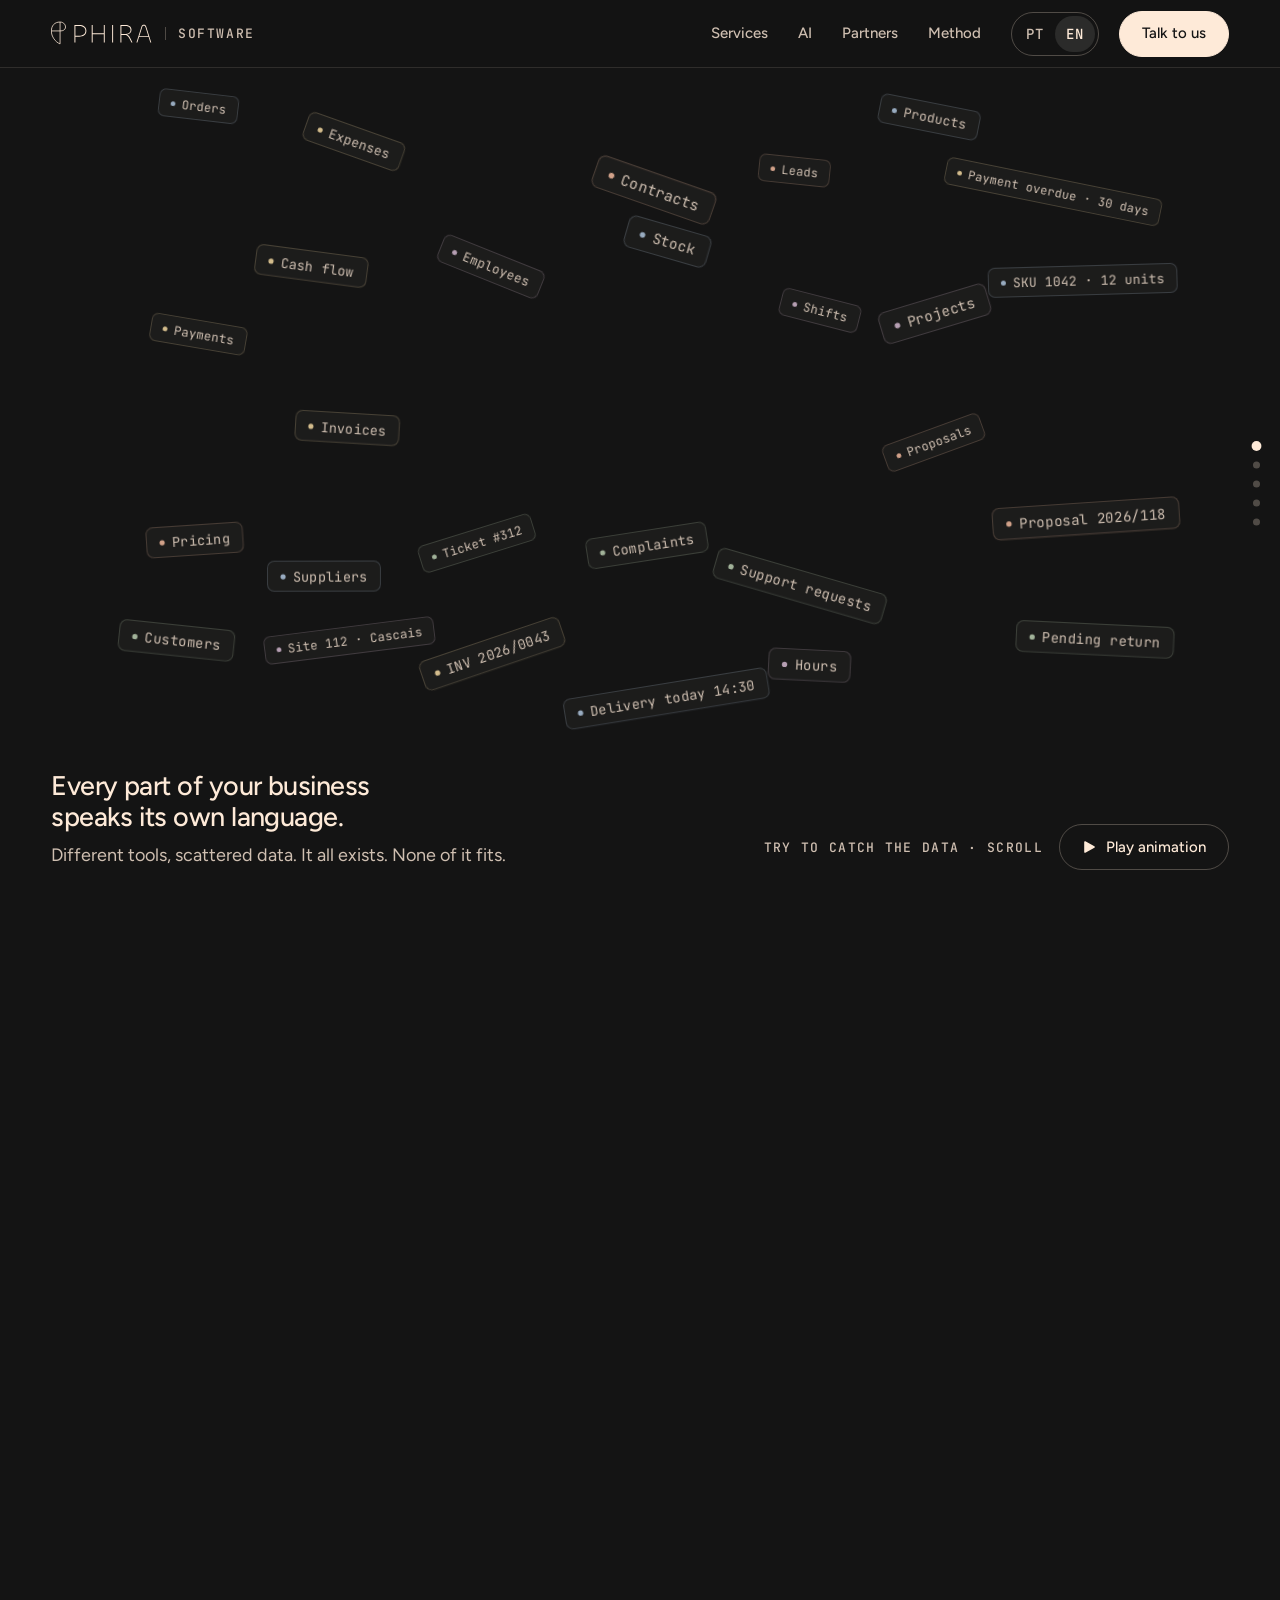
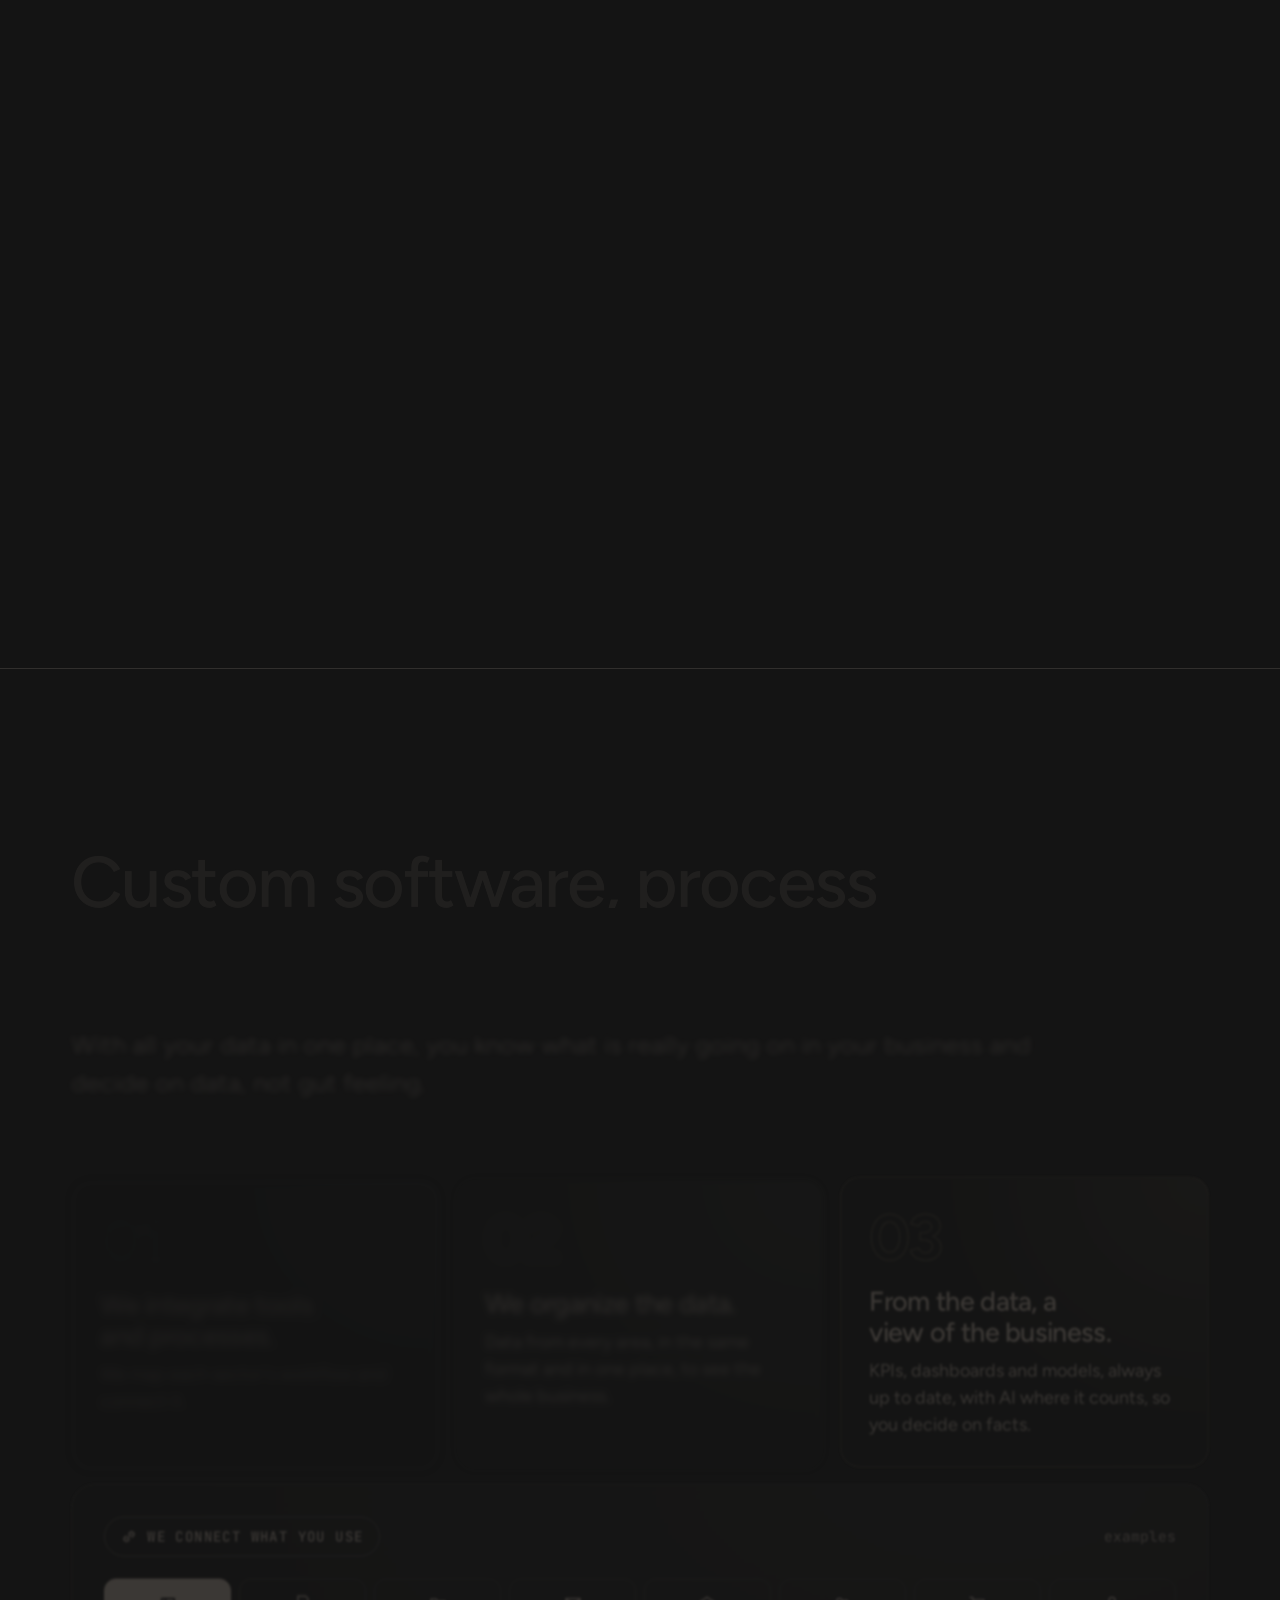
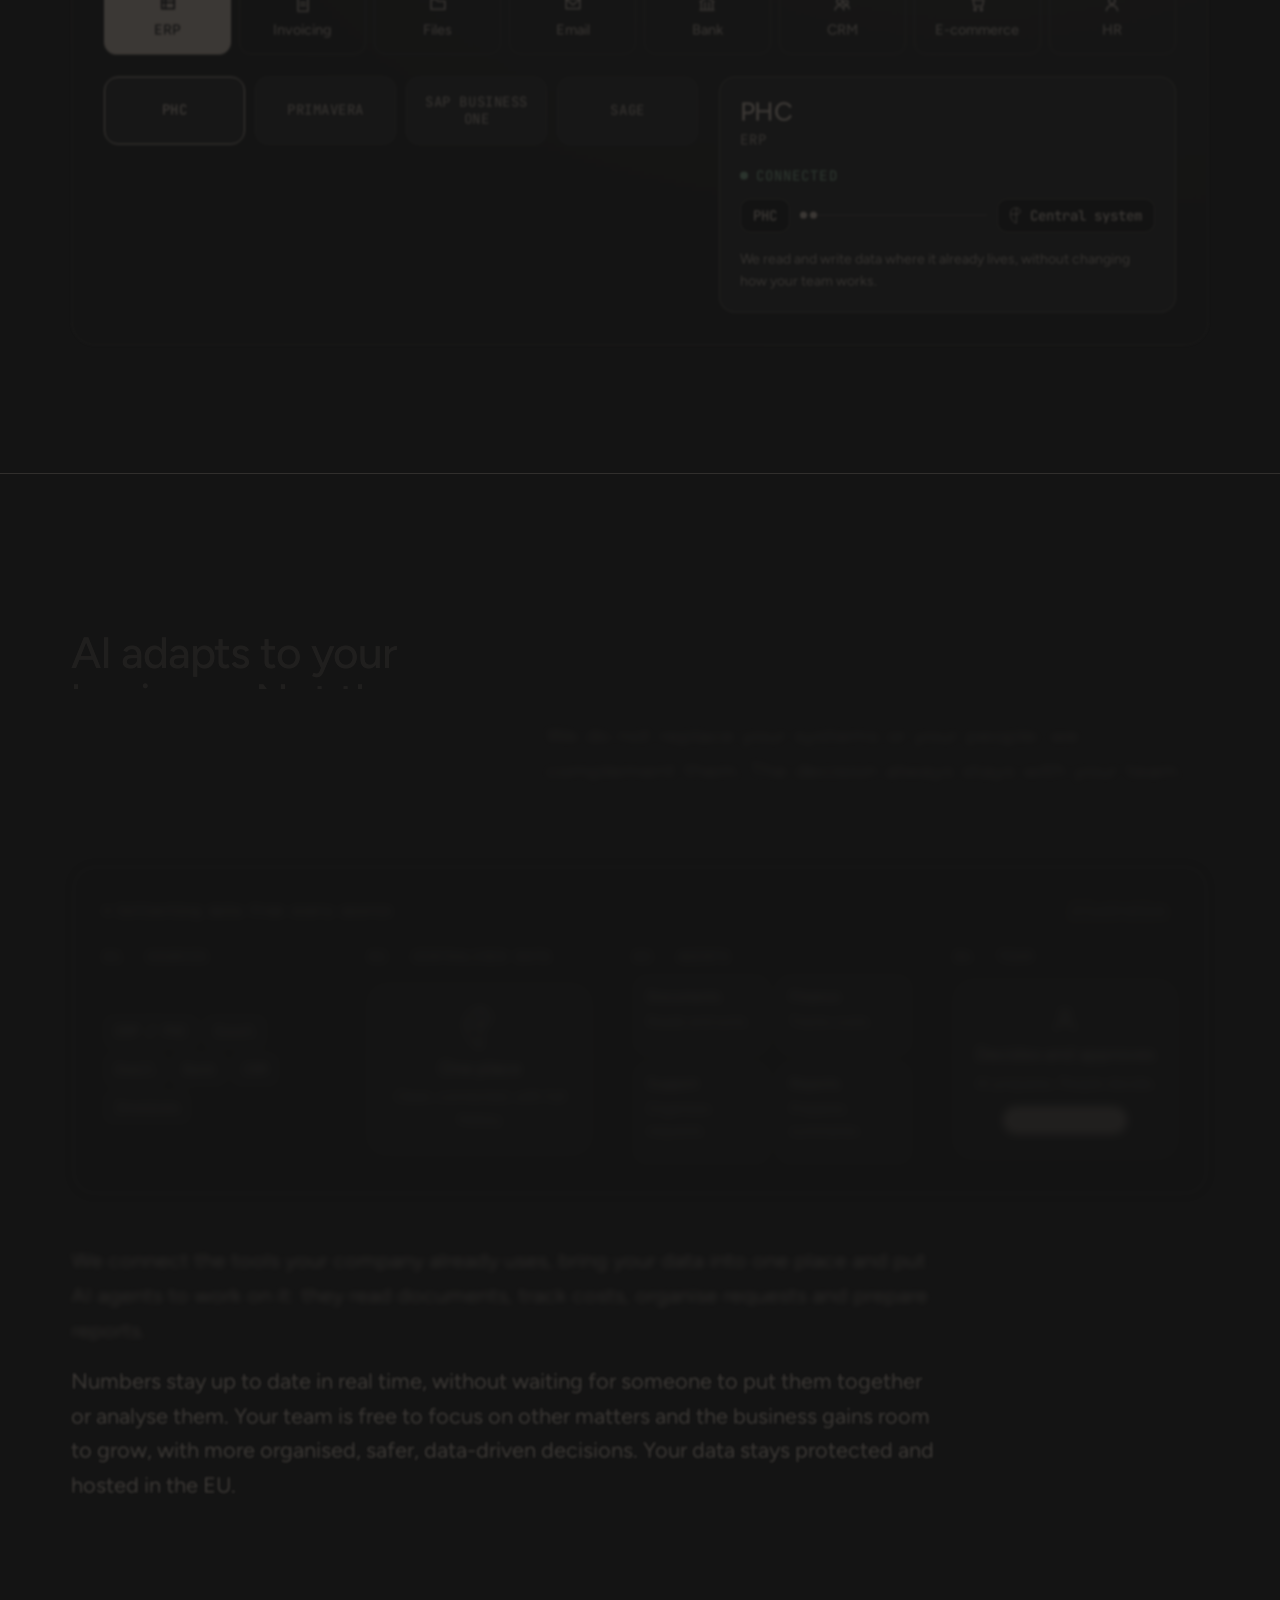
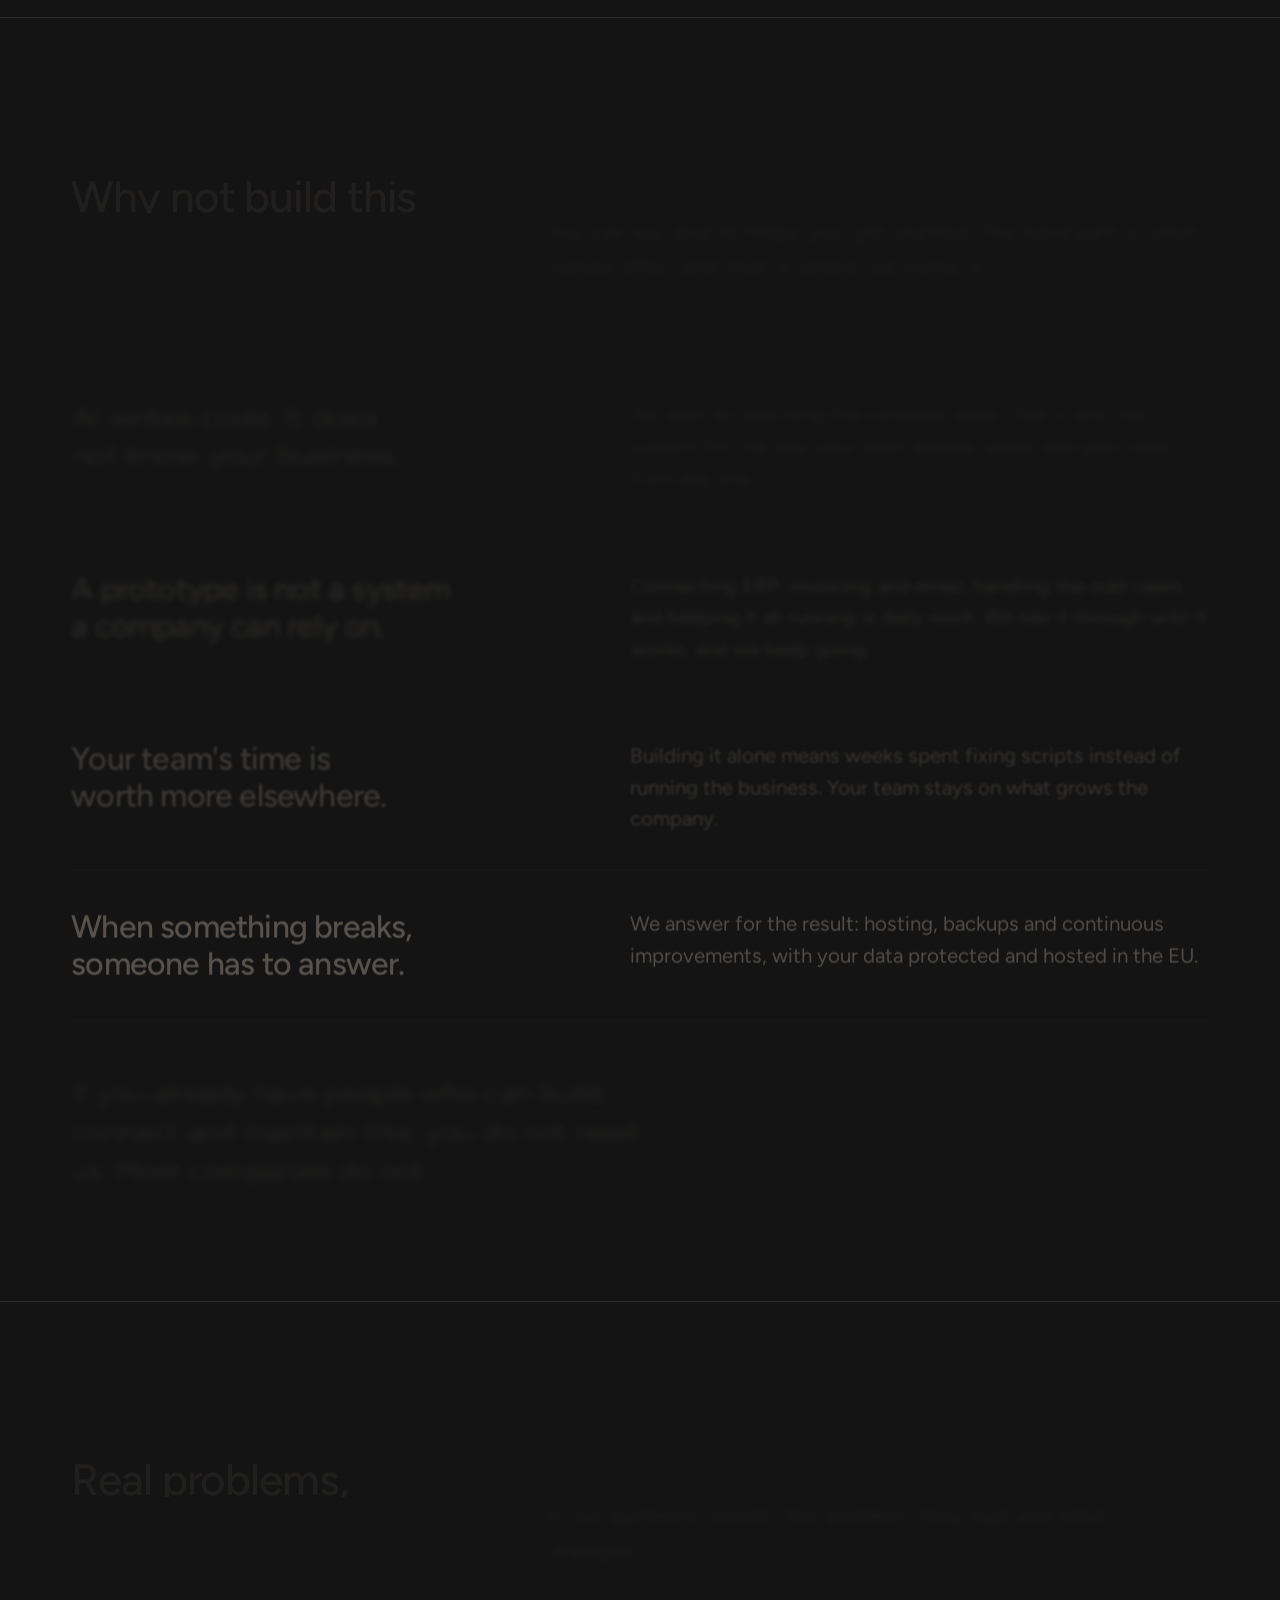
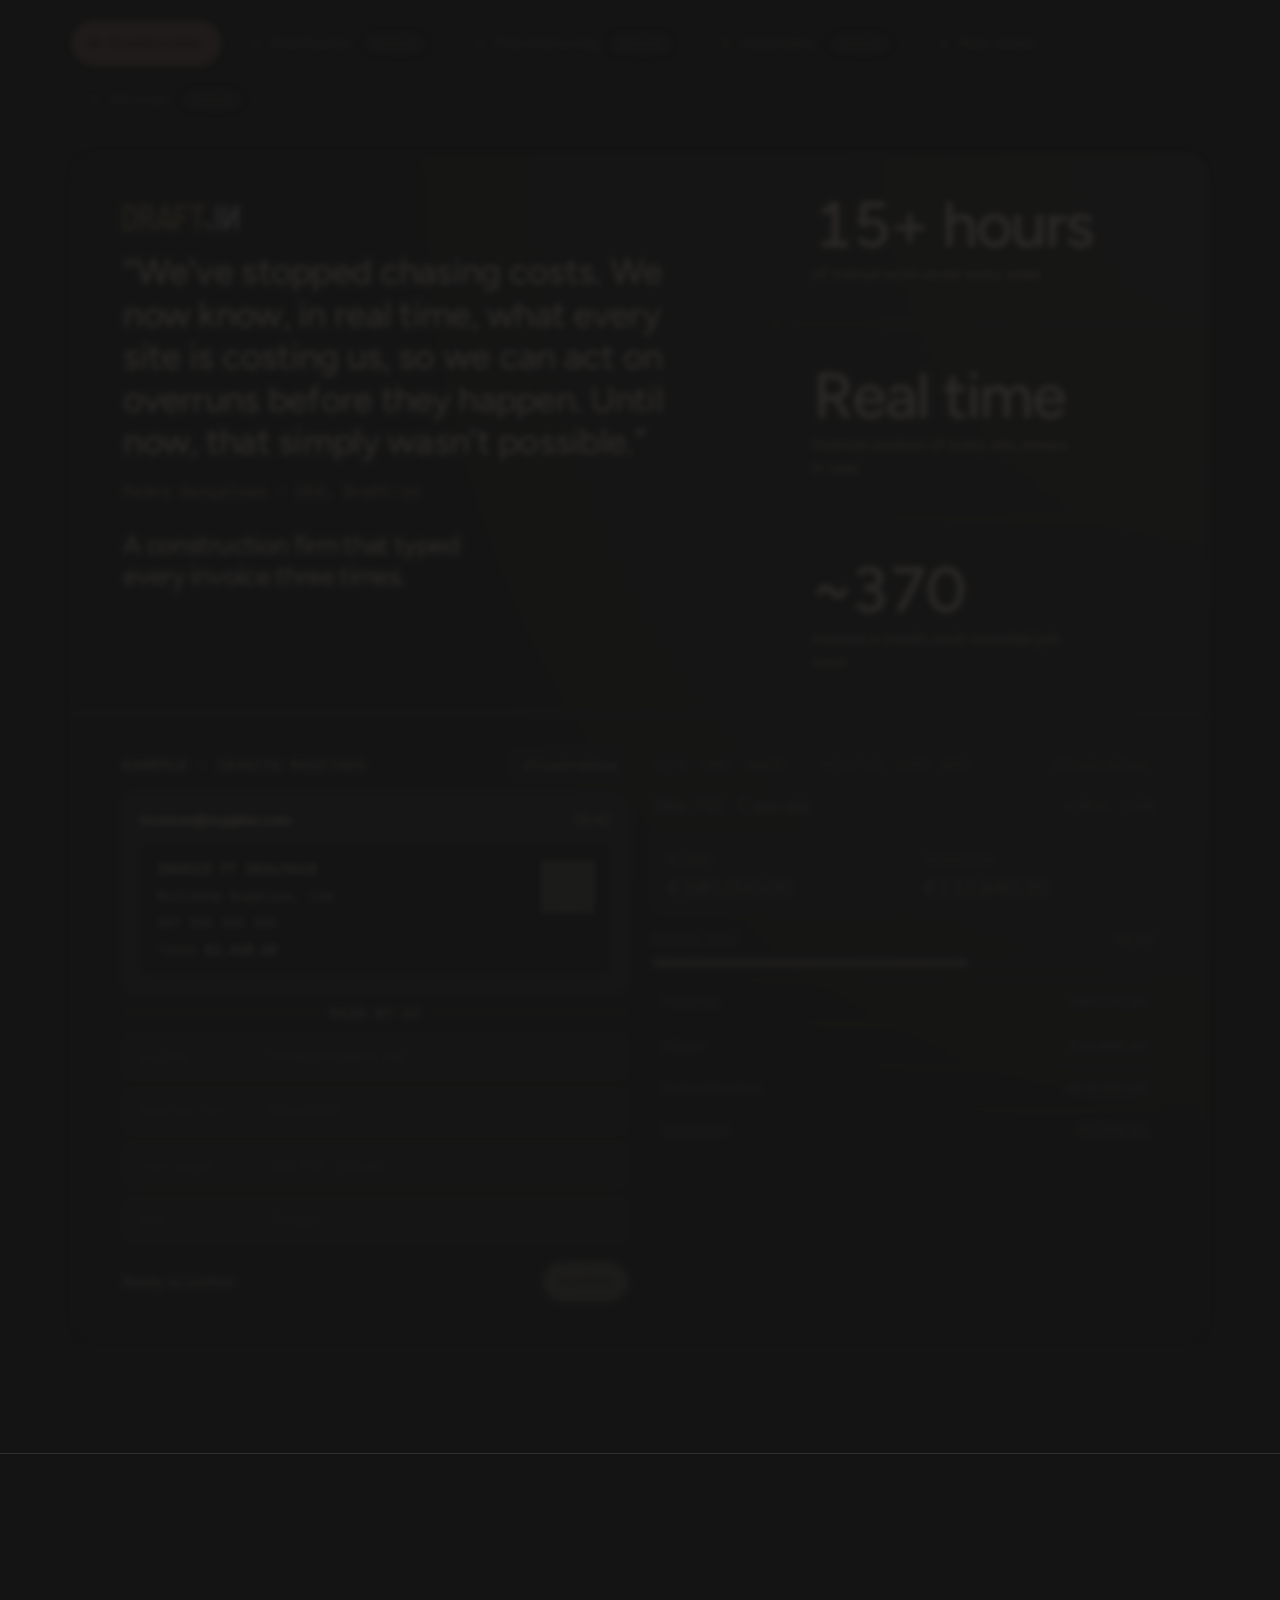
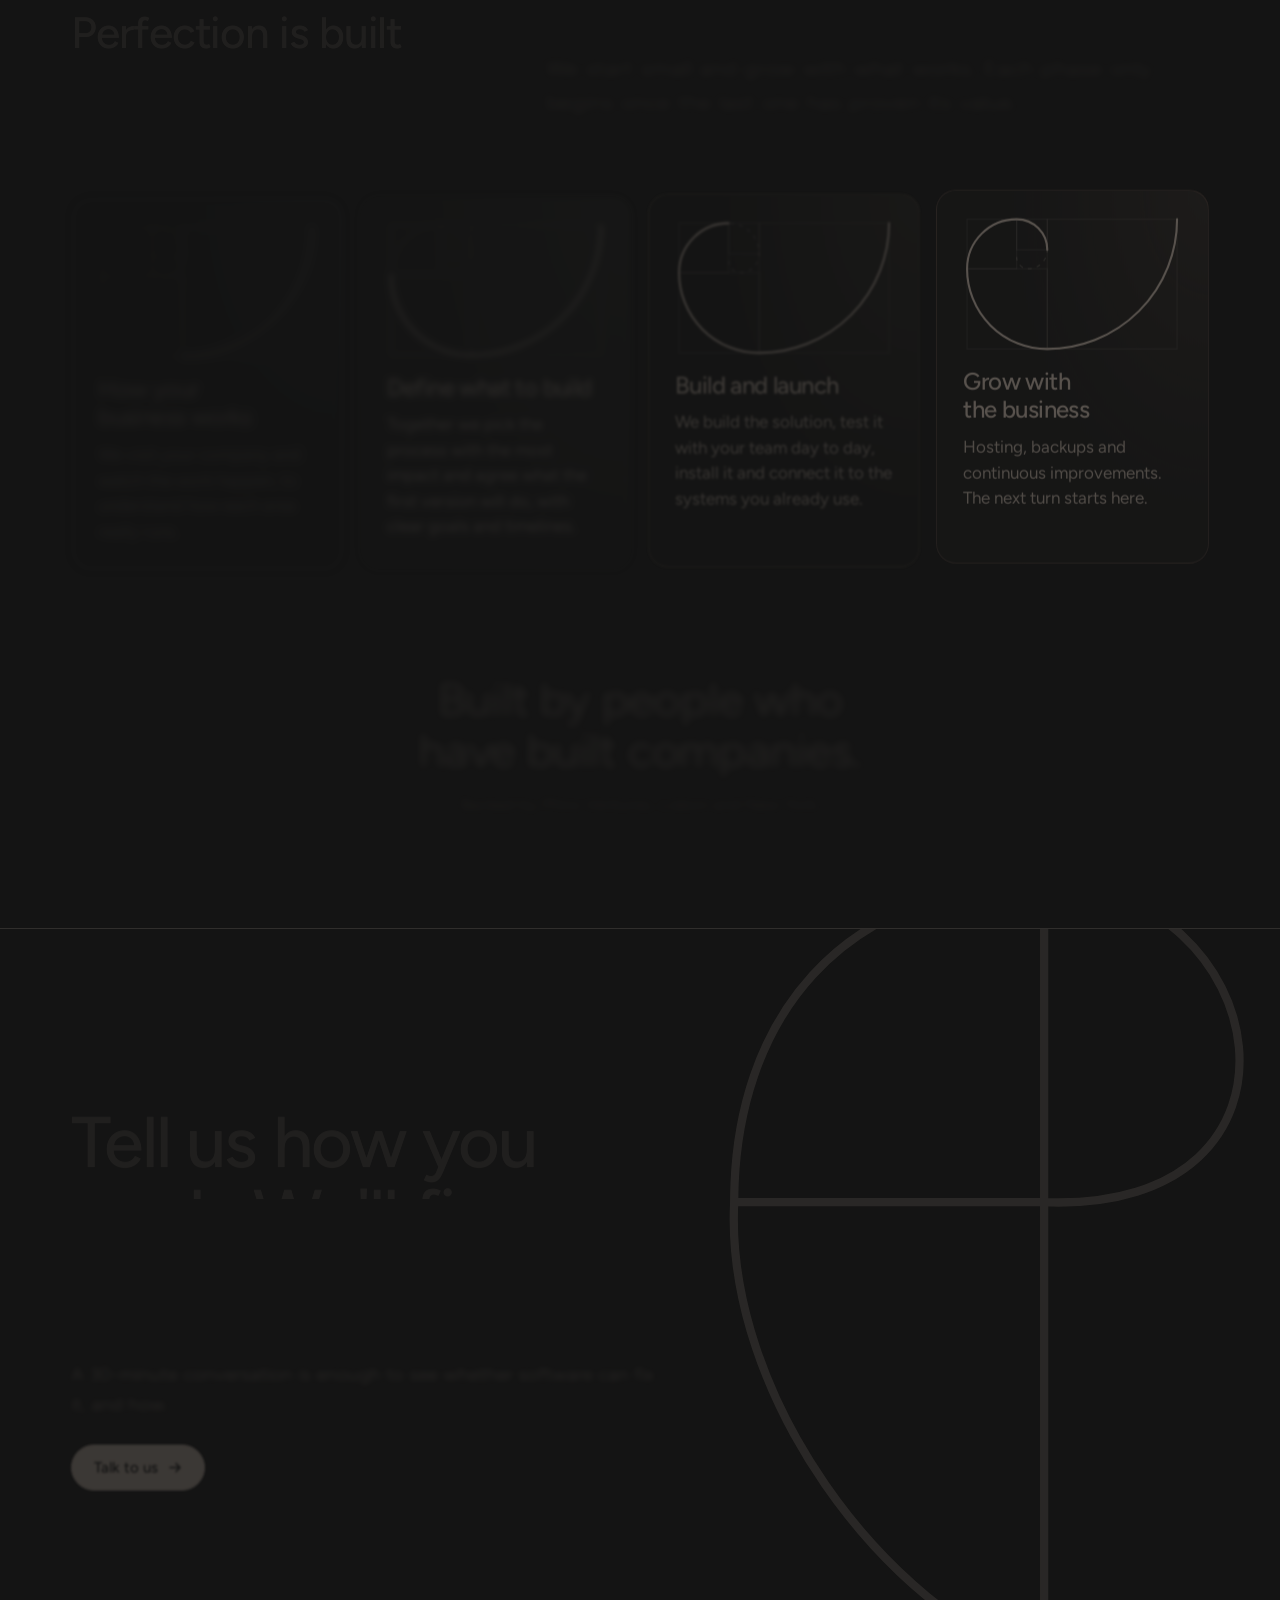
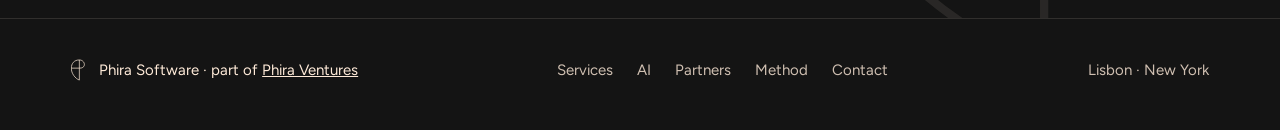
<file: index.html>
<!DOCTYPE html>
<html lang="pt-PT">
<head>
<meta charset="utf-8">
<title>Phira Software</title>
<meta http-equiv="refresh" content="0; url=prototypes/site/">
<link rel="canonical" href="prototypes/site/">
</head>
<body style="background:#141414;color:#feead8;font-family:system-ui,sans-serif">
<p><a href="prototypes/site/" style="color:#feead8">Abrir o site</a></p>
</body>
</html>
</file>
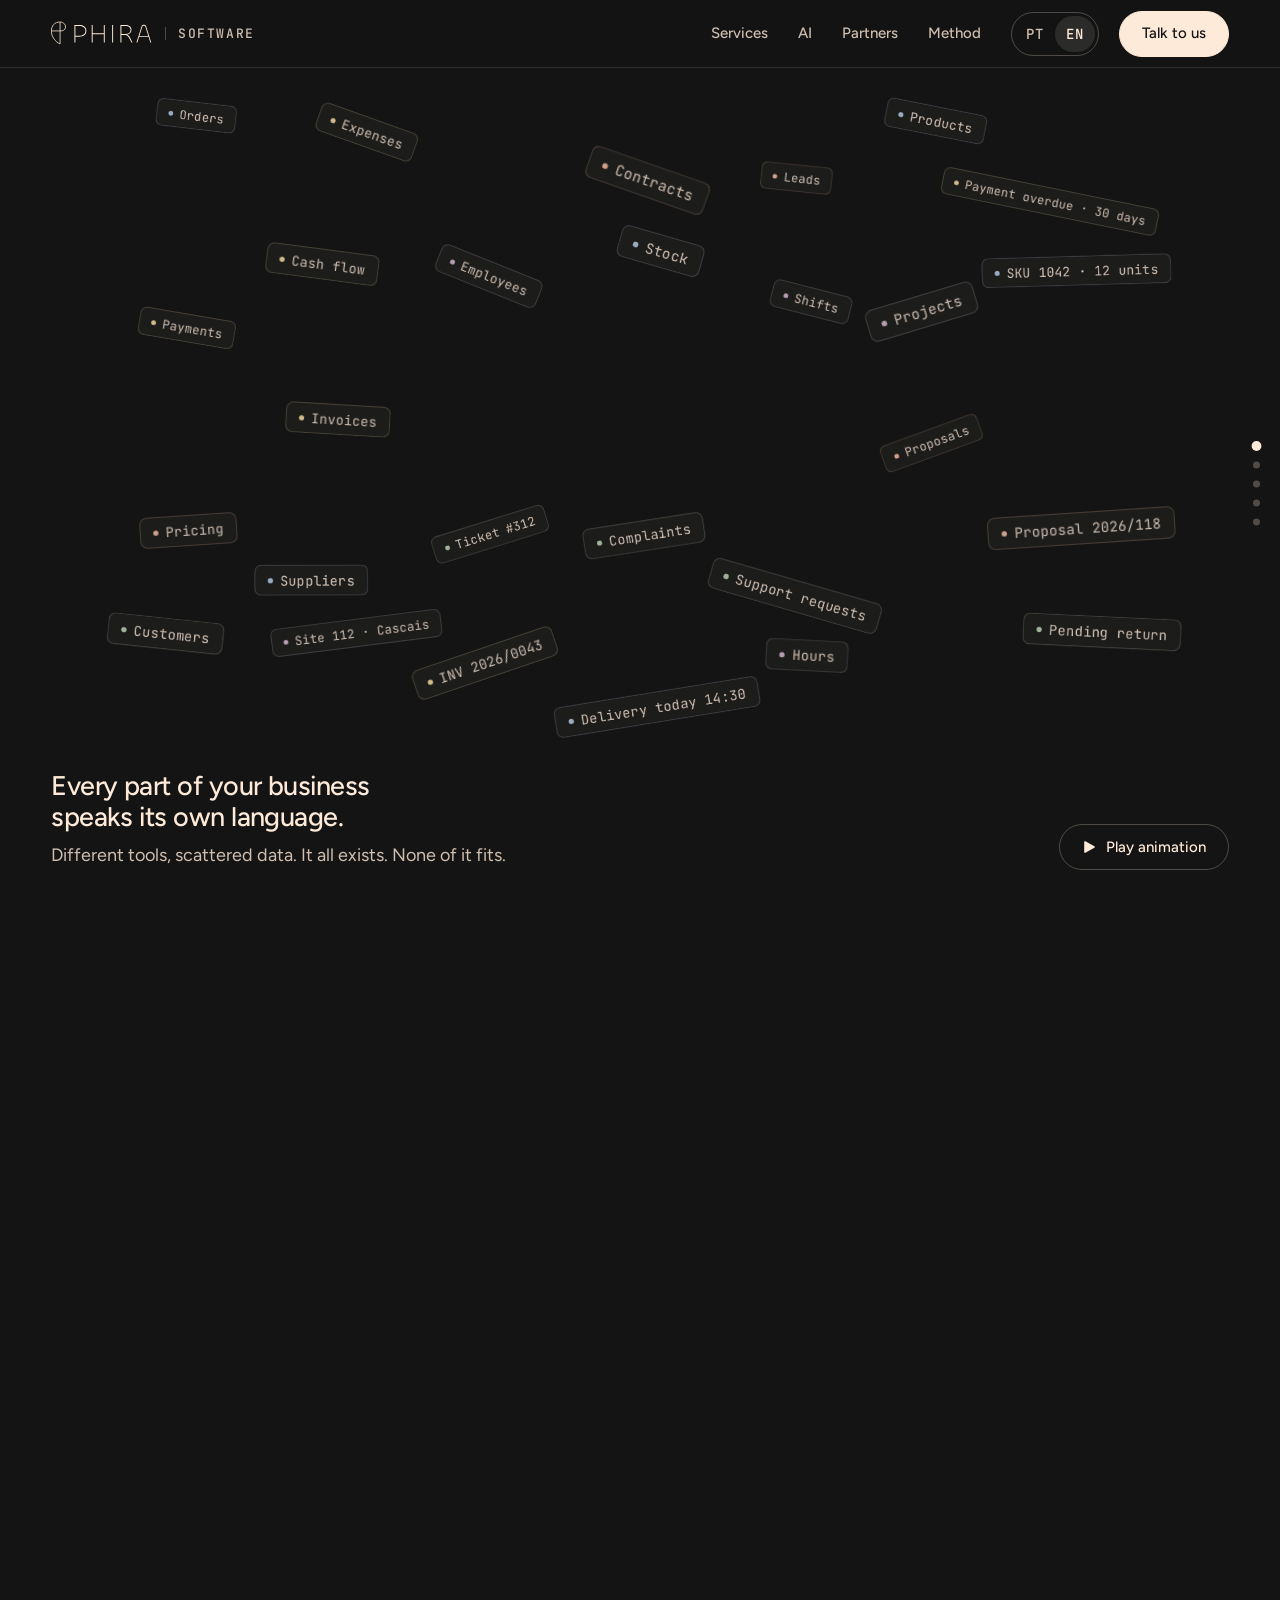
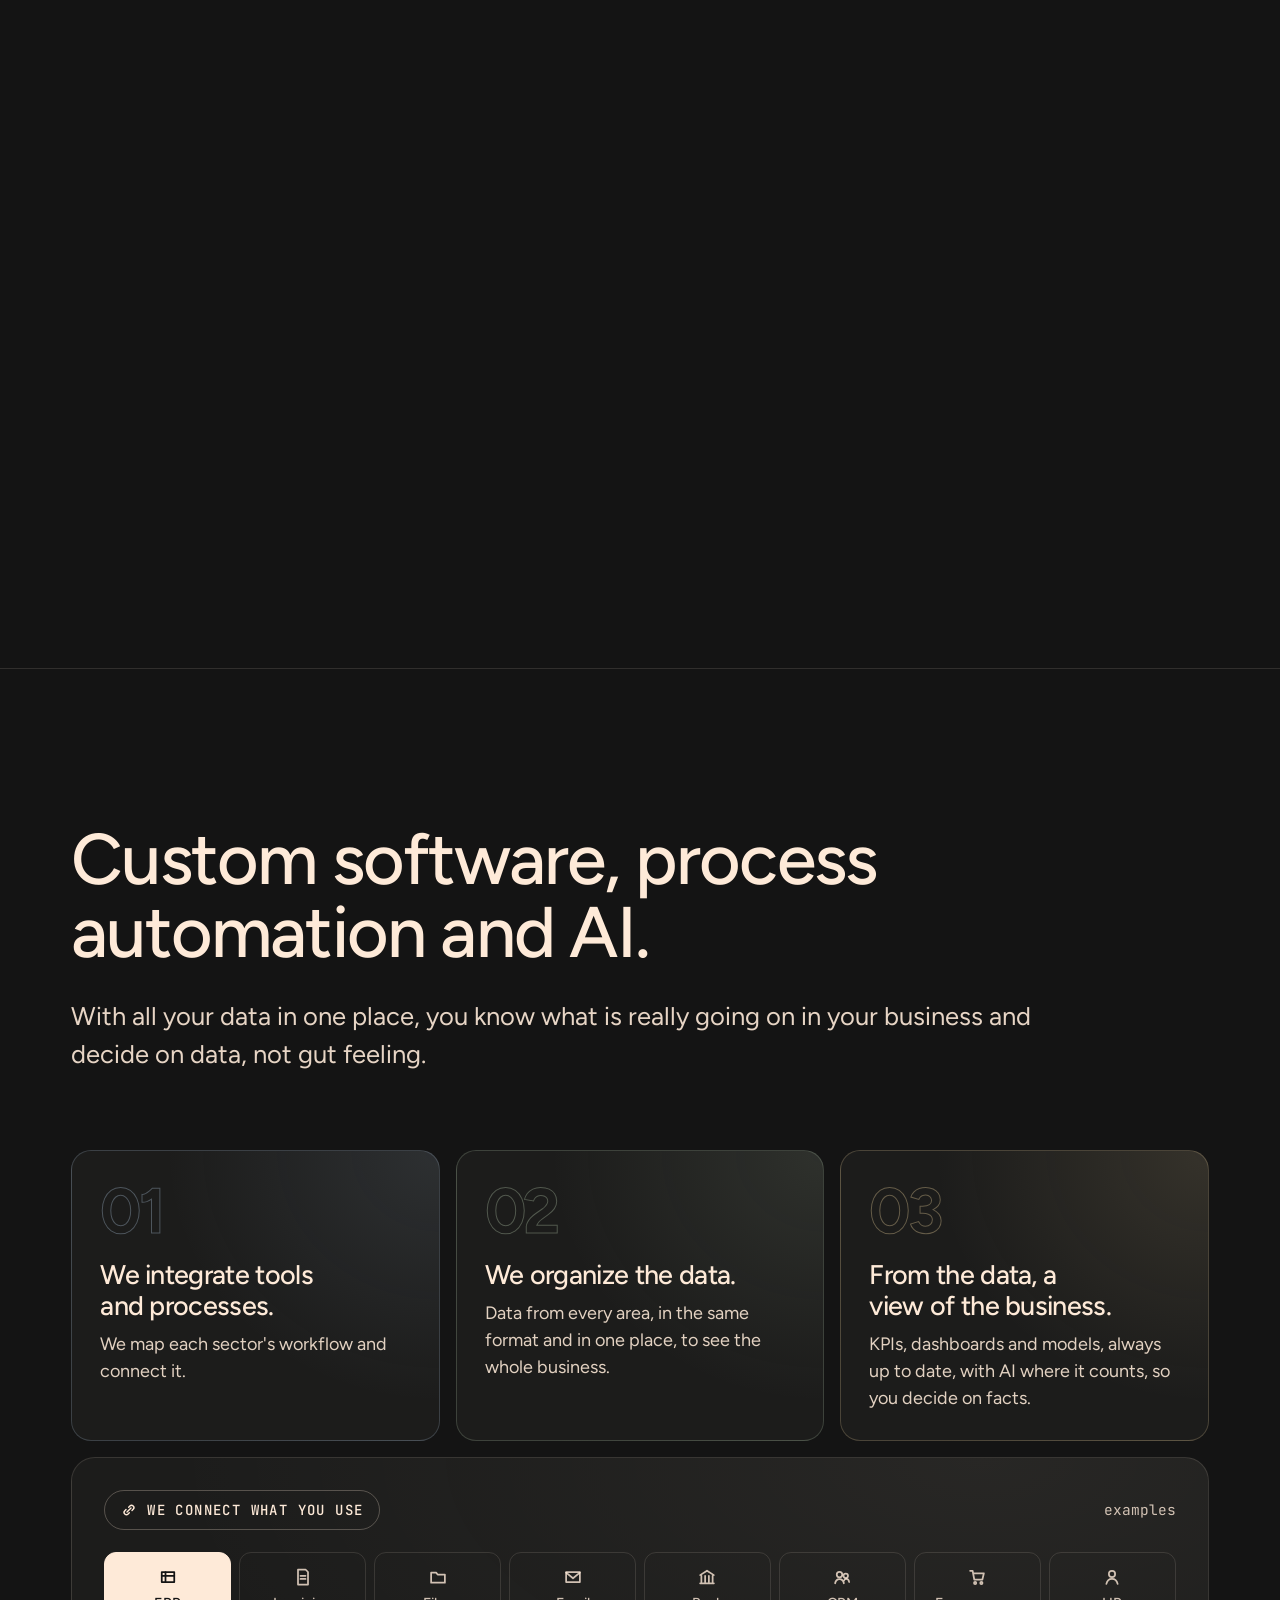
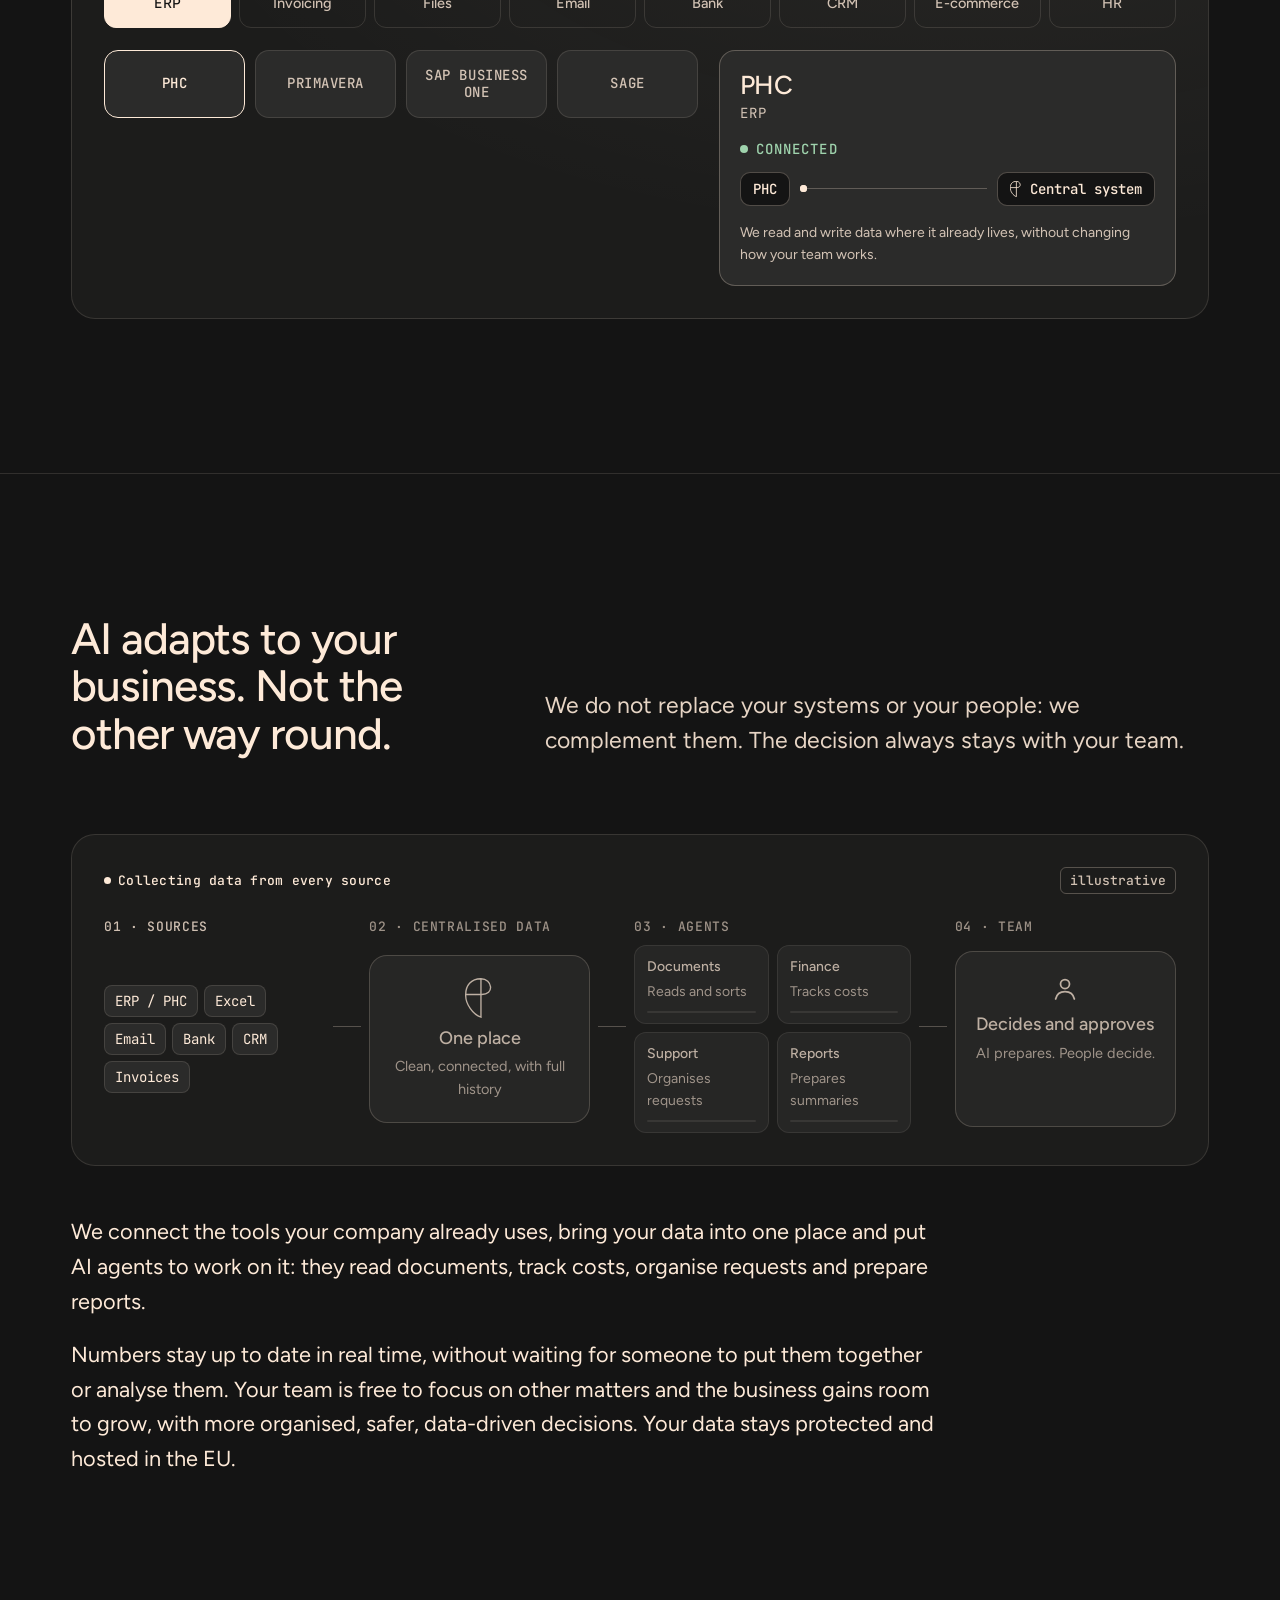
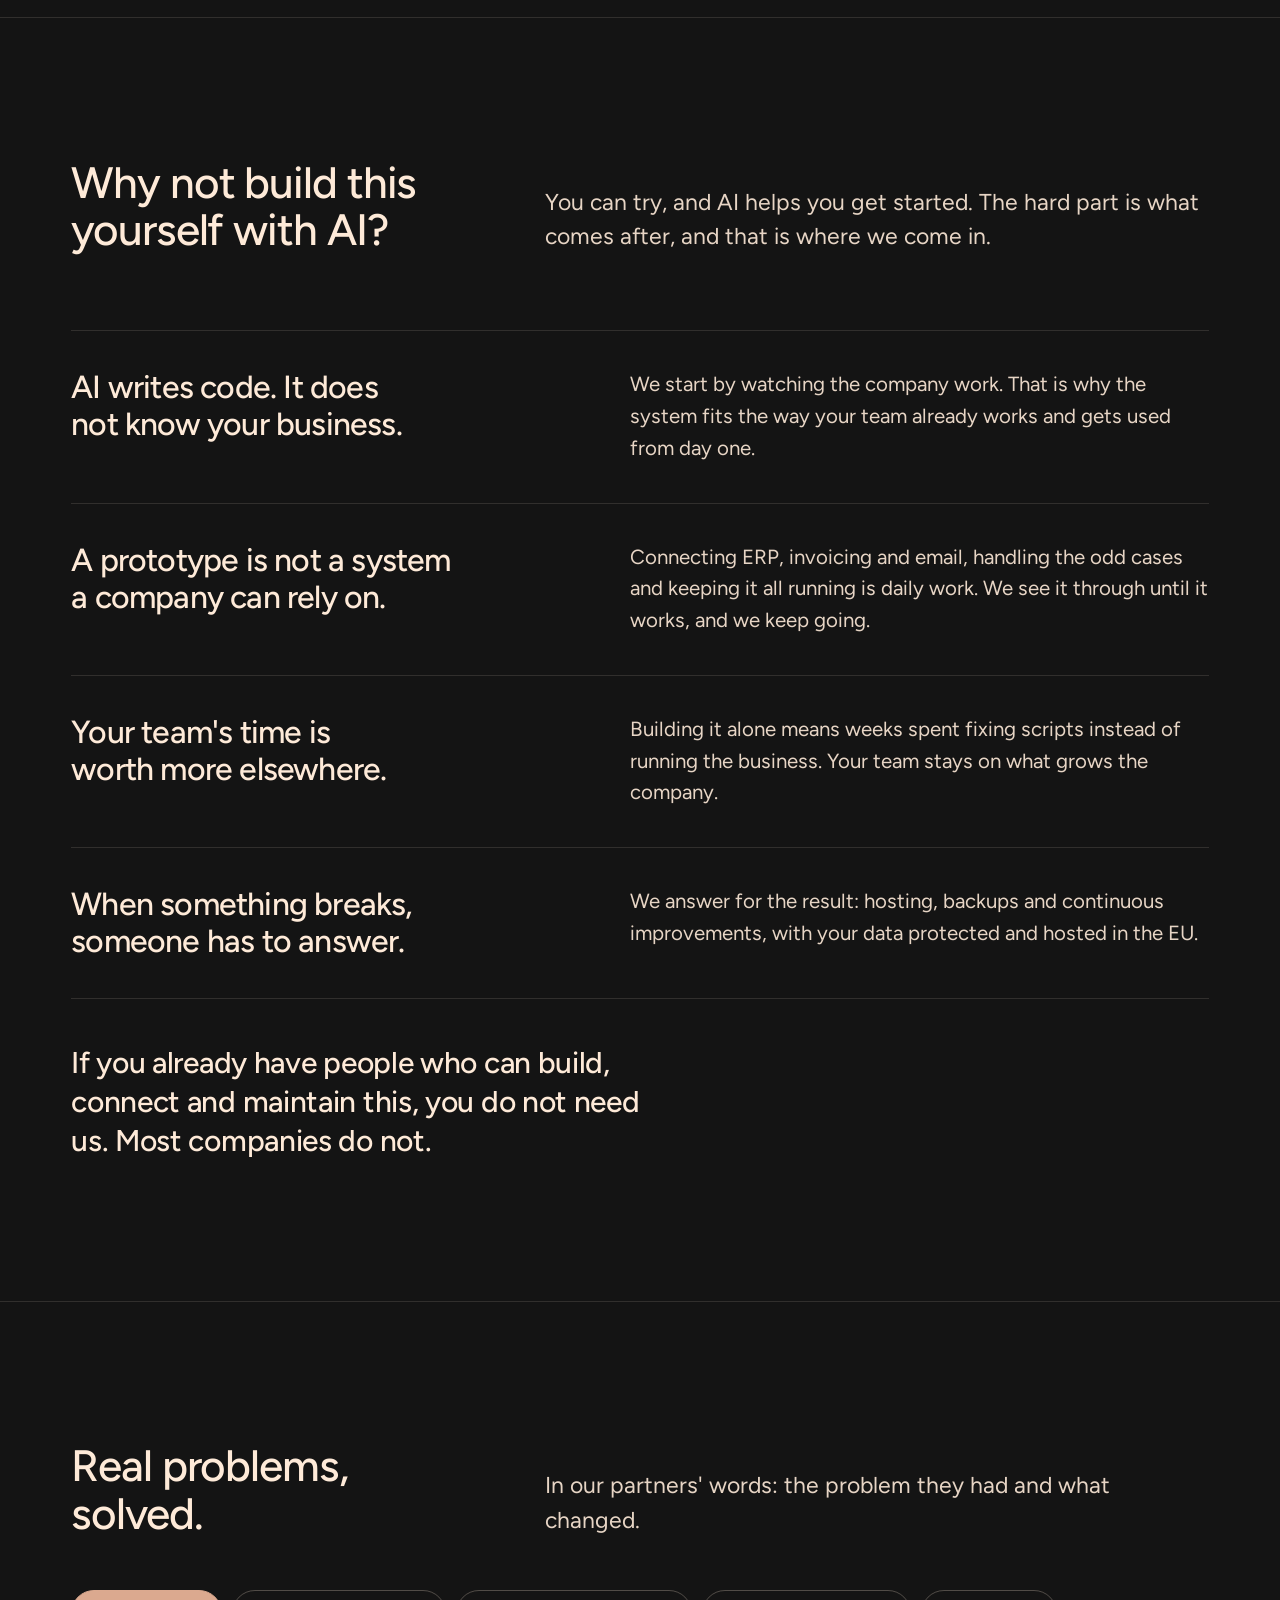
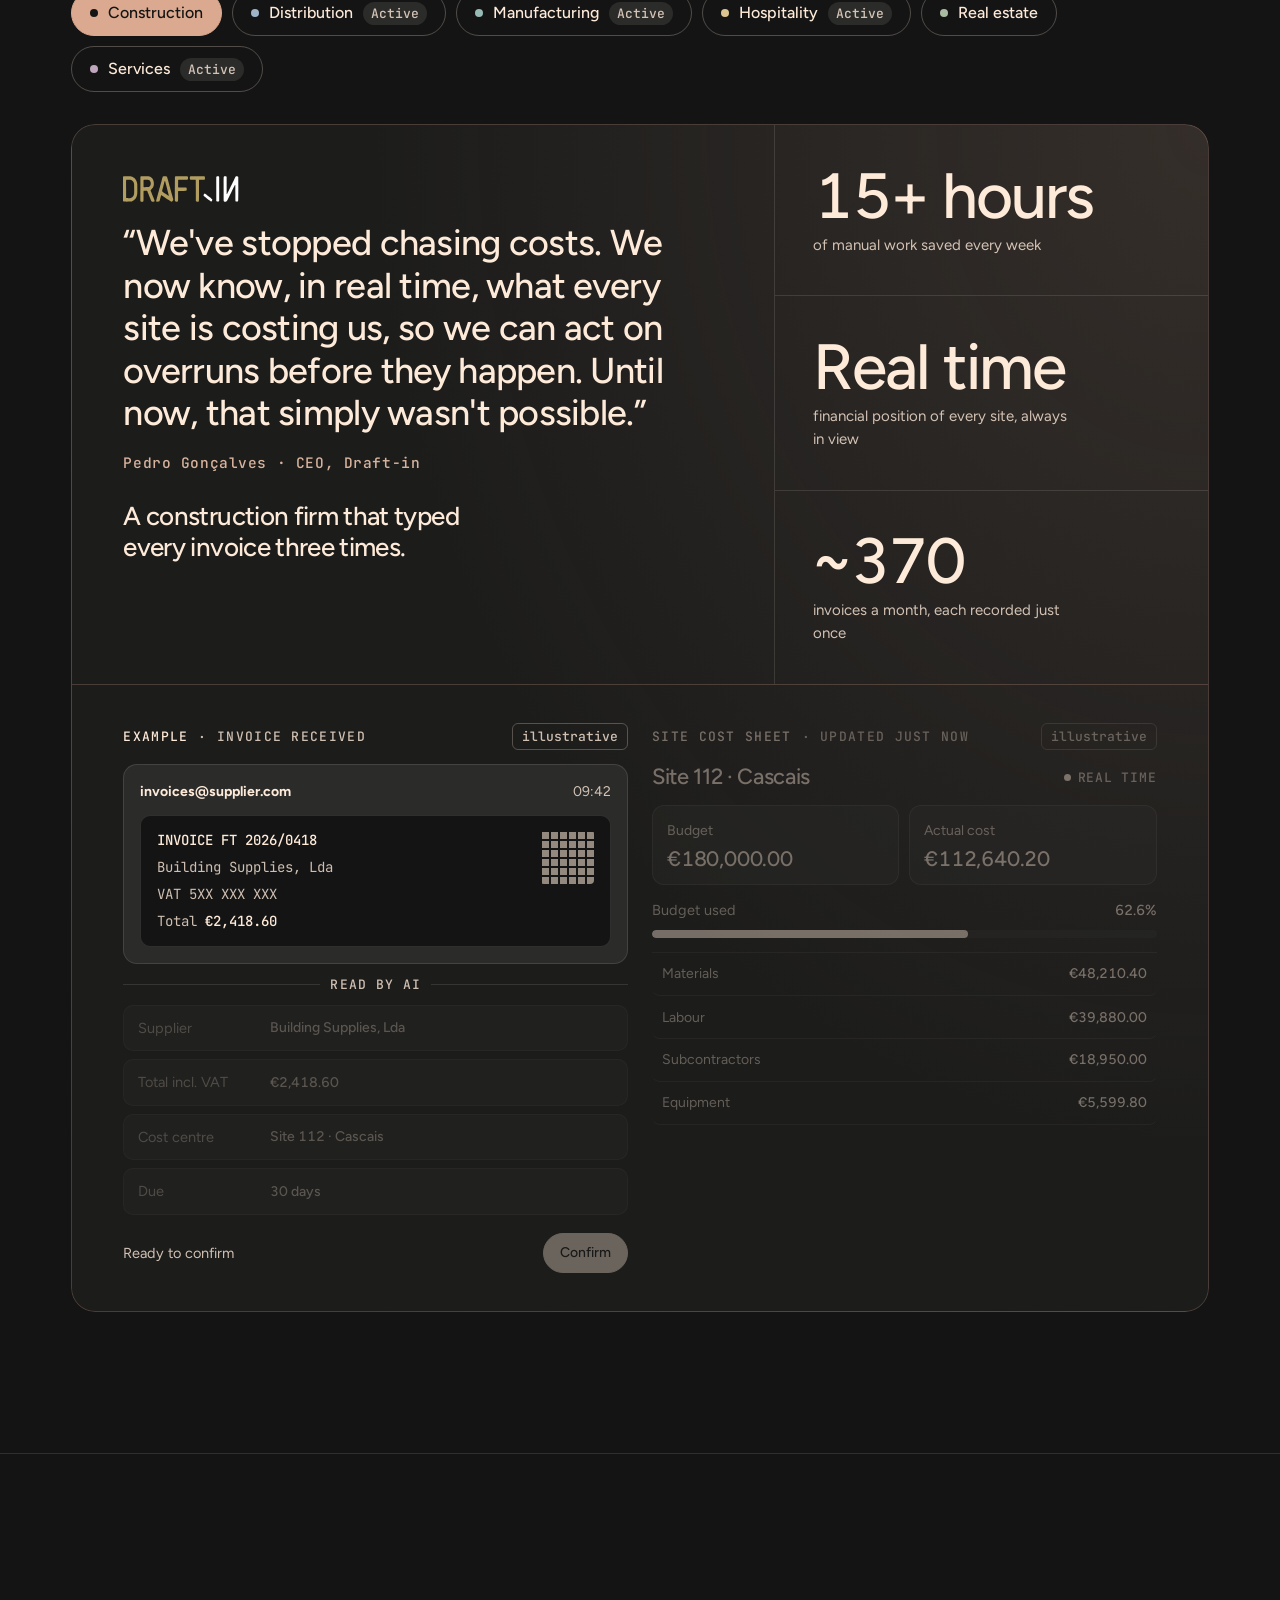
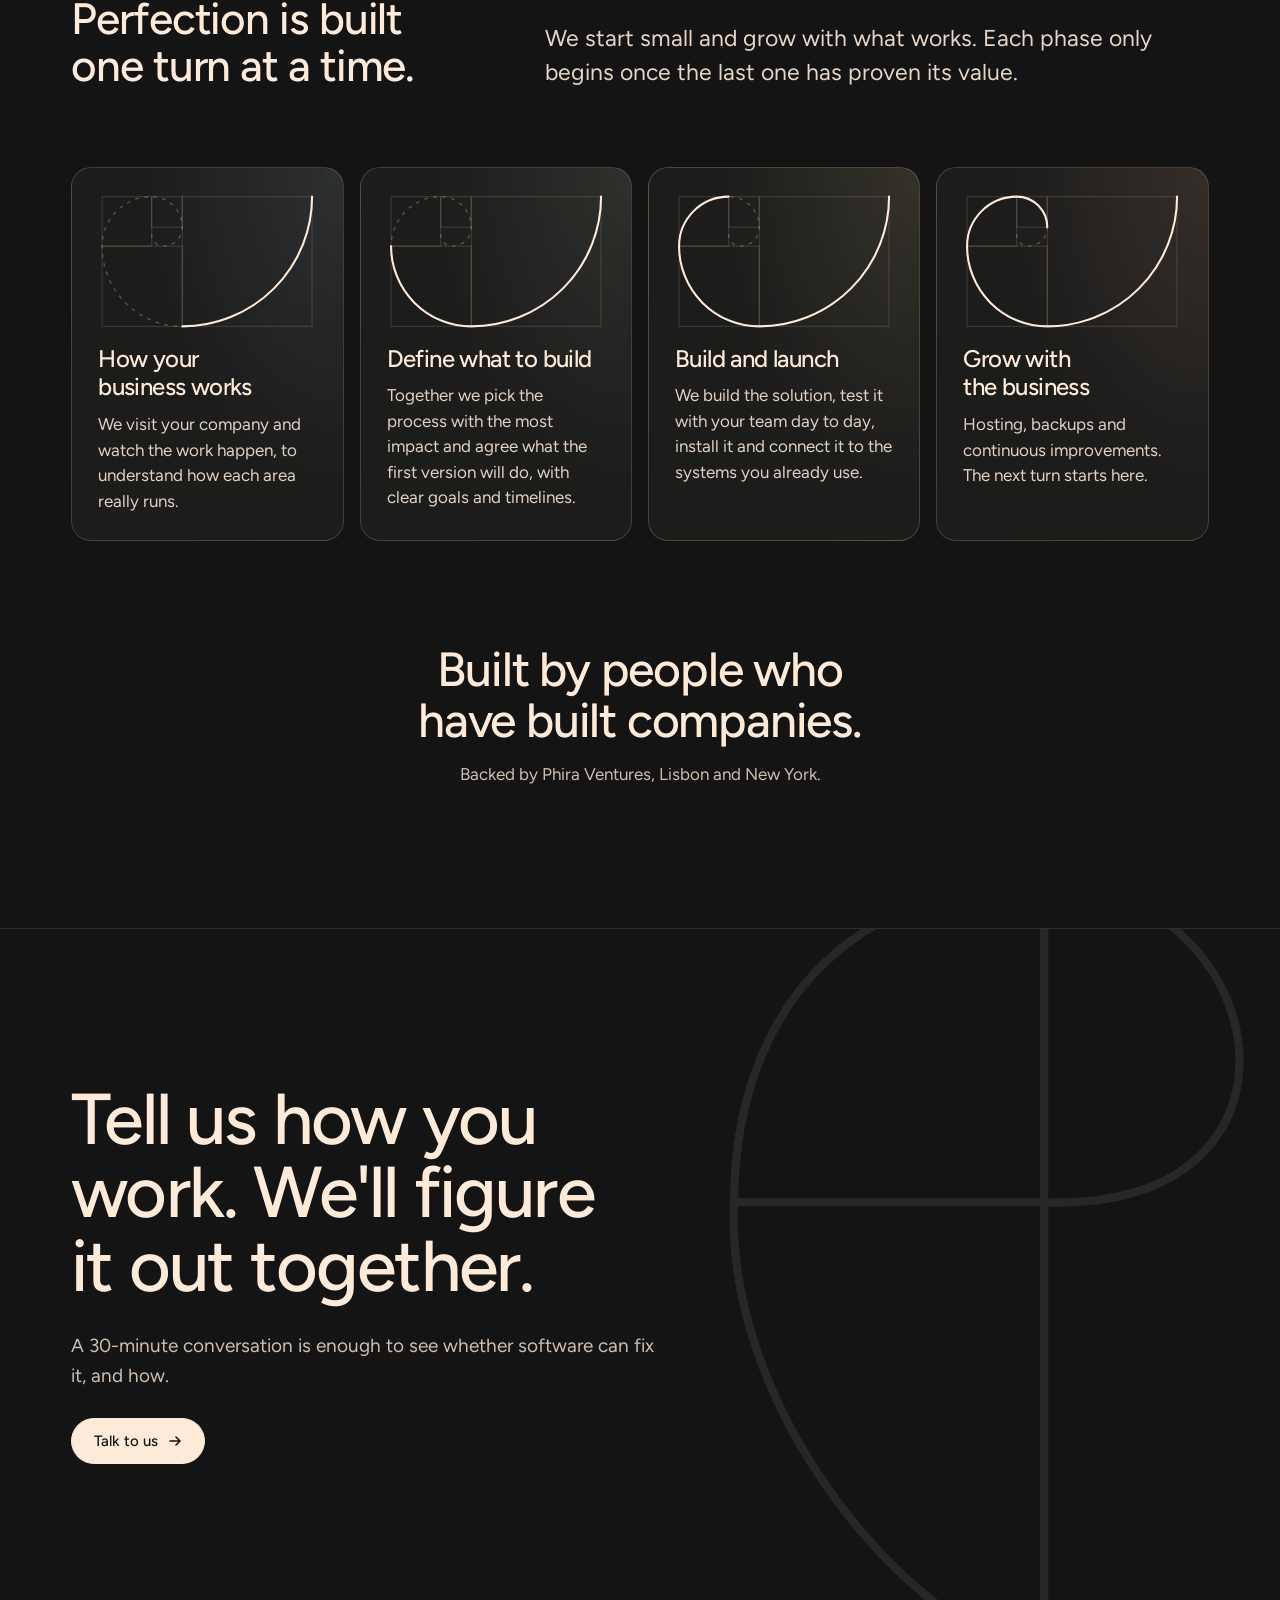
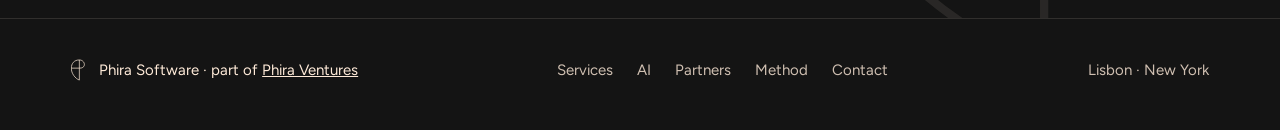
<file: prototypes/site/index.html>
<!DOCTYPE html>
<html lang="pt-PT">
<head>
<meta charset="utf-8">
<meta name="viewport" content="width=device-width, initial-scale=1">
<title>Software à medida e automação para PME | Phira</title>
<meta name="description" content="Ligamos o ERP, os Excels, o email e o banco a um só sistema e construímos por cima automações, painéis e agentes de IA. Lisboa.">
<!-- SEO: trocar DOMINIO pelo domínio final antes de publicar (ver README, secção 4) -->
<link rel="canonical" href="https://DOMINIO/pt/">
<link rel="alternate" hreflang="pt-PT" href="https://DOMINIO/pt/">
<link rel="alternate" hreflang="en" href="https://DOMINIO/en/">
<link rel="alternate" hreflang="x-default" href="https://DOMINIO/pt/">
<meta name="theme-color" content="#141414">
<meta property="og:type" content="website">
<meta property="og:site_name" content="Phira Software">
<meta property="og:locale" content="pt_PT">
<meta property="og:locale:alternate" content="en_GB">
<meta property="og:title" content="Software à medida e automação para PME | Phira">
<meta property="og:description" content="Ligamos o que a empresa já usa a um só sistema e construímos por cima automações, painéis e agentes de IA.">
<meta property="og:url" content="https://DOMINIO/pt/">
<meta property="og:image" content="https://DOMINIO/og/home-pt.png">
<meta name="twitter:card" content="summary_large_image">
<script type="application/ld+json">{"@context": "https://schema.org", "@type": "ProfessionalService", "name": "Phira Software", "url": "https://DOMINIO/pt/", "description": "Software à medida, automação de processos e inteligência artificial para PME.", "areaServed": "PT", "address": {"@type": "PostalAddress", "addressLocality": "Lisboa", "addressCountry": "PT"}, "parentOrganization": {"@type": "Organization", "name": "Phira Ventures", "url": "https://www.phira.ventures"}, "knowsAbout": ["Software à medida", "Automação de processos", "Integração PHC", "Inteligência artificial para PME", "Controlo de custos por obra"]}</script>
<link rel="preconnect" href="https://fonts.googleapis.com">
<link rel="preconnect" href="https://fonts.gstatic.com" crossorigin>
<!-- Fonte da marca: Satoshi (Fontshare). Figtree é só o substituto quando a Satoshi não carrega. -->
<link href="https://api.fontshare.com/v2/css?f[]=satoshi@400,500,700&display=swap" rel="stylesheet">
<link href="https://fonts.googleapis.com/css2?family=Figtree:wght@400;500;600;700&family=JetBrains+Mono:wght@400;500&display=swap" rel="stylesheet">
<style>
:root{
  /* Layout: tudo assenta na proporção 1:1,618; o hero conta a história com scroll e o resto do site segue o mesmo ritmo. */
  --bg:#141414;
  --surface:#1c1c1b;
  --surface-2:#2b2b2a;
  --text:#feead8;
  --dim:rgba(254,234,216,.80);
  --line:rgba(254,234,216,.12);
  --line-2:rgba(254,234,216,.26);
  --font-display:"Satoshi","Figtree",system-ui,sans-serif;
  --font-body:"Satoshi","Figtree",system-ui,sans-serif;
  --font-mono:"JetBrains Mono",ui-monospace,monospace;
  --t0:17px; --t1:27px; --t2:44px; --t3:72px;
  --nav:68px;
  --gutter:clamp(18px,4vw,56px);
  --max:1240px;
  color-scheme:dark;
}
*{box-sizing:border-box}
html{background:var(--bg);scroll-behavior:smooth}
body{margin:0;background:var(--bg);color:var(--text);font-family:var(--font-body);font-size:var(--t0);line-height:1.55;-webkit-font-smoothing:antialiased}
a{color:inherit}
:focus-visible{outline:2px solid var(--text);outline-offset:3px;border-radius:6px}
h1,h2,h3{font-family:var(--font-display);font-weight:500;letter-spacing:-.025em;text-wrap:balance;margin:0}
p{margin:0}
.wrap{max-width:var(--max);margin:0 auto;padding:0 var(--gutter)}
.eyebrow{display:flex;align-items:center;gap:10px;font:500 14px/1 var(--font-mono);letter-spacing:.1em;text-transform:uppercase;color:var(--dim)}
.eyebrow b{font-weight:500;color:var(--text)}
.section{padding:clamp(88px,11vw,168px) 0;border-top:1px solid var(--line)}
.section-head{display:grid;grid-template-columns:minmax(0,1fr) minmax(0,1.618fr);gap:32px 64px;align-items:end;margin-bottom:clamp(48px,6vw,88px)}
.section-head h2{font-size:clamp(34px,4.6vw,var(--t2));line-height:1.08}
.section-head .lead{color:rgba(254,234,216,.9);font-size:clamp(20px,1.9vw,23px);line-height:1.5;max-width:46ch}

/* navegação */
.nav{position:sticky;top:0;z-index:30;height:var(--nav);display:flex;align-items:center;gap:16px;padding:0 var(--gutter);background:rgba(20,20,20,.84);backdrop-filter:blur(12px);-webkit-backdrop-filter:blur(12px);border-bottom:1px solid var(--line)}
.brand{display:flex;align-items:center;gap:12px;text-decoration:none;color:var(--text)}
.brand svg{height:26px;width:auto}
.brand small{font:500 13px/1 var(--font-mono);letter-spacing:.12em;text-transform:uppercase;color:var(--dim);padding-left:12px;border-left:1px solid var(--line-2)}
.nav-links{display:flex;gap:30px;margin-left:auto;margin-right:14px}
.nav-links a{color:var(--dim);text-decoration:none;font-size:15px;font-weight:500;padding:8px 0;transition:color .2s}
.nav-links a:hover{color:var(--text)}
.lang{display:flex;border:1px solid var(--line-2);border-radius:999px;padding:3px;margin-right:4px}
.lang button{min-width:40px;min-height:36px;border:0;border-radius:999px;background:transparent;color:var(--dim);font:500 14px/1 var(--font-mono);letter-spacing:.06em;cursor:pointer}
.lang button[aria-pressed="true"]{background:var(--surface-2);color:var(--text)}
.btn{display:inline-flex;align-items:center;justify-content:center;gap:10px;min-height:46px;padding:0 22px;border-radius:999px;border:1px solid var(--text);background:var(--text);color:var(--bg);font:500 15px/1 var(--font-body);text-decoration:none;cursor:pointer;transition:background .2s,color .2s,border-color .2s}
.btn:hover{background:transparent;color:var(--text)}
.btn.ghost{background:transparent;color:var(--text);border-color:var(--line-2)}
.btn.ghost:hover{border-color:var(--text)}
.btn svg{width:14px;height:14px;fill:none;stroke:currentColor;stroke-width:1.6;stroke-linecap:round;stroke-linejoin:round}

/* ---------- hero: história fixa ---------- */
.story{position:relative;height:600vh}
.pane{position:sticky;top:var(--nav);height:calc(100vh - var(--nav));height:calc(100svh - var(--nav));display:grid;grid-template-rows:minmax(0,1fr) auto;overflow:hidden}
.stagewrap{min-height:0;display:grid;place-items:center;padding:18px var(--gutter) 0}
.stage{position:relative;width:min(100%,880px);aspect-ratio:1.618}
#art{position:absolute;inset:0;width:100%;height:100%;overflow:visible}
.sq{fill:rgba(254,234,216,.025);stroke:var(--line-2);stroke-width:1}
.spiral{fill:none;stroke:var(--text);stroke-linecap:round;stroke-linejoin:round;stroke-dasharray:1;stroke-dashoffset:1}
.phi{fill:none;stroke:var(--text);stroke-linecap:round;stroke-linejoin:round;stroke-dasharray:1;stroke-dashoffset:1}
.eye{fill:var(--text)}
.eye-ring{fill:none;stroke:var(--text);stroke-width:1}

.chip{position:absolute;left:0;top:0;display:flex;align-items:center;gap:7px;height:30px;padding:0 12px;border-radius:7px;background:var(--surface);border:1px solid var(--line);font:400 13px/1 var(--font-mono);color:var(--dim);white-space:nowrap;transform-origin:50% 50%;will-change:transform,opacity}
.chip::before{content:"";width:5px;height:5px;border-radius:50%;background:var(--text);opacity:.55;flex:none}
.label{position:absolute;left:0;top:0;display:flex;align-items:center;gap:8px;font:500 13px/1 var(--font-mono);letter-spacing:.08em;text-transform:uppercase;color:var(--text);white-space:nowrap;pointer-events:none}
.label svg{width:16px;height:16px;flex:none;fill:none;stroke:currentColor;stroke-width:1.4;stroke-linecap:round;stroke-linejoin:round}
.label{white-space:normal;line-height:1.25;align-items:flex-start}
.label.mini{font-size:12px;letter-spacing:.04em;gap:5px}
.label.mini svg{width:12px;height:12px}
.label.hide{display:none}

.card{position:absolute;left:0;top:0;width:260px;padding:14px;display:grid;gap:10px;border-radius:16px;background:var(--surface);border:1px solid var(--line-2);box-shadow:0 24px 60px rgba(0,0,0,.5);opacity:0;transform:scale(.001);will-change:transform,opacity;pointer-events:none}
.card-h{display:flex;justify-content:space-between;align-items:baseline;gap:8px;font:500 13px/1.2 var(--font-mono);letter-spacing:.08em;text-transform:uppercase}

.akpi{position:absolute;left:0;top:0;display:grid;gap:4px;align-content:start;opacity:0;pointer-events:none}
.akpi .v{font:500 var(--fs,28px)/1 var(--font-display);letter-spacing:-.02em;font-variant-numeric:tabular-nums}
.akpi .l{font:400 var(--fl,11px)/1.3 var(--font-mono);color:var(--dim)}
.akpi svg{width:100%;height:var(--sh,26px);margin-top:4px;overflow:visible}
.akpi svg{clip-path:inset(-4px calc((1 - var(--g,0))*100%) -4px -4px)}
.akpi svg path{fill:none;stroke:var(--text);stroke-width:1.4;stroke-linecap:round;stroke-linejoin:round;vector-effect:non-scaling-stroke}
.akpi .row{display:none;align-items:baseline;gap:8px;padding-top:8px;margin-top:4px;border-top:1px solid var(--line)}
.akpi .row b{font:500 var(--fr,16px)/1 var(--font-display);letter-spacing:-.01em;font-variant-numeric:tabular-nums;white-space:nowrap}
.akpi .row span{font:400 var(--fl,11px)/1.25 var(--font-mono);color:var(--dim)}
.akpi.n2 .row:nth-of-type(1),.akpi.n3 .row{display:flex}
.fdot{fill:var(--text)}
.tile.dec{flex-direction:column;align-items:flex-start;gap:4px;border-color:var(--line-2)}
.tile.dec span{font:500 12px/1 var(--font-mono);letter-spacing:.08em;text-transform:uppercase;color:var(--dim)}
.tile.dec b{font-size:14.5px;font-weight:500}
.card-h i{font-style:normal;letter-spacing:0;text-transform:none;color:var(--dim);font-size:12px}
.tile{display:flex;align-items:center;justify-content:space-between;gap:12px;padding:10px 12px;border-radius:10px;background:var(--surface-2);border:1px solid var(--line)}
.tile span{font-size:14.5px;font-weight:500;line-height:1.2}
.tile svg{width:84px;height:26px;flex:none;overflow:visible}
.tile svg.sm{width:26px}
.bar{fill:var(--text);transform-box:fill-box;transform-origin:50% 100%;transform:scaleY(var(--g,0))}
.spark{fill:none;stroke:var(--text);stroke-width:1.6;stroke-linecap:round;stroke-linejoin:round;stroke-dasharray:1;stroke-dashoffset:calc(1 - var(--g,0))}
.ring-bg{fill:none;stroke:var(--line-2);stroke-width:3}
.ring{fill:none;stroke:var(--text);stroke-width:3;stroke-linecap:round;stroke-dasharray:1;stroke-dashoffset:calc(1 - .72 * var(--g,0));transform:rotate(-90deg);transform-origin:50% 50%}

.captionbar{display:grid;grid-template-columns:minmax(0,1fr) auto;gap:24px;align-items:end;padding:20px var(--gutter) 30px;min-height:156px}
.captions{display:grid}
.cap{grid-area:1/1;opacity:0;visibility:hidden;transform:translateY(10px);transition:opacity .45s,transform .45s,visibility 0s .45s}
.cap.on{opacity:1;visibility:visible;transform:none;transition-delay:0s}
.cap .main{font-family:var(--font-display);font-weight:500;font-size:var(--t1);line-height:1.15;letter-spacing:-.02em;text-wrap:balance;max-width:34ch}
.cap h1{font-size:clamp(34px,4.8vw,var(--t2));line-height:1.04;max-width:22ch}
.cap .sub{margin-top:10px;color:var(--dim);font-size:18px;max-width:58ch}
.cap .btn{margin-top:16px}
.actions{display:flex;align-items:center;gap:16px}
#replay{white-space:nowrap}
.hint{font:500 13px/1 var(--font-mono);letter-spacing:.1em;text-transform:uppercase;color:var(--dim)}
.rail{position:absolute;right:clamp(6px,1.6vw,24px);top:50%;transform:translateY(-50%);display:flex;flex-direction:column;gap:12px}
.rail i{width:7px;height:7px;border-radius:50%;background:var(--line-2);transition:background .3s,transform .3s}
.rail i.on{background:var(--text);transform:scale(1.4)}

/* ---------- manifesto ---------- */
.manifesto{padding:clamp(96px,12vw,180px) 0;border-top:1px solid var(--line)}
.manifesto h2{font-size:clamp(36px,5.6vw,var(--t3));line-height:1.02;max-width:22ch}
.manifesto h2 em{font-style:normal;color:var(--dim)}
.offer{margin-top:clamp(48px,6vw,80px);display:grid;grid-template-columns:repeat(3,minmax(0,1fr));gap:0;border:1px solid var(--line);border-radius:20px;overflow:hidden}
.offer div{padding:28px 28px 32px;display:grid;gap:10px;align-content:start}
.offer div+div{border-left:1px solid var(--line)}
.offer .k{font:500 14px/1 var(--font-mono);letter-spacing:.1em;text-transform:uppercase;color:var(--dim)}
.offer h3{font-size:var(--t1);line-height:1.15}
.offer p{color:var(--dim);max-width:34ch}


/* manifesto: ligar → organizar → construir */
.man-lead{margin-top:28px;font-size:clamp(21px,2vw,26px);line-height:1.5;color:rgba(254,234,216,.9);max-width:60ch}
.steps3{margin-top:clamp(48px,6vw,80px);display:grid;grid-template-columns:repeat(3,minmax(0,1fr));gap:16px}
.step3{position:relative;display:grid;gap:10px;align-content:start;padding:28px;border-radius:20px;border:1px solid var(--line);background:var(--surface);overflow:hidden;min-height:250px}
.step3 .big{position:static;font:700 64px/1 var(--font-display);letter-spacing:-.04em;color:transparent;-webkit-text-stroke:1px var(--line-2);pointer-events:none;margin-bottom:6px}
.step3 .k{display:inline-grid;place-items:center;justify-self:start;height:30px;padding:0 12px;border-radius:999px;background:var(--text);color:var(--bg);font:500 14px/1 var(--font-mono);letter-spacing:.08em;text-transform:uppercase;margin-bottom:28px}
.step3 h3{font-size:var(--t1);line-height:1.15}
.step3 p{color:rgba(254,234,216,.88);font-size:18px;line-height:1.5;max-width:34ch}
.gains{margin-top:16px;display:grid;grid-template-columns:1.05fr 1fr;gap:clamp(24px,4vw,64px);align-items:center;padding:clamp(28px,4vw,48px);border-radius:24px;border:1px solid var(--line);background:var(--surface)}
.gains-k{font:500 14px/1 var(--font-mono);letter-spacing:.1em;text-transform:uppercase;color:var(--dim)}
.gains h3{margin-top:16px;font-size:clamp(28px,3.4vw,var(--t2));line-height:1.08}
.gains-sub{margin-top:16px;max-width:30ch;color:var(--dim);font-size:clamp(17px,1.6vw,20px);line-height:1.5}
.gains ul{list-style:none;margin:0;padding:0;display:grid;gap:12px}
.gains li{--tone:var(--slate);display:grid;grid-template-columns:10px 1fr;column-gap:14px;row-gap:4px;padding:16px 18px;border-radius:14px;border:1px solid color-mix(in srgb,var(--tone) 24%,transparent);background:color-mix(in srgb,var(--tone) 7%,transparent)}
.gains li:nth-child(2){--tone:var(--sage)} .gains li:nth-child(3){--tone:var(--sand)}
.gains li i{grid-row:1/3;width:8px;height:8px;margin-top:9px;border-radius:50%;background:var(--tone)}
.gains li b{font-weight:500;font-size:18px}
.gains li span{color:var(--dim)}
.connect{margin-top:16px;border-radius:24px;border:1px solid var(--line);background:radial-gradient(120% 140% at 80% 0%,rgba(254,234,216,.05),transparent 60%),var(--surface);padding:clamp(20px,3vw,32px);display:grid;gap:22px}
.connect-top{display:flex;justify-content:space-between;align-items:center;gap:12px}
.pill{display:inline-flex;align-items:center;gap:10px;height:40px;padding:0 16px;border-radius:999px;border:1px solid var(--line-2);font:500 14px/1 var(--font-mono);letter-spacing:.1em;text-transform:uppercase}
.pill svg{width:16px;height:16px;fill:none;stroke:currentColor;stroke-width:1.4;stroke-linecap:round}
.count-c{font:400 14.5px/1 var(--font-mono);color:var(--dim)}
.tabs{display:grid;grid-template-columns:repeat(8,minmax(0,1fr));gap:8px}
.tab{display:grid;justify-items:center;gap:8px;padding:14px 6px;border-radius:12px;border:1px solid var(--line);background:transparent;color:var(--dim);font:500 14.5px/1.2 var(--font-body);cursor:pointer;transition:background .3s,border-color .3s,color .3s}
.tab svg{width:20px;height:20px;fill:none;stroke:currentColor;stroke-width:1.4;stroke-linecap:round;stroke-linejoin:round}
.tab:hover{color:var(--text);border-color:var(--line-2)}
.tab[aria-selected="true"]{color:var(--bg);background:var(--text);border-color:var(--text)}
.connect-body{display:grid;grid-template-columns:minmax(0,1.3fr) minmax(0,1fr);gap:20px;align-items:stretch}
.tiles{display:grid;grid-template-columns:repeat(4,minmax(0,1fr));gap:10px;align-content:start}
.tile2{display:grid;justify-items:center;align-content:center;min-height:64px;gap:10px;padding:16px 8px;border-radius:14px;border:1px solid var(--line);background:var(--surface-2);font:500 14px/1.2 var(--font-mono);letter-spacing:.04em;text-align:center;text-transform:uppercase;color:var(--dim);animation:tileIn .5s cubic-bezier(.2,.7,.2,1) both;transition:border-color .3s,color .3s}
.tile2.on{border-color:var(--text);color:var(--text)}
@keyframes tileIn{from{opacity:0;transform:translateY(10px) scale(.96)}}
.c-detail{display:grid;gap:16px;align-content:start;padding:20px;border-radius:16px;border:1px solid var(--line-2);background:var(--surface-2)}
.c-row{display:flex;align-items:center;gap:14px}
.c-row b{display:block;font:500 26px/1.1 var(--font-display);letter-spacing:-.02em}
.c-cat{font:400 14px/1 var(--font-mono);color:var(--dim);text-transform:uppercase;letter-spacing:.08em}
.c-status{display:flex;align-items:center;gap:8px;font:500 14px/1 var(--font-mono);letter-spacing:.08em;text-transform:uppercase;color:#9fd3ad}
.c-status i{width:8px;height:8px;border-radius:50%;background:#9fd3ad}
.c-status.wait{color:var(--dim)}
.c-status.wait i{background:var(--dim);animation:pulse 1s infinite}
.c-flow{display:grid;grid-template-columns:auto minmax(30px,1fr) auto;align-items:center;gap:10px}
.c-node{display:inline-flex;align-items:center;gap:8px;height:34px;padding:0 12px;border-radius:10px;border:1px solid var(--line-2);background:var(--bg);font:500 14px/1 var(--font-mono);white-space:nowrap}
.c-node svg{height:16px;width:auto;fill:none;stroke:var(--text);stroke-width:6}
.c-line{position:relative;height:1px;background:var(--line-2)}
.c-line i{position:absolute;top:-3px;left:0;width:7px;height:7px;border-radius:50%;background:var(--text);animation:travel 1.4s ease-in-out infinite}
.c-line i+i{animation-delay:.7s}
.c-detail.wait .c-line i{animation:none;opacity:0}
.c-note{font-size:14px;color:var(--dim)}

/* IA: mais movimento em cada passo */
.flow.cycling .col.on .srcs li{animation:srcOn 2.4s ease both}
.flow.cycling .col.on .srcs li:nth-child(2){animation-delay:.15s}.flow.cycling .col.on .srcs li:nth-child(3){animation-delay:.3s}
.flow.cycling .col.on .srcs li:nth-child(4){animation-delay:.45s}.flow.cycling .col.on .srcs li:nth-child(5){animation-delay:.6s}.flow.cycling .col.on .srcs li:nth-child(6){animation-delay:.75s}
@keyframes srcOn{0%{border-color:var(--line);color:var(--dim)}20%,70%{border-color:var(--text);color:var(--text)}100%{border-color:var(--line)}}
.flow.cycling .col.on .core use{stroke-dasharray:420;animation:phiDraw 2s ease both}
@keyframes phiDraw{from{stroke-dashoffset:420}to{stroke-dashoffset:0}}
.agent .prog{display:block;height:2px;margin-top:6px;border-radius:2px;background:var(--line);overflow:hidden}
.agent .prog::after{content:"";display:block;height:100%;width:0;background:var(--text)}
.flow.cycling .col.on .agent .prog::after{animation:prog 1.6s ease-out both}
.flow.cycling .col.on .agent:nth-child(2) .prog::after{animation-delay:.2s}.flow.cycling .col.on .agent:nth-child(3) .prog::after{animation-delay:.4s}.flow.cycling .col.on .agent:nth-child(4) .prog::after{animation-delay:.6s}
@keyframes prog{to{width:100%}}
.ok{display:inline-flex;align-items:center;gap:6px;margin-top:6px;height:28px;padding:0 12px;border-radius:999px;background:var(--text);color:var(--bg);font:500 14px/1 var(--font-mono);letter-spacing:.04em;opacity:0;transform:scale(.8)}
.flow.cycling .col.on .ok{animation:okPop .5s .9s cubic-bezier(.3,1.6,.5,1) both}
.flow:not(.cycling) .ok{opacity:1;transform:none}
@keyframes okPop{to{opacity:1;transform:none}}
.flow-row .wire i+i{animation-delay:.6s}
@media (max-width:980px){
  .steps3{grid-template-columns:1fr}
  .gains{grid-template-columns:1fr}
  .step3{min-height:0}
  .tabs{grid-template-columns:repeat(4,minmax(0,1fr))}
  .connect-body{grid-template-columns:1fr}
}
@media (max-width:760px){
  .tiles{grid-template-columns:repeat(2,minmax(0,1fr))}
  .tab{font-size:14px;padding:12px 4px}
}
@media (prefers-reduced-motion:reduce){
  .tile2,.c-line i{animation:none}
}
/* ---------- áreas ---------- */
.areas{display:grid;grid-template-columns:repeat(3,minmax(0,1fr));gap:16px}
.area{position:relative;display:grid;grid-template-rows:auto auto 1fr;gap:14px;padding:28px;border-radius:20px;background:var(--surface);border:1px solid var(--line);min-height:300px;overflow:hidden;transition:border-color .3s,background .3s}
.area:hover{border-color:var(--line-2);background:#202020}
.area .ic{width:44px;height:44px;border-radius:12px;display:grid;place-items:center;border:1px solid var(--line-2)}
.area .ic svg{width:20px;height:20px;fill:none;stroke:var(--text);stroke-width:1.4;stroke-linecap:round;stroke-linejoin:round}
.area h3{font-size:24px;line-height:1.15}
.area p{color:var(--dim);font-size:16px;max-width:36ch}
.area ul{list-style:none;margin:6px 0 0;padding:0;display:flex;flex-wrap:wrap;gap:8px;align-self:end}
.area li{font:400 14px/1 var(--font-mono);padding:8px 10px;border-radius:8px;border:1px solid var(--line);color:var(--dim)}
.area .arc{position:absolute;right:-1px;bottom:-1px;width:96px;height:96px;pointer-events:none;opacity:.5;transition:opacity .3s}
.area:hover .arc{opacity:1}
.area .arc path{fill:none;stroke:var(--line-2);stroke-width:1}

/* ---------- IA ---------- */
.ai-grid{display:grid;grid-template-columns:minmax(0,1fr) minmax(0,1fr);gap:clamp(32px,5vw,72px);align-items:start}
.uses{list-style:none;margin:0;padding:0;border-top:1px solid var(--line)}
.uses li{display:grid;grid-template-columns:56px minmax(0,1fr);gap:16px;padding:22px 0;border-bottom:1px solid var(--line)}
.uses .n{font:500 14px/1.9 var(--font-mono);color:var(--dim)}
.uses h3{font-size:22px;line-height:1.2;margin-bottom:6px}
.uses p{color:var(--dim);font-size:16px;max-width:44ch}
.principles{display:flex;flex-wrap:wrap;gap:10px;margin-top:28px}
.principles span{display:inline-flex;align-items:center;gap:8px;padding:10px 14px;border-radius:999px;border:1px solid var(--line-2);font-size:14px;font-weight:500}
.principles svg{width:14px;height:14px;fill:none;stroke:currentColor;stroke-width:1.8;stroke-linecap:round;stroke-linejoin:round}

.demo{position:sticky;top:calc(var(--nav) + 32px);border-radius:24px;background:var(--surface);border:1px solid var(--line);padding:20px;display:grid;gap:14px}
.demo-top{display:flex;justify-content:space-between;align-items:center;gap:12px}
.demo-top .eyebrow{font-size:13px}
.tag{font:500 13px/1 var(--font-mono);padding:6px 9px;border-radius:6px;border:1px solid var(--line-2);color:var(--dim)}
.mail{border-radius:14px;background:var(--surface-2);border:1px solid var(--line);padding:16px;display:grid;gap:12px}
.mail-h{display:flex;justify-content:space-between;gap:12px;font-size:14px}
.mail-h span{color:var(--dim)}
.inv{position:relative;border-radius:10px;background:var(--bg);border:1px solid var(--line);padding:14px 16px;display:grid;grid-template-columns:minmax(0,1fr) auto;gap:6px 16px;font:400 14px/1.5 var(--font-mono);color:var(--dim);overflow:hidden}
.inv b{font-weight:500;color:var(--text)}
.inv .qr{grid-row:1/span 4;grid-column:2;width:54px;height:54px;border-radius:4px;background:
  conic-gradient(from 90deg at 2px 2px,var(--text) 25%,transparent 0) 0 0/9px 9px;opacity:.55}
.scan{position:absolute;left:0;right:0;top:0;height:34px;background:linear-gradient(180deg,transparent,rgba(254,234,216,.16),transparent);opacity:0;pointer-events:none}
.arrow{display:flex;align-items:center;gap:10px;color:var(--dim);font:500 13px/1 var(--font-mono);letter-spacing:.08em;text-transform:uppercase}
.arrow::before,.arrow::after{content:"";flex:1;height:1px;background:var(--line)}
.fields{display:grid;gap:8px}
.field{display:grid;grid-template-columns:120px minmax(0,1fr) auto;gap:12px;align-items:center;padding:11px 14px;border-radius:10px;border:1px solid var(--line);background:var(--surface-2);font-size:14px;opacity:.28;transition:opacity .35s,border-color .35s}
.field span{color:var(--dim);font-size:14.5px}
.field b{font-weight:500;font-variant-numeric:tabular-nums;white-space:nowrap;overflow:hidden;text-overflow:ellipsis}
.field i{width:18px;height:18px;border-radius:50%;border:1px solid var(--line-2);display:grid;place-items:center;font-style:normal}
.field i svg{width:10px;height:10px;fill:none;stroke:var(--text);stroke-width:2;stroke-linecap:round;stroke-linejoin:round}
.confirm{display:flex;justify-content:space-between;align-items:center;gap:12px;padding-top:4px}
.confirm p{font-size:14.5px;color:var(--dim)}


/* demo: da fatura à folha de obra */
.views{display:grid}
.view{grid-area:1/1;display:grid;gap:14px;align-content:start;transition:opacity .6s ease,transform .6s ease}
.v-fin{opacity:0;transform:translateY(18px);pointer-events:none}
.demo.fin .v-inv{opacity:0;transform:translateY(-18px);pointer-events:none}
.demo.fin .v-fin{opacity:1;transform:none}
.demo.fade .views{opacity:0}
.views{transition:opacity .5s}
.field.on{opacity:1;border-color:var(--line-2)}
.field i{opacity:0;transition:opacity .3s}
.field.on i{opacity:1}
.demo.scanning .scan{opacity:1;animation:scan2 1.9s ease-in-out 1 both}
@keyframes scan2{from{transform:translateY(-40px)}to{transform:translateY(150px)}}
.btn.fake{pointer-events:none;min-height:40px;font-size:14px;padding:0 16px;opacity:.35;transition:opacity .3s,transform .15s}
.demo.ready .btn.fake{opacity:1}
.demo.pressed .btn.fake{transform:scale(.93)}
.b2,.c-done{display:none}
.demo.done .b1,.demo.done .c-wait{display:none}
.demo.done .b2{display:inline}
.demo.done .c-done{display:block;color:var(--text)}
.fin-head{display:flex;justify-content:space-between;align-items:center;gap:12px}
.fin-head h4{margin:0;font:500 22px/1.2 var(--font-display);letter-spacing:-.015em}
.live{display:inline-flex;align-items:center;gap:7px;font:500 13px/1 var(--font-mono);letter-spacing:.06em;text-transform:uppercase;color:var(--dim)}
.live i{width:7px;height:7px;border-radius:50%;background:var(--text);animation:pulse 1.6s ease-in-out infinite}
@keyframes pulse{50%{opacity:.25}}
.fin-kpis{display:grid;grid-template-columns:1fr 1fr;gap:10px}
.fin-kpis div{display:grid;gap:6px;padding:14px;border-radius:12px;background:var(--surface-2);border:1px solid var(--line)}
.fin-kpis span{font-size:14px;color:var(--dim)}
.fin-kpis b{font:500 21px/1.1 var(--font-display);letter-spacing:-.01em;font-variant-numeric:tabular-nums;white-space:nowrap}
.budget{display:grid;gap:8px}
.bar-row{display:flex;justify-content:space-between;font-size:14.5px;color:var(--dim)}
.bar-row b{color:var(--text);font-weight:500;font-variant-numeric:tabular-nums}
.track{height:8px;border-radius:99px;background:var(--surface-2);overflow:hidden}
.track i{display:block;height:100%;width:62.6%;border-radius:99px;background:var(--text)}
.lines{display:grid;border-top:1px solid var(--line)}
.line{display:flex;justify-content:space-between;gap:12px;padding:10px;border-bottom:1px solid var(--line);font-size:14px;border-radius:8px;transition:background .5s}
.line span{color:var(--dim)}
.line b{font-weight:500;font-variant-numeric:tabular-nums;white-space:nowrap}
.demo.hit .line.hot{background:rgba(254,234,216,.08)}
.demo.hit .line.hot span{color:var(--text)}
.newentry{display:flex;flex-wrap:wrap;gap:4px 10px;font:400 13.5px/1.4 var(--font-mono);color:var(--dim);max-height:0;opacity:0;overflow:hidden;padding:0 10px;transition:max-height .5s,opacity .5s,padding .5s;border-bottom:1px solid transparent}
.newentry .amt{color:var(--text);font-weight:500}
.demo.hit .newentry{max-height:60px;opacity:1;padding:8px 10px;border-bottom-color:var(--line)}
.alert{display:flex;gap:10px;align-items:flex-start;padding:12px 14px;border-radius:12px;border:1px solid var(--line-2);background:var(--surface-2);font-size:14.5px;line-height:1.45;opacity:0;transform:translateY(6px);transition:opacity .5s,transform .5s}
.alert svg{width:16px;height:16px;flex:none;margin-top:1px;fill:none;stroke:var(--text);stroke-width:1.4;stroke-linecap:round;stroke-linejoin:round}
.alert p span{color:var(--dim)}
.demo.alerted .alert{opacity:1;transform:none}

/* IA: fontes → dados centralizados → agentes → equipa */
.flow{border:1px solid var(--line);border-radius:24px;background:var(--surface);padding:clamp(20px,3vw,32px);display:grid;gap:26px}
.flow-status{display:flex;justify-content:space-between;align-items:center;gap:12px}
.flow-status .st{display:none;text-transform:none;letter-spacing:.02em;color:var(--text)}
.flow-status .st.on{display:inline}
.flow-row{display:grid;grid-template-columns:minmax(0,1fr) 44px minmax(0,1fr) 44px minmax(0,1.25fr) 44px minmax(0,1fr);align-items:center}
.col{display:grid;grid-template-rows:auto 1fr;gap:12px;align-self:stretch;transition:opacity .5s}
.col>:last-child{align-self:center}
.flow.cycling .col{opacity:.72}
.flow.cycling .col.on{opacity:1}
.col-k{font:500 13px/1 var(--font-mono);letter-spacing:.05em;text-transform:uppercase;color:var(--dim)}
.srcs{list-style:none;margin:0;padding:0;display:flex;flex-wrap:wrap;gap:6px}
.srcs li{font:400 14px/1 var(--font-mono);padding:8px 10px;border-radius:8px;border:1px solid var(--line);background:var(--surface-2)}
.core{display:grid;justify-items:center;text-align:center;gap:6px;padding:22px 14px;border-radius:18px;border:1px solid var(--line-2);background:var(--surface-2)}
.core svg{height:40px;width:auto;margin-bottom:4px}
.core svg{fill:none;stroke:var(--text);stroke-width:4}
.core svg.person{width:30px;height:30px;fill:none;stroke:var(--text);stroke-width:1.4;stroke-linecap:round}
.core b{font:500 18px/1.2 var(--font-display)}
.core span{font-size:14.5px;color:var(--dim)}
.agents{display:grid;grid-template-columns:1fr 1fr;gap:8px}
.agent{display:grid;gap:3px;padding:10px 12px;border-radius:12px;border:1px solid var(--line);background:var(--surface-2)}
.agent b{font-size:14px;font-weight:500}
.agent span{font-size:14px;color:var(--dim)}
.wire{position:relative;height:1px;background:var(--line-2);margin:0 8px}
.wire i{position:absolute;top:-3px;left:0;width:7px;height:7px;border-radius:50%;background:var(--text);opacity:0}
.flow.cycling .wire.on i,.ctl .wire i{animation:travel 1.2s ease-in-out infinite}
@keyframes travel{0%{left:0;opacity:0}15%,85%{opacity:1}100%{left:calc(100% - 7px);opacity:0}}
@keyframes travelv{0%{top:0;opacity:0}15%,85%{opacity:1}100%{top:calc(100% - 7px);opacity:0}}
.agent-cards{display:grid;grid-template-columns:repeat(4,minmax(0,1fr));gap:16px;margin-top:16px}
.agent-card{display:grid;gap:10px;align-content:start;padding:24px;border-radius:20px;border:1px solid var(--line);background:var(--surface)}
.agent-card .n{font:500 14px/1 var(--font-mono);color:var(--dim)}
.agent-card h3{font-size:20px;line-height:1.2}
.agent-card p{color:var(--dim);font-size:15px}
#ia .principles{margin-top:24px}


.versus{display:grid;grid-template-columns:1fr 1fr;gap:16px;margin-top:16px}
.vs-col{padding:24px 26px;border-radius:20px;border:1px solid var(--line)}
.vs-col.yes{background:var(--surface-2);border-color:var(--line-2)}
.vs-k{font:500 14px/1 var(--font-mono);letter-spacing:.1em;text-transform:uppercase;color:var(--dim);margin-bottom:16px}
.vs-col ul{list-style:none;margin:0;padding:0;display:grid;gap:12px}
.vs-col li{display:flex;align-items:center;gap:12px;font-size:18px;font-weight:500}
.vs-col.no li{color:var(--dim);text-decoration:line-through;text-decoration-color:var(--line-2)}
.vs-col svg{width:16px;height:16px;flex:none;fill:none;stroke:currentColor;stroke-width:1.8;stroke-linecap:round;stroke-linejoin:round}
@media (max-width:760px){.versus{grid-template-columns:1fr}.vs-col li{font-size:16px}}
/* casos: "o que construímos" */
.slide{display:grid;gap:16px;align-content:start}
.case .built{grid-column:1/-1;border:0;border-top:1px solid color-mix(in srgb,var(--tone,#feead8) 24%,transparent);border-radius:0;background:transparent;padding:clamp(24px,3vw,40px) clamp(28px,4vw,56px)}
.built{border:1px solid var(--line);border-radius:24px;background:var(--surface);padding:clamp(18px,2.4vw,28px);display:grid;gap:18px}
.built-h{display:flex;justify-content:flex-end;align-items:center;gap:12px}
.built .demo{position:relative;top:auto;border:0;background:transparent;padding:0}
.ctl{display:grid;grid-template-columns:minmax(0,1fr) 56px minmax(0,1.7fr);align-items:center}
.ctl .wire i{animation-duration:1.8s}
.ctl-src{display:grid;gap:10px}
.src{display:grid;gap:6px;padding:16px;border-radius:14px;border:1px solid var(--line);background:var(--surface-2)}
.src .k{font:500 13px/1 var(--font-mono);letter-spacing:.1em;text-transform:uppercase;color:var(--dim)}
.src b{font-size:15px;font-weight:500}
.ctl-dash{display:grid;gap:14px;padding:18px;border-radius:16px;border:1px solid var(--line-2);background:var(--surface-2)}
.ctl-dash .fin-kpis div{background:var(--bg)}
.fin-kpis.three{grid-template-columns:repeat(3,minmax(0,1fr))}
.chart{display:grid;gap:8px}
.chart svg{width:100%;height:110px;display:block}
.chart .grid{stroke:var(--line);stroke-width:1;fill:none;vector-effect:non-scaling-stroke}
.chart .area{fill:rgba(254,234,216,.08)}
.chart .ln{fill:none;stroke:var(--text);stroke-width:1.8;vector-effect:non-scaling-stroke;stroke-linejoin:round}
@media (min-width:981px){
  .demo.wide .views{grid-template-columns:1fr 1fr;gap:24px}
  .demo.wide .view{grid-area:auto}
  .demo.wide .v-fin{opacity:.4;transform:none;pointer-events:auto}
  .demo.wide.fin .v-inv{opacity:1;transform:none}
  .demo.wide.fin .v-fin{opacity:1}
}
@media (max-width:980px){
  .flow-row,.ctl{grid-template-columns:1fr;gap:0}
  .flow-row .wire,.ctl .wire{width:1px;height:30px;margin:8px auto}
  .flow-row .wire i,.ctl .wire i{left:-3px;top:0}
  .flow.cycling .wire.on i,.ctl .wire i{animation-name:travelv}
  .agent-cards{grid-template-columns:repeat(2,minmax(0,1fr))}
}
@media (max-width:760px){
  .agent-cards{grid-template-columns:1fr}
  .fin-kpis.three{grid-template-columns:1fr}
}
@media (prefers-reduced-motion:reduce){
  .wire i{display:none}
}
/* ---------- método ---------- */
.steps{display:grid;grid-template-columns:repeat(4,minmax(0,1fr));gap:16px}
.step{display:grid;gap:16px;align-content:start;padding:26px;border-radius:20px;border:1px solid var(--line);background:var(--surface)}
.step svg{width:100%;height:auto;aspect-ratio:1.618;overflow:visible}
.step .sq2{fill:none;stroke:var(--line);stroke-width:1}
.step .arcs{fill:none;stroke:var(--text);stroke-width:1.6;stroke-linecap:round}
.step .ghost-arc{fill:none;stroke:var(--line-2);stroke-width:1;stroke-dasharray:3 4}
.step .k{font:500 14px/1 var(--font-mono);letter-spacing:.1em;text-transform:uppercase;color:var(--dim)}
.step h3{font-size:24px;line-height:1.2}
.step p{color:rgba(254,234,216,.88);font-size:17px;line-height:1.5}
.step .when{font:400 14px/1.4 var(--font-mono);color:var(--text);padding-top:14px;border-top:1px solid var(--line)}

/* ---------- caso ---------- */
.case{display:grid;grid-template-columns:minmax(0,1.618fr) minmax(0,1fr);border:1px solid var(--line);border-radius:24px;overflow:hidden;background:var(--surface)}
.case-body{padding:clamp(28px,4vw,56px);display:grid;gap:20px;align-content:start}
.case-meta{display:flex;flex-wrap:wrap;gap:8px}
.case-body h3{font-size:clamp(22px,2.2vw,26px);line-height:1.2;max-width:30ch;padding-top:8px}
.case-brand{font:700 clamp(44px,5.4vw,72px)/1 var(--font-display);letter-spacing:-.04em}
.slide .case-meta .tag{font-size:14.5px;padding:8px 13px;border-radius:8px;color:var(--text)}
.quote{margin:0;display:grid;gap:18px}
.quote blockquote{margin:0}
.quote blockquote p{font:500 clamp(26px,3vw,36px)/1.18 var(--font-display);letter-spacing:-.02em;color:var(--text);max-width:26ch;text-wrap:balance}
.quote figcaption{font:500 14.5px/1.4 var(--font-mono);letter-spacing:.04em;color:var(--dim)}
.ph{outline:1px dashed var(--line-2);outline-offset:6px;border-radius:4px}
.case-body p{color:var(--dim);max-width:56ch}
.case-body .before-after{display:grid;grid-template-columns:1fr 1fr;gap:16px;margin-top:8px}
.case-body .ba{padding:18px;border-radius:14px;border:1px solid var(--line);display:grid;gap:8px}
.case-body .ba .k{font:500 13px/1 var(--font-mono);letter-spacing:.1em;text-transform:uppercase;color:var(--dim)}
.case-body .ba p{font-size:15px;color:var(--text)}
.stats{display:grid;border-left:1px solid var(--line)}
.stat{padding:clamp(24px,3vw,40px);display:grid;gap:6px;align-content:center}
.stat+.stat{border-top:1px solid var(--line)}
.stat b{font:500 clamp(44px,5vw,64px)/1 var(--font-display);letter-spacing:-.03em;font-variant-numeric:tabular-nums}
.stat span{color:var(--dim);font-size:15px;max-width:26ch}
.sectors{margin-top:56px;display:flex;flex-wrap:wrap;align-items:center;gap:12px 28px;color:var(--dim)}
.sectors .eyebrow{margin-right:8px}
.sectors span{font-size:20px;font-weight:500;color:var(--text)}


/* slider de casos */
.slider{display:flex;gap:16px;overflow-x:auto;scroll-snap-type:x mandatory;scroll-behavior:smooth;scrollbar-width:none;border-radius:24px}
.slider::-webkit-scrollbar{display:none}
.slide{flex:0 0 100%;min-width:0;scroll-snap-align:start}
.stat b.sm{font-size:clamp(28px,3vw,38px)}
.slider-nav{display:flex;justify-content:space-between;align-items:center;gap:16px;margin-top:20px}
.count{font:500 14.5px/1 var(--font-mono);letter-spacing:.08em;color:var(--dim)}
.count b{font-weight:500;color:var(--text)}
.arrows{display:flex;gap:10px}
.arrow-btn{width:52px;height:52px;border-radius:50%;border:1px solid var(--line-2);background:transparent;color:var(--text);display:grid;place-items:center;cursor:pointer;transition:background .2s,border-color .2s,opacity .2s}
.arrow-btn:hover:not(:disabled){background:var(--text);color:var(--bg);border-color:var(--text)}
.arrow-btn:disabled{opacity:.3;cursor:default}
.arrow-btn svg{width:18px;height:18px;fill:none;stroke:currentColor;stroke-width:1.6;stroke-linecap:round;stroke-linejoin:round}

.sec-tabs{display:flex;flex-wrap:wrap;gap:10px;margin:-24px 0 32px}
.sec{display:inline-flex;align-items:center;gap:10px;min-height:46px;padding:0 18px;border-radius:999px;border:1px solid var(--line-2);background:transparent;color:var(--text);font:500 16px/1 var(--font-body);cursor:pointer;transition:background .25s,color .25s,border-color .25s}
.sec:hover{border-color:var(--text)}
.sec .n{font:500 13px/1 var(--font-mono);padding:5px 8px;border-radius:999px;background:var(--surface-2);color:var(--dim)}
.sec .n:empty{display:none}
.sec[aria-selected="true"]{background:var(--text);color:var(--bg);border-color:var(--text)}
.sec[aria-selected="true"] .n{background:rgba(20,20,20,.12);color:var(--bg)}
.soon{display:grid;gap:14px;justify-items:start;padding:clamp(32px,5vw,64px);border-radius:24px;border:1px dashed var(--line-2);background:var(--surface)}
.soon[hidden]{display:none}
.soon h3{font-size:clamp(26px,3vw,34px);line-height:1.1;max-width:22ch}
.soon p:not(.eyebrow){color:var(--dim);max-width:46ch}
.slide[hidden]{display:none}
.slider[hidden],.slider-nav[hidden]{display:none}
@media (max-width:760px){.sec-tabs{flex-wrap:nowrap;overflow-x:auto;margin:-16px calc(-1*var(--gutter)) 24px;padding:0 var(--gutter);scrollbar-width:none}.sec-tabs::-webkit-scrollbar{display:none}.sec{flex:none}}

/* caso Lunis: plano de conteúdos + WhatsApp */
.stats.six{grid-template-columns:1fr 1fr}
.stats.six .stat{padding:clamp(20px,2.4vw,30px)}
.stats.six .stat:nth-child(n+3){border-top:1px solid var(--line)}
.stats.six .stat:nth-child(even){border-left:1px solid var(--line)}
.stats.six .stat+.stat{border-left:0}
.stats.six .stat:nth-child(even){border-left:1px solid var(--line)}
.stats.six .stat:nth-child(2){border-top:0}
.stats.six b{font-size:clamp(32px,3.2vw,44px)}
@media (max-width:980px){.stats.six{grid-template-columns:repeat(3,minmax(0,1fr))}.stats.six .stat{border-left:0!important;border-top:1px solid var(--line)}}
@media (max-width:760px){.stats.six{grid-template-columns:1fr 1fr}.stats.six .stat:nth-child(even){border-left:1px solid var(--line)!important}}

.lu{display:grid;grid-template-columns:minmax(0,1.6fr) minmax(260px,1fr);gap:20px;align-items:start}
.lu-cal{position:relative;display:grid;gap:14px;padding:18px;border-radius:16px;border:1px solid var(--line);background:var(--surface-2)}
.lu-cal-h{display:flex;justify-content:space-between;align-items:flex-start;gap:12px}
.lu-cal-h h4{margin:6px 0 0;font:500 20px/1.2 var(--font-display)}
.lu-toast{display:flex;align-items:center;gap:8px;max-height:0;padding:0 12px;margin:-7px 0;overflow:hidden;border-radius:12px;border:1px solid transparent;background:var(--bg);opacity:0;transform:translateY(-8px);transition:opacity .5s,transform .5s,max-height .5s,padding .5s,margin .5s,border-color .5s}
.lu-toast b{display:block;font-size:14px;font-weight:500}
.lu-toast div span{font:400 14px/1.4 var(--font-mono);color:var(--dim)}
.lu-toast>div{margin-left:6px}
.lu-ph{width:34px;height:34px;flex:none;border-radius:6px;background:linear-gradient(160deg,#5b5248,#2b2b2a)}
.lu-ph.b{background:linear-gradient(160deg,#6d6257,#3a3633)}
.lu-ph.c{background:linear-gradient(160deg,#4a4540,#262524)}
.lu.ev .lu-toast{opacity:1;transform:none;max-height:80px;padding:10px 12px;margin:0;border-color:var(--text)}
.lu-week{display:grid;grid-template-columns:repeat(7,minmax(0,1fr));gap:6px}
.day{display:grid;gap:6px;align-content:start;min-height:200px;padding:8px 6px;border-radius:10px;background:var(--bg);border:1px solid var(--line)}
.day>p{font:500 12px/1.2 var(--font-mono);letter-spacing:.06em;text-transform:uppercase;color:var(--dim);margin-bottom:2px}
.day.today{border-color:var(--line-2)}
.day.today>p{color:var(--text)}
.post{display:flex;gap:5px;align-items:flex-start;padding:7px;border-radius:7px;border:1px solid var(--line);background:var(--surface);font-size:13px;line-height:1.3}
.post svg{width:10px;height:10px;flex:none;margin-top:1px;fill:none;stroke:var(--text);stroke-width:1.8;stroke-linecap:round;stroke-linejoin:round}
.post.done{color:var(--dim)}
.post.new{display:grid;gap:6px;border-color:var(--text);background:var(--surface-2);max-height:0;padding:0 7px;opacity:0;overflow:hidden;transition:max-height .6s,opacity .5s,padding .6s}
.lu.slot .post.new{max-height:220px;opacity:1;padding:7px}
.new-t{font-weight:500}
.post.new .st{display:none;font:500 12px/1.3 var(--font-mono);letter-spacing:.04em;text-transform:uppercase;color:var(--dim)}
.lu.slot .st-prep{display:block}
.lu.sent .st-prep{display:none}.lu.sent .st-sent{display:block}
.lu.approved .st-sent{display:none}.lu.approved .st-ok{display:block;color:var(--text)}
.post .bar{display:block;height:2px;border-radius:2px;background:var(--line);overflow:hidden}
.post .bar i{display:block;height:100%;width:0;background:var(--text);transition:width 2.6s linear}
.lu.slot .post .bar i{width:100%}
.steps-v{list-style:none;margin:0;padding:0;display:grid;gap:3px}
.steps-v li{display:flex;align-items:center;gap:4px;font-size:12px;color:var(--dim);opacity:.35;transition:opacity .3s,color .3s}
.steps-v li svg{opacity:0;transition:opacity .3s}
.lu.s1 .steps-v li:nth-child(1),.lu.s2 .steps-v li:nth-child(2),.lu.s3 .steps-v li:nth-child(3),.lu.s4 .steps-v li:nth-child(4){opacity:1;color:var(--text)}
.lu.s1 .steps-v li:nth-child(1) svg,.lu.s2 .steps-v li:nth-child(2) svg,.lu.s3 .steps-v li:nth-child(3) svg,.lu.s4 .steps-v li:nth-child(4) svg{opacity:1}
.lu-phone{border-radius:28px;border:1px solid var(--line-2);background:var(--bg);padding:10px;display:grid;grid-template-rows:auto 1fr;height:470px;overflow:hidden}
.wa-h{display:flex;align-items:center;gap:10px;padding:8px 8px 12px;border-bottom:1px solid var(--line)}
.av{width:34px;height:34px;border-radius:50%;display:grid;place-items:center;background:var(--text);color:var(--bg);font:700 15px/1 var(--font-display)}
.wa-h b{display:block;font-size:14px;font-weight:500}
.wa-h span{font-size:13px;color:var(--dim)}
.wa-body{display:flex;flex-direction:column;justify-content:flex-end;gap:8px;padding:10px 4px 4px;overflow:hidden}
.msg{position:relative;max-width:86%;padding:8px 10px 18px;border-radius:12px;font-size:14px;line-height:1.4}
.msg.in{align-self:flex-start;background:var(--surface-2);border-top-left-radius:4px}
.msg.out{align-self:flex-end;background:var(--text);color:var(--bg);border-top-right-radius:4px;padding:6px 10px 16px}
.msg .time{position:absolute;right:9px;bottom:4px;font:400 12px/1 var(--font-mono);opacity:.6}
.vid{position:relative;margin-top:6px;height:118px;border-radius:8px;overflow:hidden;background:linear-gradient(160deg,#5b5248 0%,#2b2b2a 70%);display:grid;place-items:center}
.vid.sm{height:64px}
.vid .house{position:absolute;inset:auto 0 0 0;width:100%;height:70%;fill:none;stroke:rgba(254,234,216,.55);stroke-width:1.4;stroke-linejoin:round}
.play{position:relative;width:34px;height:34px;border-radius:50%;background:rgba(254,234,216,.9);display:grid;place-items:center}
.vid.sm .play{width:24px;height:24px}
.play svg{width:12px;height:12px;fill:var(--bg);margin-left:2px}
.dur{position:absolute;right:6px;bottom:6px;font:500 12px/1 var(--font-mono);padding:3px 5px;border-radius:4px;background:rgba(20,20,20,.7)}
.vcap{position:absolute;left:8px;top:8px;font:500 12px/1 var(--font-mono);letter-spacing:.06em;text-transform:uppercase;padding:4px 6px;border-radius:4px;background:rgba(20,20,20,.7)}
.wa-btns{display:grid;grid-template-columns:1fr 1fr;gap:6px;margin-top:8px}
.wa-btns span{display:grid;place-items:center;height:30px;border-radius:8px;border:1px solid var(--line-2);font-size:14px;font-weight:500}
.wa-btns .b-ok{transition:background .2s,color .2s,transform .15s}
.lu.press .wa-btns .b-ok{background:var(--text);color:var(--bg);transform:scale(.95)}
.wa-sys{align-self:center;font:500 12px/1 var(--font-mono);letter-spacing:.06em;text-transform:uppercase;padding:6px 10px;border-radius:999px;background:var(--surface-2);color:var(--dim)}
.typing{align-self:flex-start;display:none;gap:4px;padding:10px 12px;border-radius:12px;background:var(--surface-2)}
.typing i{width:6px;height:6px;border-radius:50%;background:var(--dim);animation:pulse 1s infinite}
.typing i:nth-child(2){animation-delay:.2s}.typing i:nth-child(3){animation-delay:.4s}
.new-msg,.appr,.wa-sys{display:none}
.lu.typing-on .typing{display:flex}
.lu.sent .new-msg{display:block;animation:msgIn .4s ease both}
.lu.approved .appr{display:block;animation:msgIn .3s ease both}
.lu.approved .wa-sys{display:block;animation:msgIn .3s .3s ease both}
@keyframes msgIn{from{opacity:0;transform:translateY(8px)}}
.lu.fade>*{opacity:0;transition:opacity .5s}
@media (max-width:980px){
  .lu{grid-template-columns:1fr}
  .lu-week{overflow-x:auto;grid-template-columns:repeat(7,minmax(92px,1fr));scrollbar-width:none}
  .lu-phone{max-width:360px;width:100%;justify-self:center}
}
/* ---------- porquê ---------- */
.why{display:grid;grid-template-columns:repeat(4,minmax(0,1fr));gap:0;border-top:1px solid var(--line)}
.why div{padding:28px 24px 0 0;display:grid;gap:10px;align-content:start}
.why div+div{padding-left:24px;border-left:1px solid var(--line)}
.why h3{font-size:21px}
.why p{color:var(--dim);font-size:16px}


.eyebrow.fib{letter-spacing:.2em;color:var(--text)}
.trust{margin-top:clamp(64px,8vw,112px);display:grid;gap:28px}
.trust-head{display:grid;justify-items:center;text-align:center;gap:14px}
.trust-head h3{font-size:clamp(30px,3.8vw,48px);line-height:1.08;max-width:20ch;text-wrap:balance}
.trust-head p{color:var(--dim);font-size:17px}

/* formulário de contacto */
.cform{width:min(560px,calc(100% - 32px));max-height:calc(100% - 32px);padding:0;border:1px solid var(--line-2);border-radius:24px;background:var(--surface);color:var(--text);box-shadow:0 40px 120px rgba(0,0,0,.6)}
.cform::backdrop{background:rgba(10,10,10,.7);backdrop-filter:blur(6px);-webkit-backdrop-filter:blur(6px)}
.cform[open]{animation:cfIn .35s cubic-bezier(.2,.7,.2,1)}
@keyframes cfIn{from{opacity:0;transform:translateY(16px) scale(.98)}}
.cform form{display:grid;gap:0}
.cform form[hidden]{display:none}
.cform-head{display:flex;justify-content:space-between;align-items:flex-start;gap:16px;padding:28px 28px 8px}
.cform-head h2,.cform-done h2{font-size:30px;line-height:1.1;margin-top:10px}
.cform-x{width:44px;height:44px;flex:none;border-radius:50%;border:1px solid var(--line-2);background:transparent;color:var(--text);display:grid;place-items:center;cursor:pointer}
.cform-x:hover{border-color:var(--text)}
.cform-x svg{width:14px;height:14px;fill:none;stroke:currentColor;stroke-width:1.6;stroke-linecap:round}
.cform-body{display:grid;gap:16px;padding:16px 28px}
.fld{display:grid;gap:8px}
.fld label{font:500 14px/1 var(--font-mono);letter-spacing:.08em;text-transform:uppercase;color:var(--dim)}
.fld input,.fld select,.fld textarea{width:100%;min-height:48px;padding:12px 14px;border-radius:12px;border:1px solid var(--line-2);background:var(--bg);color:var(--text);font:400 16px/1.4 var(--font-body);transition:border-color .2s}
.fld textarea{resize:vertical;min-height:110px}
.fld select{appearance:none;background-image:linear-gradient(45deg,transparent 50%,var(--dim) 50%),linear-gradient(135deg,var(--dim) 50%,transparent 50%);background-position:calc(100% - 20px) 50%,calc(100% - 15px) 50%;background-size:5px 5px;background-repeat:no-repeat;padding-right:40px}
.fld select option{background:var(--surface);color:var(--text)}
.fld input:focus,.fld select:focus,.fld textarea:focus{outline:none;border-color:var(--text)}
.fld [aria-invalid="true"]{border-color:#e0a48c}
.fld small{font-size:14.5px;color:var(--dim)}
.cform-err{font-size:14px;color:#e0a48c}
.cform-foot{display:flex;justify-content:flex-end;padding:8px 28px 28px}
.cform-done{display:grid;justify-items:center;text-align:center;gap:12px;padding:48px 28px 36px}
.cform-done[hidden]{display:none}
.cform-done svg{width:48px;height:48px;fill:none;stroke:var(--text);stroke-width:1.4;stroke-linecap:round;stroke-linejoin:round}
.cform-done p{color:var(--dim);max-width:36ch}
.cform-done .cform-note{font:400 14px/1.4 var(--font-mono);color:var(--dim);opacity:.7}
.cform-done .btn{margin-top:12px}
/* ---------- contacto ---------- */
.cta{padding:clamp(96px,12vw,180px) 0;border-top:1px solid var(--line);position:relative;overflow:hidden}
.cta .wrap{position:relative;display:grid;gap:28px}
.cta h2{font-size:clamp(38px,6vw,var(--t3));line-height:1.02;max-width:16ch}
.cta p{color:var(--dim);font-size:19px;max-width:50ch}
.cta .row{display:flex;flex-wrap:wrap;align-items:center;gap:16px 24px}
.cta .mail-addr{font:500 15px/1 var(--font-mono);color:var(--dim)}
.cta-phi{position:absolute;right:max(-60px,calc(50% - 760px));top:50%;transform:translateY(-50%);height:118%;width:auto;opacity:.09;pointer-events:none}
.cta-phi{fill:none;stroke:var(--text);stroke-width:1.2}

footer{border-top:1px solid var(--line);padding:40px 0 48px}
footer .wrap{display:flex;flex-wrap:wrap;justify-content:space-between;align-items:center;gap:20px;color:var(--dim);font-size:15px}
footer .brand svg{height:22px}
footer nav{display:flex;flex-wrap:wrap;gap:24px}
footer nav a{text-decoration:none}
footer nav a:hover{color:var(--text)}


/* entrada ao fazer scroll + luz que segue o cursor */
.rv{transition:opacity .9s cubic-bezier(.2,.7,.2,1) var(--d,0ms),transform .9s cubic-bezier(.2,.7,.2,1) var(--d,0ms),filter .9s cubic-bezier(.2,.7,.2,1) var(--d,0ms),clip-path 1.1s cubic-bezier(.2,.7,.2,1) var(--d,0ms),border-color .3s,background .3s}
.rv.pre{opacity:0;transform:translateY(32px);filter:blur(6px)}
.rv-h{clip-path:inset(-25% -5% -25% -5%)}
.rv-h.pre{transform:translateY(.4em);filter:none;clip-path:inset(0 0 100% 0)}
.glow{position:relative;overflow:hidden}
.glow::after{content:"";position:absolute;inset:0;border-radius:inherit;pointer-events:none;background:radial-gradient(380px circle at var(--mx,50%) var(--my,50%),rgba(254,234,216,.08),transparent 62%);opacity:0;transition:opacity .4s}
.glow:hover::after{opacity:1}
@media (max-width:980px){
  .section-head,.ai-grid,.case{grid-template-columns:1fr}
  .areas{grid-template-columns:repeat(2,minmax(0,1fr))}
  .steps{grid-template-columns:repeat(2,minmax(0,1fr))}
  .why{grid-template-columns:repeat(2,minmax(0,1fr))}
  .why div:nth-child(3){padding-left:0;border-left:0}
  .why div:nth-child(n+3){padding-top:28px}
  .stats{border-left:0;border-top:1px solid var(--line);grid-template-columns:repeat(3,minmax(0,1fr))}
  .stat+.stat{border-top:0;border-left:1px solid var(--line)}
  .demo{position:relative;top:auto}
}
@media (max-width:760px){
  .nav-links{display:none}
  .brand small{display:none}
  .lang{margin-left:auto}
  .nav .btn{min-height:42px;padding:0 14px;font-size:14px;white-space:nowrap}
  .brand svg{height:22px}
  .captionbar{grid-template-columns:1fr;gap:14px;padding:14px var(--gutter) 22px;min-height:0}
  .cap .main{font-size:22px}
  .cap .sub{font-size:16px;margin-top:6px}
  .cap .btn{margin-top:12px}
  .actions{justify-content:space-between}
  .rail{display:none}
  .offer{grid-template-columns:1fr}
  .offer div+div{border-left:0;border-top:1px solid var(--line)}
  .areas,.steps,.why{grid-template-columns:1fr}
  .why div,.why div+div{padding:24px 0 0;border-left:0}
  .why div+div{border-top:1px solid var(--line);margin-top:24px}
  .stats{grid-template-columns:1fr}
  .stat+.stat{border-left:0;border-top:1px solid var(--line)}
  .case-body .before-after{grid-template-columns:1fr}
  .field{grid-template-columns:92px minmax(0,1fr) auto}
}
@media (prefers-reduced-motion:reduce){
  html{scroll-behavior:auto}
  .slider{scroll-behavior:auto}
  .story{height:auto}
  .pane{position:relative}
  .cap{transition:none}
  .rail,.hint,#replay{display:none}
  .scan{display:none}
}

/* ============ cor suave (experiência): tons mate, só como subtom ============ */
:root{--sage:#a9bba0;--clay:#dba98f;--slate:#9fb3c9;--mauve:#bfa6bc;--sand:#ddc592;--teal:#96bab4}
/* hero: cada setor com o seu subtom */
.sq[data-t]{fill:color-mix(in srgb,var(--tone) 7%,transparent);stroke:color-mix(in srgb,var(--tone) 30%,transparent)}
.label svg{stroke:var(--tone,currentColor)}
.chip{border-color:color-mix(in srgb,var(--tone,#feead8) 22%,transparent)}
.chip::before{background:var(--tone,var(--text));opacity:.95}
.akpi svg path{stroke:var(--tone,var(--text))}
.akpi .row b{color:color-mix(in srgb,var(--tone,#feead8) 55%,#feead8)}
/* caixa com brilho suave no canto */
.step3,.agent-card,.step,.case,.built{background:radial-gradient(120% 140% at 100% 0%,color-mix(in srgb,var(--tone,transparent) 13%,transparent),transparent 62%),var(--surface);border-color:color-mix(in srgb,var(--tone,#feead8) 24%,transparent)}
.step3:nth-child(1),.agent-card:nth-child(1),.step:nth-child(1){--tone:var(--slate)}
.step3:nth-child(2),.agent-card:nth-child(2),.step:nth-child(2){--tone:var(--sage)}
.step3:nth-child(3),.agent-card:nth-child(3),.step:nth-child(3){--tone:var(--sand)}
.agent-card:nth-child(4),.step:nth-child(4){--tone:var(--clay)}
.step3 .k{background:var(--tone);color:var(--bg)}
.step3 .big{-webkit-text-stroke:1px color-mix(in srgb,var(--tone) 38%,transparent)}
.agent-card .n,.step .k{color:var(--tone)}
/* casos por setor */
.sec[data-sector="construcao"],.slide[data-sector="construcao"]{--tone:var(--clay)}
.sec[data-sector="distribuicao"],.slide[data-sector="distribuicao"]{--tone:var(--slate)}
.sec[data-sector="industria"],.slide[data-sector="industria"]{--tone:var(--teal)}
.sec[data-sector="restauracao"],.slide[data-sector="restauracao"]{--tone:var(--sand)}
.sec[data-sector="imobiliario"],.slide[data-sector="imobiliario"]{--tone:var(--sage)}
.sec[data-sector="servicos"],.slide[data-sector="servicos"]{--tone:var(--mauve)}
.sec::before{content:"";width:8px;height:8px;border-radius:50%;background:var(--tone);flex:none}
.sec:hover{border-color:var(--tone)}
.sec[aria-selected="true"]{background:var(--tone);border-color:var(--tone);color:var(--bg)}
.sec[aria-selected="true"]::before{background:var(--bg)}
.slide .case-meta .tag{border-color:color-mix(in srgb,var(--tone) 45%,transparent);color:var(--tone)}
.slide .quote figcaption{color:color-mix(in srgb,var(--tone) 60%,var(--dim))}
.case-body .ba{border-color:color-mix(in srgb,var(--tone) 22%,transparent)}
.case-body .ba.after,.case-body .ba:last-child{background:color-mix(in srgb,var(--tone) 8%,transparent)}
.case-meta .client-logo{height:26px;width:auto;display:block}
.agent-list{list-style:none;margin:clamp(40px,5vw,64px) 0 0;padding:0;display:grid;grid-template-columns:1fr 1fr;column-gap:clamp(32px,5vw,80px)}
.agent-list li{display:grid;grid-template-columns:34px 1fr;column-gap:12px;padding:26px 0;border-top:1px solid var(--line)}
.agent-list .n{font:500 14px/2 var(--font-mono);color:var(--tone,var(--dim))}
.agent-list h3{font-size:22px;line-height:1.2}
.agent-list p{margin-top:8px;max-width:36ch;color:var(--dim);font-size:16px}
.agent-list li:nth-child(1){--tone:var(--slate)}.agent-list li:nth-child(2){--tone:var(--sage)}.agent-list li:nth-child(3){--tone:var(--sand)}.agent-list li:nth-child(4){--tone:var(--clay)}
.ia-note{display:flex;flex-wrap:wrap;gap:8px 0;margin-top:8px;padding-top:26px;border-top:1px solid var(--line);font:500 14px/1.4 var(--font-mono);letter-spacing:.08em;text-transform:uppercase;color:var(--dim)}
.ia-note span+span::before{content:"·";margin:0 14px}
@media(max-width:860px){.agent-list{grid-template-columns:1fr}}
.ia-para{margin-top:clamp(32px,4vw,48px);max-width:62ch;color:var(--text);font-size:clamp(19px,1.7vw,22px);line-height:1.6}
#ia .ia-note{margin-top:28px}
.ia-para.ia-gain{margin-top:18px}
/* porquê nós */
.whyd{display:grid}
.why-row{display:grid;grid-template-columns:minmax(0,1fr) minmax(0,1.2fr);gap:12px clamp(32px,6vw,96px);padding:clamp(26px,3vw,38px) 0;border-top:1px solid var(--line);align-items:start}
.why-row:last-child{border-bottom:1px solid var(--line)}
.why-row h3{font-size:clamp(24px,2.5vw,32px);line-height:1.15;max-width:20ch}
.why-row p{font-size:clamp(18px,1.6vw,21px);line-height:1.55;color:rgba(254,234,216,.9);max-width:46ch}
.why-close{margin-top:clamp(28px,3.5vw,44px);font:500 clamp(22px,2.4vw,30px)/1.3 var(--font-display);letter-spacing:-.01em;max-width:30ch}
@media (max-width:760px){.why-row{grid-template-columns:1fr}}
</style>
</head>
<body>

<svg width="0" height="0" style="position:absolute" aria-hidden="true">
  <defs>
    <path id="phi-shape" d="M47.0896 5.32755V118.707C23.7646 110.797 0.642422 79.3591 2.0622 51.5719M47.0896 5.32755C80.5559 5.32755 89.0746 53.1945 47.0896 51.5719H2.0622M47.0896 5.32755C17.477 5.32755 2.0622 25.2045 2.0622 51.5719"/>
  </defs>
</svg>

<header class="nav">
  <a class="brand" href="#topo" aria-label="Phira, início">
    <svg viewBox="0 0 530 135" aria-hidden="true">
      <path fill="currentColor" d="M126.705 111H121.698V20.8724H145.921C167.98 20.8724 183.813 30.3453 183.813 51.1856C183.813 72.8378 166.897 81.7694 145.921 81.7694H126.705V111ZM145.921 25.4735H126.705V77.033H145.921C163.784 77.033 178.806 69.996 178.806 51.1856C178.806 33.3225 164.867 25.4735 145.921 25.4735ZM216.465 111H211.457V20.8724H216.465V63.6356H274.249V20.8724H279.121V111H274.249V68.3721H216.465V111ZM317.472 20.8724H322.479V111H317.472V20.8724ZM365.453 111H360.581V20.8724H386.97C404.291 20.8724 418.095 28.7214 418.095 45.9078C418.095 59.5758 409.163 68.3721 394.683 70.5373C404.427 73.9204 409.298 83.7993 415.524 96.2493L422.966 111H417.553L410.652 97.3319C403.479 83.1226 398.202 72.1612 382.098 72.1612H365.453V111ZM386.97 25.4735H365.588V67.5601H386.699C401.856 67.5601 413.088 60.6584 413.088 46.1785C413.088 31.6986 401.044 25.4735 386.97 25.4735ZM443.64 111L469.487 29.2627C471.517 22.767 475.983 19.6545 482.208 19.6545C488.297 19.6545 492.763 22.767 494.793 29.2627L520.641 111H515.769L507.108 83.3933L457.308 83.5286L448.647 111H443.64ZM473.818 30.6159L458.661 78.9275H505.619L490.463 30.6159C489.109 26.2855 486.538 24.1203 482.208 24.1203C477.877 24.1203 475.171 26.2855 473.818 30.6159Z"/>
      <use href="#phi-shape" fill="none" stroke="currentColor" stroke-width="4" stroke-miterlimit="10"/>
    </svg>
    <small>Software</small>
  </a>
  <nav class="nav-links" aria-label="Principal">
    <a href="#sistema">Serviços</a>
    <a href="#ia">IA</a>
    <a href="#casos">Parceiros</a>
    <a href="#metodo">Método</a>
  </nav>
  <div class="lang" role="group" aria-label="Idioma / Language"><button type="button" data-lang="pt" aria-pressed="true">PT</button><button type="button" data-lang="en" aria-pressed="false">EN</button></div>
  <a class="btn" href="#contacto">Falar connosco</a>
</header>

<main id="topo">
  <!-- ======================= HERO ======================= -->
  <section class="story" id="story" aria-label="Apresentação">
    <div class="pane">
      <div class="stagewrap">
        <div class="stage" id="stage" role="img" aria-label="Animação: peças soltas de várias áreas da empresa encaixam em quadrados de proporção áurea, formam uma espiral que chega a um painel central e termina no símbolo da Phira.">
          <svg id="art" aria-hidden="true"></svg>
          <div class="card" id="card" aria-hidden="true">
            <div class="card-h"><span>Visão geral</span><i>exemplo</i></div>
            <div class="tile"><span>Encomendas</span>
              <svg viewBox="0 0 84 26"><rect class="bar" x="0" y="18" width="8" height="8"/><rect class="bar" x="13" y="14" width="8" height="12"/><rect class="bar" x="26" y="16" width="8" height="10"/><rect class="bar" x="39" y="10" width="8" height="16"/><rect class="bar" x="52" y="12" width="8" height="14"/><rect class="bar" x="65" y="6" width="8" height="20"/><rect class="bar" x="78" y="2" width="6" height="24"/></svg>
            </div>
            <div class="tile"><span>Atendimento</span>
              <svg viewBox="0 0 84 26"><path class="spark" pathLength="1" d="M2 20 L14 16 L26 18 L38 10 L50 13 L62 6 L82 3"/></svg>
            </div>
            <div class="tile"><span>Faturação</span>
              <svg class="sm" viewBox="0 0 26 26"><circle class="ring-bg" cx="13" cy="13" r="10"/><circle class="ring" pathLength="1" cx="13" cy="13" r="10"/></svg>
            </div>
            <div class="tile dec"><span>Sugestão</span><b>Rever custos da obra 112</b></div>
          </div>
        </div>
      </div>

      <div class="captionbar">
        <div class="captions">
          <div class="cap on">
            <p class="main">Cada parte do seu negócio tem a sua maneira de trabalhar.</p>
            <p class="sub">Ferramentas diferentes, dados espalhados. Tudo existe, nada encaixa.</p>
          </div>
          <div class="cap">
            <p class="main">Organizamos os dados de cada setor.</p>
            <p class="sub">Cadeia de abastecimento, atendimento, faturação, vendas: tudo no mesmo formato.</p>
          </div>
          <div class="cap">
            <p class="main">Depois cruzamos a informação entre setores.</p>
            <p class="sub">Vendas, faturação e operações a falar entre si, sem copiar nem voltar a escrever.</p>
          </div>
          <div class="cap">
            <p class="main">Uma visão clara do seu negócio.</p>
            <p class="sub">Tudo num só painel, para decidir com informação organizada.</p>
          </div>
          <div class="cap">
            <h1>Ordem natural para a sua empresa.</h1>
            <p class="sub">Software à medida, automação de processos e implementação de inteligência artificial.</p>
          </div>
        </div>
        <div class="actions">
          <span class="hint" id="hint">Tente agarrar os dados · faça scroll</span>
          <button class="btn ghost" id="replay" type="button"><svg viewBox="0 0 14 14" aria-hidden="true"><path d="M3 2l9 5-9 5z" fill="currentColor"/></svg>Ver animação</button>
        </div>
      </div>
      <div class="rail" aria-hidden="true"><i class="on"></i><i></i><i></i><i></i><i></i></div>
    </div>
  </section>

  <!-- ======================= MANIFESTO ======================= -->
  <section class="manifesto" id="sistema">
    <div class="wrap">
      <h2>Software à medida, automação de processos e IA.</h2>
      <p class="man-lead">Com os dados todos num só sítio, sabe o que se passa de facto no negócio e decide com base em dados, não em intuição.</p>
      <div class="steps3">
        <article class="step3"><span class="big" aria-hidden="true">01</span><h3>Integramos ferramentas e processos.</h3><p>Mapeamos o workflow de cada setor e ligamo-lo.</p></article>
        <article class="step3"><span class="big" aria-hidden="true">02</span><h3>Organizamos os dados.</h3><p>Os dados de todas as áreas, no mesmo formato e num só sítio, para ver o negócio por inteiro.</p></article>
        <article class="step3"><span class="big" aria-hidden="true">03</span><h3>Dos dados, a visão do negócio.</h3><p>KPIs, dashboards e modelos sempre atualizados, com IA onde faz diferença, para decidir com factos.</p></article>
      </div>
      <div class="connect" id="connect" aria-label="Exemplos de sistemas que ligamos">
        <div class="connect-top">
          <span class="pill"><svg viewBox="0 0 16 16" aria-hidden="true"><path d="M6 10l4-4M5 7.5L3.8 8.7a2.3 2.3 0 003.3 3.3L8.3 10.8M7.7 5.2L8.9 4a2.3 2.3 0 013.3 3.3L11 8.5"/></svg>Ligamos o que já usam</span>
          <span class="count-c">exemplos</span>
        </div>
        <div class="tabs" id="c-tabs" role="tablist" aria-label="Tipos de sistema"></div>
        <div class="connect-body">
          <div class="tiles" id="c-tiles"></div>
          <div class="c-detail" aria-live="polite">
            <div class="c-row"><div><b id="c-name">PHC</b><span class="c-cat" id="c-cat">ERP</span></div></div>
            <p class="c-status" id="c-status"><i></i><span>Ligado ao sistema</span></p>
            <div class="c-flow" aria-hidden="true"><span class="c-node" id="c-node2">PHC</span><span class="c-line"><i></i><i></i></span><span class="c-node core-n"><svg viewBox="0 3 90 118"><use href="#phi-shape"/></svg>Sistema central</span></div>
            <p class="c-note">Lemos e escrevemos os dados onde eles já estão, sem mudar a forma como a equipa trabalha.</p>
          </div>
        </div>
      </div>
    </div>
  </section>

  <!-- ======================= IA ======================= -->
  <section class="section" id="ia">
    <div class="wrap">
      <div class="section-head">
        <div>
                    <h2>A IA adapta-se à sua empresa. Não o contrário.</h2>
        </div>
        <p class="lead">Não substituímos os vossos sistemas nem as vossas pessoas: complementamos. A decisão fica sempre com a equipa.</p>
      </div>
      <div class="flow" id="flow" aria-label="Diagrama ilustrativo: as fontes de dados da empresa juntam-se num só sítio, os agentes trabalham sobre esses dados e a equipa decide.">
        <div class="flow-status">
          <span class="live"><i></i><span class="st on">A recolher dados de todas as fontes</span><span class="st">A organizar num só sítio</span><span class="st">Os agentes preparam o trabalho</span><span class="st">À espera da aprovação da equipa</span></span>
          <span class="tag">ilustrativo</span>
        </div>
        <div class="flow-row">
          <div class="col on" data-step="0">
            <p class="col-k">01 · Fontes</p>
            <ul class="srcs"><li>ERP / PHC</li><li>Excel</li><li>Email</li><li>Banco</li><li>CRM</li><li>Faturas</li></ul>
          </div>
          <div class="wire" data-step="1"><i></i><i></i></div>
          <div class="col" data-step="1">
            <p class="col-k">02 · Dados centralizados</p>
            <div class="core"><svg viewBox="0 3 90 118" aria-hidden="true"><use href="#phi-shape"/></svg><b>Um só sítio</b><span>Limpo, ligado e com histórico</span></div>
          </div>
          <div class="wire" data-step="2"><i></i><i></i></div>
          <div class="col" data-step="2">
            <p class="col-k">03 · Agentes</p>
            <div class="agents">
              <div class="agent"><b>Documentos</b><span>Lê e classifica</span><i class="prog"></i></div>
              <div class="agent"><b>Finanças</b><span>Acompanha custos</span><i class="prog"></i></div>
              <div class="agent"><b>Atendimento</b><span>Organiza pedidos</span><i class="prog"></i></div>
              <div class="agent"><b>Relatórios</b><span>Prepara resumos</span><i class="prog"></i></div>
            </div>
          </div>
          <div class="wire" data-step="3"><i></i><i></i></div>
          <div class="col" data-step="3">
            <p class="col-k">04 · Equipa</p>
            <div class="core"><svg viewBox="0 0 24 24" aria-hidden="true" class="person"><circle cx="12" cy="8" r="3.6"/><path d="M4.5 20c.8-4 3.8-6 7.5-6s6.7 2 7.5 6"/></svg><b>Decide e aprova</b><span>A IA prepara. As pessoas decidem.</span><span class="ok">✓ Aprovado</span></div>
          </div>
        </div>
      </div>

      <p class="ia-para">Ligamos as ferramentas que a empresa já usa, juntamos os dados num só sítio e pomos agentes de IA a trabalhar sobre eles: leem documentos, acompanham custos, organizam pedidos e preparam relatórios.</p>
      <p class="ia-para ia-gain">Os números ficam atualizados em tempo real, sem esperar que alguém os junte ou os analise. A equipa fica livre para tratar de outros assuntos e a empresa ganha espaço para crescer, com decisões mais organizadas, seguras e apoiadas em dados. Os seus dados ficam protegidos e alojados na UE.</p>
      </div>
    </div>
  </section>

  <!-- ======================= PORQUÊ NÓS ======================= -->
  <section class="section" id="porque">
    <div class="wrap">
      <div class="section-head">
        <div>
          <h2>Porque não construir isto sozinho com IA?</h2>
        </div>
        <p class="lead">Pode tentar, e a IA ajuda a começar. O difícil é o que vem depois, e é aí que entramos.</p>
      </div>
      <div class="whyd">
        <div class="why-row">
          <h3>A IA escreve código. Não conhece o seu negócio.</h3>
          <p>Começamos por ver a empresa a trabalhar. Por isso o sistema encaixa na forma como a equipa já trabalha e é usado desde o primeiro dia.</p>
        </div>
        <div class="why-row">
          <h3>Um protótipo não é um sistema em que a empresa possa confiar.</h3>
          <p>Ligar ERP, faturação e email, tratar os casos estranhos e manter tudo a funcionar é trabalho de todos os dias. Tratamos disso até funcionar, e continuamos.</p>
        </div>
        <div class="why-row">
          <h3>O tempo da sua equipa vale mais noutro sítio.</h3>
          <p>Quem constrói sozinho gasta semanas a corrigir scripts em vez de gerir o negócio. A sua equipa mantém-se no que faz crescer a empresa.</p>
        </div>
        <div class="why-row">
          <h3>Quando algo falha, alguém tem de responder.</h3>
          <p>Respondemos pelo resultado: alojamento, cópias de segurança e melhorias contínuas, com os seus dados protegidos e alojados na UE.</p>
        </div>
      </div>
      <p class="why-close">Se já tem quem construa, ligue e mantenha isto, não precisa de nós. A maioria das empresas não tem.</p>
    </div>
  </section>

  <!-- ======================= CASO ======================= -->
  <section class="section" id="casos">
    <div class="wrap">
      <div class="section-head">
        <div>
                    <h2>Problemas reais, resolvidos.</h2>
        </div>
        <p class="lead">Nas palavras dos nossos parceiros: o problema que tinham e o que mudou.</p>
      </div>
      <div class="sec-tabs" id="sec-tabs" role="tablist" aria-label="Parceiros por setor">
        <button type="button" class="sec" role="tab" data-sector="construcao" aria-selected="false"><span>Construção</span><span class="n"></span></button>
        <button type="button" class="sec" role="tab" data-sector="distribuicao" aria-selected="false"><span>Distribuição</span><span class="n"></span></button>
        <button type="button" class="sec" role="tab" data-sector="industria" aria-selected="false"><span>Indústria</span><span class="n"></span></button>
        <button type="button" class="sec" role="tab" data-sector="restauracao" aria-selected="false"><span>Restauração</span><span class="n"></span></button>
        <button type="button" class="sec" role="tab" data-sector="imobiliario" aria-selected="false"><span>Imobiliário</span><span class="n"></span></button>
        <button type="button" class="sec" role="tab" data-sector="servicos" aria-selected="false"><span>Serviços</span><span class="n"></span></button>
      </div>
      <div class="cases">
        <div class="slider" id="slider" tabindex="0" role="region" aria-roledescription="carrossel" aria-label="Parceiros">
          <div class="slide" role="group" aria-roledescription="slide" aria-label="Draft-in" data-sector="construcao">
          <article class="case">
            <div class="case-body">
              <div class="case-meta"><svg class="client-logo" role="img" aria-label="Draft-in" viewBox="0 0 2152 484" xmlns="http://www.w3.org/2000/svg"><path fill="#b09d5f" fill-rule="evenodd" d="M545.7 477.9C540.1 476.6 530.6 469.7 526.1 463.7C520.0 455.5 518.3 451.7 506.9 420.5C504.1 412.8 500.8 404.0 499.5 401.0C498.2 398.0 494.8 389.4 491.9 382.0C489.1 374.6 485.5 365.4 483.9 361.5C482.4 357.6 480.2 352.0 479.2 349.0C478.1 346.0 475.1 338.6 472.6 332.5C467.9 321.6 465.7 315.8 458.6 296.6C454.2 284.7 450.3 278.9 445.3 276.5C440.4 274.1 391.7 273.7 387.5 276.0C382.7 278.6 382.8 277.6 382.5 371.8C382.2 470.1 382.5 465.9 375.5 472.6C370.4 477.5 368.4 478.0 352.0 478.0C337.7 478.0 334.0 477.1 329.2 472.6C322.5 466.4 323.0 482.3 323.2 238.9L323.5 18.3L326.5 13.4C331.8 4.8 329.2 5.1 405.0 5.0C475.0 5.0 481.2 5.4 496.0 10.2C550.3 27.8 583.4 91.3 574.6 160.7C572.0 180.9 563.4 204.7 553.5 219.0C543.8 233.0 542.0 235.0 521.8 254.2C517.8 258.0 514.9 261.7 514.4 263.5C513.5 267.0 517.5 279.2 527.2 303.0C537.3 327.7 546.7 351.6 550.7 362.5C552.1 366.4 554.4 372.2 556.0 375.5C557.5 378.8 559.3 383.3 560.0 385.5C560.7 387.7 561.9 390.4 562.6 391.5C563.3 392.6 565.2 397.1 566.9 401.5C572.2 416.0 577.7 430.3 582.0 441.0C590.7 463.0 590.4 468.2 579.7 474.4C572.6 478.5 555.7 480.3 545.7 477.9ZM628.5 478.1C620.7 476.1 617.0 471.4 617.0 463.5C617.0 457.9 621.1 441.0 629.5 412.0C632.6 401.3 636.4 387.8 638.0 382.0C650.4 335.2 656.2 314.2 660.0 302.0C661.6 296.8 666.3 279.9 670.4 264.5C681.6 222.6 683.8 214.4 687.0 204.0C688.6 198.8 692.2 185.5 695.0 174.5C700.8 151.9 706.8 130.0 711.0 116.0C712.5 110.8 716.1 97.7 719.0 87.0C735.5 24.4 737.9 16.9 743.6 11.3C749.6 5.5 753.8 4.8 782.3 5.2C820.4 5.7 817.7 2.3 837.4 76.0C842.6 95.5 848.9 118.5 851.4 127.0C853.8 135.5 858.6 153.1 862.0 166.0C868.9 192.1 872.7 206.2 874.0 210.0C875.4 214.1 881.5 236.4 895.2 287.5C897.4 295.8 900.3 305.9 901.6 310.0C902.9 314.1 905.4 322.7 907.1 329.0C913.9 354.5 917.1 366.3 921.4 382.5C923.9 391.9 928.1 406.5 930.6 415.0C936.1 433.9 937.3 445.3 934.5 452.7C931.3 461.0 916.5 474.6 907.1 477.8C898.1 480.9 898.6 481.1 835.5 438.3C824.5 430.9 808.1 419.7 799.0 413.6C760.3 387.3 735.1 370.1 729.9 366.4C726.9 364.3 722.0 361.4 719.1 360.0C710.2 355.9 709.1 357.6 700.9 389.1C697.6 402.0 693.7 416.8 692.3 422.0C690.9 427.2 688.0 438.2 685.9 446.3C680.6 466.5 677.5 471.6 668.0 476.6C664.2 478.6 634.7 479.7 628.5 478.1ZM11.8 476.7C10.4 476.1 7.1 473.6 4.6 471.2L-0.0 467.0L-0.0 241.2L-0.0 15.4L4.2 11.3C10.9 4.8 10.1 4.8 79.5 5.3C133.2 5.6 142.7 5.8 150.3 7.3C213.8 19.9 256.3 71.8 265.5 148.0C267.2 161.9 267.6 315.4 266.0 331.0C258.5 403.2 219.0 456.9 162.0 472.5C156.8 473.9 150.9 475.6 149.0 476.2C143.7 477.9 15.5 478.4 11.8 476.7ZM979.4 477.0C973.7 475.2 968.5 469.1 967.2 462.5C965.5 454.3 965.5 27.5 967.1 19.8C968.5 13.3 973.6 7.7 979.7 6.1C982.6 5.3 1014.8 5.0 1090.7 5.2C1196.4 5.5 1197.5 5.5 1201.4 7.6C1207.1 10.5 1209.0 15.0 1210.3 27.9C1212.4 49.2 1209.2 62.3 1200.9 67.0L1196.5 69.5L1113.8 70.0L1031.1 70.5L1028.8 72.8L1026.5 75.1L1026.2 139.6C1026.0 203.2 1026.0 204.2 1028.0 207.5C1031.4 213.0 1030.8 213.0 1103.4 213.0C1148.7 213.0 1171.8 213.4 1174.5 214.1C1184.2 216.8 1186.4 222.5 1186.5 245.5C1186.5 261.7 1186.4 262.7 1184.0 267.4C1178.5 278.3 1179.4 278.2 1099.5 277.8C1038.8 277.5 1034.2 277.6 1031.7 279.3C1025.4 283.4 1025.7 279.3 1025.9 368.5C1026.1 467.7 1026.0 468.7 1016.8 474.8C1012.8 477.4 1012.2 477.5 997.6 477.7C989.3 477.8 981.1 477.5 979.4 477.0ZM1366.4 476.1C1362.5 474.3 1359.5 471.1 1357.4 466.5C1356.9 465.3 1356.3 384.2 1356.0 270.5C1355.5 60.3 1355.8 73.6 1350.3 71.1C1348.7 70.4 1333.4 70.0 1305.2 70.0C1280.5 70.0 1260.7 69.5 1258.2 69.0C1246.7 66.3 1244.0 60.4 1244.0 37.7C1244.0 15.0 1246.4 8.9 1256.8 6.0C1262.3 4.5 1508.5 4.6 1513.1 6.1C1522.6 9.3 1525.5 16.1 1525.5 36.0C1525.5 53.6 1524.7 59.0 1521.3 63.0C1515.8 69.6 1517.2 69.4 1466.2 70.0L1419.8 70.5L1417.4 73.3C1415.9 75.1 1415.0 77.4 1414.9 79.8C1414.9 81.8 1414.9 165.4 1414.9 265.5C1415.0 450.9 1414.8 462.2 1411.3 468.3C1406.8 475.9 1402.6 477.5 1385.7 477.8C1372.5 478.0 1370.0 477.8 1366.4 476.1ZM131.0 412.0C162.7 408.6 187.2 389.9 199.1 359.9C207.5 338.7 208.3 327.9 208.3 240.0C208.3 153.7 207.5 143.6 198.9 122.5C187.4 93.9 164.5 76.2 132.8 71.5C120.2 69.6 67.5 69.4 63.5 71.2C57.4 74.0 57.7 62.8 57.9 241.3C58.0 421.2 57.6 408.6 64.3 411.5C68.2 413.2 116.0 413.5 131.0 412.0ZM850.7 366.0C852.4 362.7 851.9 359.6 845.4 335.2C842.4 324.0 835.0 295.2 829.0 271.2C822.9 247.1 817.1 224.1 815.9 220.0C814.8 215.9 809.0 193.2 803.0 169.5C786.7 104.7 784.0 94.7 782.3 92.8C778.9 89.0 776.3 91.9 773.5 102.5C772.2 107.5 770.0 116.0 768.5 121.5C765.6 132.5 751.3 188.6 747.4 204.5C746.1 210.0 744.1 217.2 743.0 220.5C738.2 235.0 728.9 275.3 728.9 281.4C728.9 288.9 731.9 292.5 746.7 302.3C753.7 307.0 770.1 318.1 783.0 326.9C849.0 371.9 848.0 371.3 850.7 366.0ZM472.1 206.7C510.7 195.8 529.5 140.4 508.2 100.5C503.9 92.4 491.7 81.0 483.0 76.7C470.5 70.6 465.5 70.0 425.0 70.0L389.0 70.0L385.8 72.9L382.5 75.8L382.5 138.9C382.5 201.2 382.6 201.9 384.6 204.7C385.8 206.2 388.0 207.8 389.6 208.2C395.8 209.7 466.1 208.4 472.1 206.7Z"/><path fill="#fff" fill-rule="evenodd" d="M1892.2 477.9C1884.2 476.4 1878.3 471.4 1875.3 464.0C1873.6 459.7 1873.5 448.3 1873.2 248.5C1872.9 28.5 1873.0 23.5 1877.2 15.1C1880.9 7.7 1884.4 6.5 1902.0 6.5C1919.6 6.5 1922.9 7.7 1927.0 15.6L1929.5 20.4L1929.7 176.3C1929.9 285.1 1930.3 332.7 1931.1 334.1C1933.1 337.9 1938.1 336.3 1940.7 331.0C1943.2 326.0 1999.7 210.0 2015.3 178.0C2020.7 166.7 2029.3 149.2 2034.3 139.0C2039.2 128.8 2046.3 114.2 2050.0 106.5C2053.7 98.8 2060.1 85.5 2064.3 77.0C2068.4 68.5 2075.6 53.6 2080.3 43.9C2096.0 11.1 2100.0 6.9 2115.4 6.2C2134.5 5.3 2143.5 8.9 2146.0 18.1C2146.7 20.5 2146.9 99.1 2146.8 243.1C2146.5 491.6 2147.3 467.8 2138.9 473.6C2134.7 476.5 2134.7 476.5 2119.5 476.5C2104.5 476.5 2104.3 476.5 2100.2 473.7C2091.8 467.8 2092.6 482.1 2092.0 316.3C2091.4 154.3 2091.9 164.8 2085.7 166.4C2082.4 167.2 2082.8 166.6 2064.1 205.0C2055.1 223.4 2043.6 247.1 2038.5 257.5C2033.3 267.9 2024.7 285.7 2019.2 297.0C2010.6 314.7 1988.3 360.4 1950.2 438.1C1938.7 461.5 1935.1 466.2 1923.5 472.6C1913.2 478.3 1902.9 480.0 1892.2 477.9ZM1630.0 470.7C1625.9 467.3 1615.2 458.7 1606.2 451.7C1597.3 444.7 1582.9 433.5 1574.2 426.7C1565.6 419.9 1555.3 411.9 1551.4 408.9C1518.5 383.7 1504.6 372.4 1502.2 368.8C1497.1 361.0 1499.5 349.3 1508.9 336.7C1518.9 323.2 1523.4 323.7 1543.7 340.0C1549.7 344.7 1564.4 356.5 1576.5 366.0C1588.6 375.6 1606.2 389.5 1615.5 397.0C1624.8 404.4 1636.5 413.7 1641.5 417.5C1660.0 431.8 1663.0 435.5 1663.0 444.3C1663.0 453.7 1657.1 465.1 1648.1 473.3C1642.0 478.8 1639.3 478.4 1630.0 470.7ZM1748.9 476.1C1744.3 474.6 1740.9 471.8 1738.7 467.6L1736.5 463.5L1736.2 244.5C1736.0 84.5 1736.2 24.1 1737.0 20.2C1739.3 9.5 1745.8 6.0 1763.4 6.0C1780.2 6.1 1785.2 8.1 1789.1 16.5C1790.9 20.4 1791.0 28.8 1791.0 241.1L1791.0 461.6L1788.2 467.1C1784.0 475.4 1781.4 476.5 1765.0 476.7C1757.6 476.8 1750.3 476.5 1748.9 476.1Z"/></svg></div>
              <figure class="quote">
                <blockquote><p>“Deixámos de correr atrás dos custos. Hoje sabemos, em tempo real, quanto está a custar cada obra e conseguimos antecipar desvios antes de acontecerem. Até agora, isso simplesmente não era possível.”</p></blockquote>
                <figcaption>Pedro Gonçalves · CEO, Draft-in</figcaption>
              </figure>
              <h3>Uma construtora que escrevia cada fatura três vezes.</h3>
            </div>
            <div class="stats">
              <div class="stat"><b>15+ horas</b><span>de trabalho manual poupadas por semana</span></div>
              <div class="stat"><b>Tempo real</b><span>situação financeira de cada obra, sempre à vista</span></div>
              <div class="stat"><b>~370</b><span>faturas por mês, registadas uma só vez</span></div>
            </div>
          
            <div class="built">
                      <div class="demo wide" id="demo" aria-label="Exemplo ilustrativo: uma fatura recebida por email é lida pela IA, confirmada por uma pessoa e entra logo na folha de custos da obra.">
          <div class="views">
            <div class="view v-inv">
              <div class="demo-top"><p class="eyebrow"><b>Exemplo</b> · Fatura recebida</p><span class="tag">ilustrativo</span></div>
              <div class="mail">
                <div class="mail-h"><b>faturas@fornecedor.pt</b><span>09:42</span></div>
                <div class="inv" aria-hidden="true">
                  <span><b>FATURA FT 2026/0418</b></span>
                  <span>Materiais de construção, Lda</span>
                  <span>NIF 5XX XXX XXX</span>
                  <span>Total <b>2 418,60 €</b></span>
                  <i class="qr"></i>
                  <div class="scan"></div>
                </div>
              </div>
              <div class="arrow">Lido pela IA</div>
              <div class="fields">
                <div class="field"><span>Fornecedor</span><b>Materiais de construção, Lda</b><i><svg viewBox="0 0 10 10"><path d="M2 5.5l2 2 4-5"/></svg></i></div>
                <div class="field"><span>Total c/ IVA</span><b>2 418,60 €</b><i><svg viewBox="0 0 10 10"><path d="M2 5.5l2 2 4-5"/></svg></i></div>
                <div class="field"><span>Centro de custo</span><b>Obra 112 · Cascais</b><i><svg viewBox="0 0 10 10"><path d="M2 5.5l2 2 4-5"/></svg></i></div>
                <div class="field"><span>Vencimento</span><b>30 dias</b><i><svg viewBox="0 0 10 10"><path d="M2 5.5l2 2 4-5"/></svg></i></div>
              </div>
              <div class="confirm"><p class="c-wait">Pronto para confirmar</p><p class="c-done">Enviado para a folha da obra</p><span class="btn fake" aria-hidden="true"><span class="b1">Confirmar</span><span class="b2">✓ Confirmado</span></span></div>
            </div>
            <div class="view v-fin" aria-hidden="true">
              <div class="demo-top"><p class="eyebrow"><b>Folha de obra</b> · atualizada agora</p><span class="tag">ilustrativo</span></div>
              <div class="fin-head"><h4>Obra 112 · Cascais</h4><span class="live"><i></i>Tempo real</span></div>
              <div class="fin-kpis">
                <div><span>Orçamento</span><b>180 000,00 €</b></div>
                <div><span>Custo real</span><b id="f-total">112 640,20 €</b></div>
              </div>
              <div class="budget">
                <div class="bar-row"><span>Orçamento consumido</span><b id="f-pct">62,6%</b></div>
                <div class="track"><i id="f-bar"></i></div>
              </div>
              <div class="lines">
                <div class="line hot"><span>Materiais</span><b id="f-mat">48 210,40 €</b></div>
                <div class="newentry"><span class="amt">+ 2 418,60 €</span><span>FT 2026/0418 · Materiais de construção, Lda</span></div>
                <div class="line"><span>Mão de obra</span><b>39 880,00 €</b></div>
                <div class="line"><span>Subempreitadas</span><b>18 950,00 €</b></div>
                <div class="line"><span>Equipamentos</span><b>5 599,80 €</b></div>
              </div>
              <div class="alert"><svg viewBox="0 0 16 16" aria-hidden="true"><path d="M8 2l6.5 11.5h-13z"/><path d="M8 6.5v3.2M8 11.6v.1"/></svg><p><b>Materiais a 92% do orçamento.</b> <span>Rever antes da próxima encomenda.</span></p></div>
            </div>
          </div>
        </div>
            </div></article>
          </div>
          <div class="slide" role="group" aria-roledescription="slide" aria-label="Lunis" data-sector="imobiliario">
          <article class="case">
            <div class="case-body">
              <div class="case-meta"><svg class="client-logo" role="img" aria-label="Lunis.ai" viewBox="0 0 911 244" fill="none" xmlns="http://www.w3.org/2000/svg">
<path d="M323.34 69.6101H349.72V164.98H398.59V189.33H323.34V69.6101Z" fill="white"/>
<path d="M489.06 189.32H464.71V178.16H464.37C463.47 179.74 462.31 181.32 460.91 182.9C459.5 184.48 457.78 185.88 455.75 187.13C453.72 188.37 451.41 189.38 448.82 190.17C446.23 190.96 443.41 191.35 440.37 191.35C433.94 191.35 428.73 190.36 424.73 188.39C420.73 186.42 417.63 183.68 415.43 180.19C413.23 176.7 411.77 172.58 411.04 167.85C410.3 163.11 409.94 157.99 409.94 152.46V107.14H435.31V147.39C435.31 149.76 435.39 152.21 435.56 154.74C435.73 157.28 436.24 159.62 437.08 161.76C437.93 163.9 439.22 165.65 440.97 167C442.72 168.35 445.22 169.03 448.49 169.03C451.76 169.03 454.41 168.44 456.44 167.25C458.47 166.07 460.02 164.49 461.09 162.51C462.16 160.54 462.87 158.31 463.2 155.83C463.53 153.35 463.71 150.76 463.71 148.05V107.13H489.08V189.31L489.06 189.32Z" fill="white"/>
<path d="M506.98 107.14H531.33V118.3H531.67C532.45 116.72 533.58 115.15 535.05 113.57C536.51 111.99 538.26 110.58 540.29 109.34C542.32 108.1 544.63 107.09 547.23 106.3C549.82 105.51 552.64 105.12 555.68 105.12C562.1 105.12 567.29 106.11 571.24 108.08C575.18 110.06 578.26 112.79 580.46 116.28C582.66 119.77 584.15 123.89 584.94 128.62C585.73 133.36 586.12 138.49 586.12 144.01V189.33H560.75V149.08C560.75 146.71 560.67 144.26 560.5 141.73C560.33 139.19 559.82 136.85 558.98 134.71C558.13 132.57 556.84 130.82 555.09 129.47C553.34 128.12 550.83 127.44 547.57 127.44C544.31 127.44 541.65 128.03 539.62 129.22C537.59 130.4 536.04 131.98 534.97 133.96C533.89 135.93 533.19 138.16 532.86 140.64C532.52 143.12 532.35 145.71 532.35 148.42V189.34H506.98V107.16V107.14Z" fill="white"/>
<path d="M602.35 81.2701C602.35 77.2101 603.79 73.7401 606.66 70.8701C609.53 67.9901 613 66.5601 617.06 66.5601C621.12 66.5601 624.58 68.0001 627.46 70.8701C630.34 73.7401 631.77 77.2101 631.77 81.2701C631.77 85.3301 630.33 88.7901 627.46 91.6701C624.59 94.5501 621.12 95.9801 617.06 95.9801C613 95.9801 609.53 94.5401 606.66 91.6701C603.78 88.8001 602.35 85.3301 602.35 81.2701ZM604.38 107.14H629.75V189.32H604.38V107.14Z" fill="white"/>
<path d="M694.51 131.32C690.79 126.7 685.89 124.39 679.8 124.39C677.66 124.39 675.57 124.89 673.54 125.91C671.51 126.92 670.5 128.67 670.5 131.15C670.5 133.18 671.54 134.68 673.63 135.63C675.71 136.59 678.37 137.43 681.58 138.17C684.79 138.9 688.23 139.69 691.9 140.54C695.56 141.39 699 142.71 702.21 144.51C705.42 146.31 708.07 148.77 710.16 151.87C712.24 154.97 713.29 159.11 713.29 164.3C713.29 169.49 712.14 173.97 709.83 177.41C707.52 180.85 704.56 183.61 700.95 185.7C697.34 187.79 693.28 189.25 688.77 190.1C684.26 190.94 679.81 191.37 675.41 191.37C669.66 191.37 663.85 190.55 657.99 188.92C652.13 187.29 647.17 184.38 643.11 180.21L658.5 163.13C660.87 166.06 663.49 168.29 666.36 169.81C669.24 171.33 672.59 172.09 676.42 172.09C679.35 172.09 682 171.67 684.37 170.82C686.74 169.97 687.92 168.43 687.92 166.17C687.92 163.91 686.88 162.42 684.79 161.35C682.7 160.28 680.05 159.38 676.84 158.64C673.63 157.91 670.19 157.12 666.53 156.27C662.87 155.43 659.43 154.16 656.21 152.47C653 150.78 650.35 148.38 648.26 145.28C646.17 142.18 645.13 138.04 645.13 132.85C645.13 128.01 646.12 123.83 648.09 120.34C650.06 116.85 652.66 113.97 655.87 111.72C659.08 109.47 662.78 107.81 666.95 106.73C671.12 105.66 675.35 105.12 679.63 105.12C685.04 105.12 690.51 105.91 696.03 107.49C701.55 109.07 706.23 111.89 710.07 115.94L694.51 131.33V131.32Z" fill="white"/>
<path d="M726.81 174.78C726.81 172.64 727.2 170.61 727.99 168.69C728.78 166.77 729.87 165.11 731.29 163.7C732.71 162.29 734.36 161.19 736.28 160.4C738.2 159.61 740.23 159.22 742.37 159.22C744.51 159.22 746.54 159.62 748.46 160.4C750.38 161.19 752.04 162.29 753.45 163.7C754.86 165.11 755.96 166.77 756.75 168.69C757.54 170.61 757.93 172.64 757.93 174.78C757.93 176.92 757.53 178.95 756.75 180.87C755.96 182.79 754.86 184.45 753.45 185.86C752.04 187.27 750.38 188.37 748.46 189.16C746.54 189.95 744.51 190.34 742.37 190.34C740.23 190.34 738.2 189.94 736.28 189.16C734.36 188.38 732.7 187.28 731.29 185.86C729.88 184.46 728.78 182.79 727.99 180.87C727.2 178.95 726.81 176.92 726.81 174.78Z" fill="white"/>
<path d="M820.49 69.6101H831.99L882.38 189.33H869.87L856.85 157.54H793.44L779.91 189.33H768.24L820.49 69.6101ZM825.73 81.7801L797.83 147.39H852.79L825.73 81.7801Z" fill="white"/>
<path d="M899.62 69.6101H910.78V189.33H899.62V69.6101Z" fill="white"/>
<path d="M179.73 0H63.8501C28.5901 0 0 28.59 0 63.85V179.73C0 214.99 28.5901 243.58 63.8501 243.58H179.73C215 243.58 243.58 214.99 243.58 179.73V63.85C243.58 28.59 214.99 0 179.73 0ZM115.31 195.16C84.1501 195.16 58.8899 169.9 58.8899 138.74V76.64C58.8899 61.06 71.5201 48.43 87.1001 48.43C102.68 48.43 115.31 61.06 115.31 76.64V195.16ZM156.48 195.16C140.9 195.16 128.27 182.53 128.27 166.95C128.27 151.37 140.9 138.74 156.48 138.74C172.06 138.74 184.69 151.37 184.69 166.95C184.69 182.53 172.06 195.16 156.48 195.16Z" fill="white"/>
</svg></div>
              <figure class="quote">
                <blockquote><p>Um plano de conteúdos completo que se faz sozinho, com cada publicação entregue já editada no WhatsApp do consultor.</p></blockquote>
              </figure>
              <h3>Planeamento e criação de conteúdo para redes sociais, automatizados para consultores imobiliários: imóveis, dicas de mercado, bastidores e testemunhos.</h3>
            </div>
            <div class="stats six">
              <div class="stat"><b>Diário</b><span>uma publicação nova, já editada, todos os dias</span></div>
              <div class="stat"><b>0 min</b><span>de edição para o consultor</span></div>
              <div class="stat"><b>&lt; 1 min</b><span>para criar cada vídeo</span></div>
              <div class="stat"><b>+300%</b><span>mais leads geradas</span></div>
            </div>
          
            <div class="built">
              <div class="built-h"><span class="tag">ilustrativo</span></div>
              <div class="lu" id="lunis" aria-label="Exemplo ilustrativo: entra um imóvel novo, a Lunis prepara o vídeo, coloca-o no plano de conteúdos e envia-o por WhatsApp para o consultor aprovar.">
                <div class="lu-cal">
                  <div class="lu-cal-h"><div><p class="col-k">Plano de conteúdos</p><h4>Semana de Ana Ribeiro</h4></div><span class="live"><i></i>Lunis ativa</span></div>
                  <div class="lu-toast"><span class="lu-ph"></span><span class="lu-ph b"></span><span class="lu-ph c"></span><div><b>Novo imóvel na carteira</b><span>T3 · Cascais · 8 fotografias</span></div></div>
                  <div class="lu-week">
                    <div class="day"><p>Seg</p><div class="post done"><svg viewBox="0 0 12 12" aria-hidden="true"><path d="M2.5 6.5l2.2 2.2 4.8-5.4"/></svg><span>Dica de mercado</span></div></div>
                    <div class="day"><p>Ter</p><div class="post done"><svg viewBox="0 0 12 12" aria-hidden="true"><path d="M2.5 6.5l2.2 2.2 4.8-5.4"/></svg><span>Imóvel: T2 Oeiras</span></div></div>
                    <div class="day today"><p>Qua · hoje</p><div class="post done"><svg viewBox="0 0 12 12" aria-hidden="true"><path d="M2.5 6.5l2.2 2.2 4.8-5.4"/></svg><span>Bastidores da visita</span></div></div>
                    <div class="day"><p>Qui</p>
                      <div class="post new">
                        <span class="new-t">Imóvel: T3 Cascais</span>
                        <span class="st st-prep">A preparar vídeo</span><span class="st st-sent">Enviado por WhatsApp</span><span class="st st-ok">Agendado · 9:00</span>
                        <i class="bar"><i></i></i>
                        <ul class="steps-v"><li><svg viewBox="0 0 12 12" aria-hidden="true"><path d="M2.5 6.5l2.2 2.2 4.8-5.4"/></svg>Fotografias</li><li><svg viewBox="0 0 12 12" aria-hidden="true"><path d="M2.5 6.5l2.2 2.2 4.8-5.4"/></svg>Guião</li><li><svg viewBox="0 0 12 12" aria-hidden="true"><path d="M2.5 6.5l2.2 2.2 4.8-5.4"/></svg>Montagem</li><li><svg viewBox="0 0 12 12" aria-hidden="true"><path d="M2.5 6.5l2.2 2.2 4.8-5.4"/></svg>Legendas e música</li></ul>
                      </div>
                      <div class="post"><span>Pergunta da semana</span></div>
                    </div>
                    <div class="day"><p>Sex</p><div class="post"><span>Testemunho de cliente</span></div></div>
                    <div class="day"><p>Sáb</p><div class="post"><span>Imóvel: moradia Sintra</span></div></div>
                    <div class="day"><p>Dom</p></div>
                  </div>
                </div>
                <div class="lu-phone" aria-hidden="true">
                  <div class="wa-h"><span class="av">L</span><div><b>Lunis</b><span>online</span></div></div>
                  <div class="wa-body">
                    <div class="msg in"><p>Bom dia, Ana. O vídeo de hoje já está pronto.</p><div class="vid sm"><svg class="house" viewBox="0 0 120 80" aria-hidden="true"><path d="M10 72h100"/><path d="M24 72V40l36-24 36 24v32"/><path d="M50 72V52h20v20"/><path d="M33 46h10v9H33zM77 46h10v9H77z"/></svg><span class="play"><svg viewBox="0 0 12 12" aria-hidden="true"><path d="M4 2.5l6 3.5-6 3.5z"/></svg></span><span class="dur">0:24</span></div><span class="time">08:30</span></div>
                    <div class="msg out sys"><p>Publicado</p><span class="time">08:41</span></div>
                    <div class="typing"><i></i><i></i><i></i></div>
                    <div class="msg in new-msg"><p>Recebi o novo T3 em Cascais. Preparei o vídeo para amanhã:</p><div class="vid"><svg class="house" viewBox="0 0 120 80" aria-hidden="true"><path d="M10 72h100"/><path d="M24 72V40l36-24 36 24v32"/><path d="M50 72V52h20v20"/><path d="M33 46h10v9H33zM77 46h10v9H77z"/></svg><span class="play"><svg viewBox="0 0 12 12" aria-hidden="true"><path d="M4 2.5l6 3.5-6 3.5z"/></svg></span><span class="dur">0:30</span><span class="vcap">T3 · Cascais</span></div><div class="wa-btns"><span class="b-ok">Aprovar</span><span>Pedir alteração</span></div><span class="time">10:12</span></div>
                    <div class="msg out appr"><p>Aprovado</p><span class="time">10:14</span></div>
                    <p class="wa-sys">Agendado para quinta, 9:00</p>
                  </div>
                </div>
              </div>
            </div></article>
          </div>
        </div>
        <div class="soon" id="soon" hidden>
                    <h3>Estamos em projeto neste setor.</h3>
          <p>Seja o próximo parceiro a libertar a equipa, decidir com mais confiança e fazer a empresa crescer.</p>
          <a class="btn" href="#contacto">Falar connosco</a>
        </div>
        <div class="slider-nav">
          <span class="count" aria-live="polite"><b id="slide-n">01</b> / <span id="slide-t">01</span></span>
          <div class="arrows">
            <button class="arrow-btn" id="prev" type="button" aria-label="Parceiro anterior"><svg viewBox="0 0 16 16" aria-hidden="true"><path d="M10 3L5 8l5 5"/></svg></button>
            <button class="arrow-btn" id="next" type="button" aria-label="Parceiro seguinte"><svg viewBox="0 0 16 16" aria-hidden="true"><path d="M6 3l5 5-5 5"/></svg></button>
          </div>
        </div>
      </div>
    </div>
  </section>

  <!-- ======================= COMO COMEÇAMOS (método + porquê nós) ======================= -->
  <section class="section" id="metodo">
    <div class="wrap">
      <div class="section-head">
        <div>
                    <h2>A perfeição constrói-se uma volta de cada vez.</h2>
        </div>
        <p class="lead">Começamos pequeno e crescemos com o que funciona. Cada fase só avança quando a anterior provou valor.</p>
      </div>
      <div class="steps" id="steps"></div>

      <div class="trust">
        <div class="trust-head">
          <h3>Construído por quem já construiu empresas.</h3>
          <p>Com o apoio da Phira Ventures, Lisboa e Nova Iorque.</p>
        </div>
      </div>
    </div>
  </section>

  <!-- ======================= CONTACTO ======================= -->
  <section class="cta" id="contacto">
    <svg class="cta-phi" viewBox="0 3 90 118" aria-hidden="true"><use href="#phi-shape"/></svg>
    <div class="wrap">
            <h2>Conte-nos como trabalham. Resolvemos juntos.</h2>
      <p>Uma conversa de 30 minutos chega para perceber se o software resolve, e como.</p>
      <div class="row">
        <button class="btn" type="button" id="open-form" aria-haspopup="dialog">Falar connosco
          <svg viewBox="0 0 14 14" aria-hidden="true"><path d="M2 7h10M8 3l4 4-4 4"/></svg></button>
      </div>
    </div>
  </section>
</main>

<dialog class="cform" id="cform" aria-labelledby="cform-title">
  <form id="cform-form" novalidate>
    <div class="cform-head">
      <div><h2 id="cform-title">Fale connosco</h2></div>
      <button type="button" class="cform-x" id="cform-close" aria-label="Fechar"><svg viewBox="0 0 14 14" aria-hidden="true"><path d="M3 3l8 8M11 3l-8 8"/></svg></button>
    </div>
    <div class="cform-body">
      <div class="fld"><label for="cf-name">Nome</label><input id="cf-name" name="name" type="text" autocomplete="name" required></div>
      <div class="fld"><label for="cf-email">Email</label><input id="cf-email" name="email" type="email" autocomplete="email" required></div>
      <div class="fld"><label for="cf-sector">Setor</label>
        <select id="cf-sector" name="sector" required>
          <option value="">Escolha o setor</option>
          <option value="construcao">Construção</option>
          <option value="distribuicao">Distribuição</option>
          <option value="industria">Indústria</option>
          <option value="restauracao">Restauração</option>
          <option value="imobiliario">Imobiliário</option>
          <option value="servicos">Serviços</option>
          <option value="outro">Outro</option>
        </select>
      </div>
      <div class="fld"><label for="cf-problem">Qual é o problema?</label><textarea id="cf-problem" name="problem" rows="4" required></textarea><small>Por exemplo: copiamos as faturas à mão para três ficheiros Excel.</small></div>
      <p class="cform-err" id="cform-err" hidden>Preencha os quatro campos, com um email válido.</p>
    </div>
    <div class="cform-foot"><button class="btn" type="submit">Enviar pedido</button></div>
  </form>
  <div class="cform-done" id="cform-done" hidden>
    <svg viewBox="0 0 24 24" aria-hidden="true"><circle cx="12" cy="12" r="10"/><path d="M7.5 12.5l3 3 6-7"/></svg>
    <h2>Obrigado.</h2>
    <p>Recebemos o seu pedido e respondemos em breve.</p>
    <p class="cform-note">Pré-visualização: o envio é ligado na versão final do site.</p>
    <button class="btn ghost" type="button" id="cform-ok">Fechar</button>
  </div>
</dialog>

<footer>
  <div class="wrap">
    <div class="brand">
      <svg viewBox="0 0 90 124" aria-hidden="true"><use href="#phi-shape" fill="none" stroke="currentColor" stroke-width="4"/></svg>
      <span>Phira Software · parte da <a href="https://www.phira.ventures">Phira Ventures</a></span>
    </div>
    <nav aria-label="Rodapé">
      <a href="#sistema">Serviços</a><a href="#ia">IA</a><a href="#casos">Parceiros</a><a href="#metodo">Método</a><a href="#contacto">Contacto</a>
    </nav>
    <span>Lisboa · Nova Iorque</span>
  </div>
</footer>

<script>
(function(){
'use strict';
var PHI=(1+Math.sqrt(5))/2, NS='http://www.w3.org/2000/svg', N=13;
/* tons suaves e mate por setor: cadeia de abastecimento, atendimento, faturação, vendas, equipas */
var TONES=['#9fb3c9','#a9bba0','#ddc592','#dba98f','#bfa6bc'];
var reduce=window.matchMedia('(prefers-reduced-motion: reduce)').matches;

/* ---------- geometria: rectângulo áureo em quadrados + espiral ----------
   orient:true  -> espiral roda no sentido dos ponteiros do relógio e converge
   na metade de cima, como o símbolo φ do logótipo. */
function dist(a,b){return Math.hypot(a[0]-b[0],a[1]-b[1]);}
function cross(p,c,e){return (p[0]-c[0])*(e[1]-c[1])-(p[1]-c[1])*(e[0]-c[0]);}
function build(w,h,n,fx,fy){
  var x=0,y=0,rw=w,rh=h,dir=rw>=rh?0:1,sq=[],arcs=[],P=null,i,k;
  function M(p){return [fx?w-p[0]:p[0],fy?h-p[1]:p[1]];}
  for(i=0;i<n;i++){
    var s=Math.min(rw,rh),q,A,B;
    if(dir===0){q={x:x,y:y,s:s};A=[x+s,y];B=[x+s,y+s];x+=s;rw-=s;}
    else if(dir===1){q={x:x,y:y,s:s};A=[x,y+s];B=[x+s,y+s];y+=s;rh-=s;}
    else if(dir===2){q={x:x+rw-s,y:y,s:s};A=[q.x,y];B=[q.x,y+s];rw-=s;}
    else{q={x:x,y:y+rh-s,s:s};A=[x,q.y];B=[x+s,q.y];rh-=s;}
    sq.push({x:fx?w-q.x-s:q.x,y:fy?h-q.y-s:q.y,s:s});
    var C,E,cand;
    if(P===null){
      var cs=[[q.x,q.y],[q.x+s,q.y],[q.x,q.y+s],[q.x+s,q.y+s]];
      for(k=0;k<4;k++){
        var p0=cs[k];
        cand=Math.abs(dist(p0,A)-s)<.5?[A,B]:Math.abs(dist(p0,B)-s)<.5?[B,A]:null;
        if(cand&&cross(p0,cand[0],cand[1])>0){P=p0;C=cand[0];E=cand[1];break;}
      }
    }else{cand=Math.abs(dist(P,A)-s)<.5?[A,B]:[B,A];C=cand[0];E=cand[1];}
    var mP=M(P),mC=M(C),mE=M(E);
    arcs.push({p:mP,e:mE,s:s,sw:cross(mP,mC,mE)>0?1:0});
    P=E;dir=(dir+1)%4;
  }
  var eye=M([x+rw/2,y+rh/2]);
  return {sq:sq,arcs:arcs,eye:{x:eye[0],y:eye[1]}};
}
function golden(w,h,n,orient){
  var g=build(w,h,n,false,false);
  if(orient){
    var cw=g.arcs[0].sw===1, up=g.eye.y<h/2, fx,fy;
    if(cw){fx=!up;fy=!up;}else{fx=up;fy=!up;}
    if(fx||fy)g=build(w,h,n,fx,fy);
  }
  g.d=pathOf(g.arcs,g.arcs.length);
  return g;
}
function pathOf(arcs,m){
  var d='M'+arcs[0].p[0].toFixed(2)+' '+arcs[0].p[1].toFixed(2);
  for(var i=0;i<m;i++){var a=arcs[i];d+=' A'+a.s.toFixed(2)+' '+a.s.toFixed(2)+' 0 0 '+a.sw+' '+a.e[0].toFixed(2)+' '+a.e[1].toFixed(2);}
  return d;
}
function el(n,attrs){var e=document.createElementNS(NS,n);for(var k in attrs)e.setAttribute(k,attrs[k]);return e;}

/* ---------- conteúdo ---------- */
var ICON={
  box:'<path d="M8 1.8 14 5v6L8 14.2 2 11V5z"/><path d="M2 5l6 3.2L14 5M8 8.2v6"/>',
  chat:'<path d="M2.5 3h11v7.5h-6L4.5 13v-2.5h-2z"/>',
  doc:'<path d="M3.5 1.8h6l3 3v9.4h-9z"/><path d="M9.5 1.8v3h3M5.5 8h5M5.5 10.5h5"/>',
  trend:'<path d="M2 12l4-4.5 3 2.5 5-6"/><path d="M10.5 4H14v3.5"/>',
  flow:'<circle cx="3.5" cy="8" r="1.6"/><circle cx="12.5" cy="3.8" r="1.6"/><circle cx="12.5" cy="12.2" r="1.6"/><path d="M5 7.4l6-3M5 8.6l6 3"/>',
  chart:'<path d="M2 14h12"/><path d="M4 11V7M8 11V3M12 11V6"/>'
};

/* método: cada passo acrescenta uma volta à espiral */
var STEPS=[
  {k:'Compreender',t:'Como a empresa trabalha',d:'Visitamos a empresa e vemos o trabalho a acontecer, para perceber como cada área funciona de facto.'},
  {k:'Âmbito',t:'Definir o que construir',d:'Juntos, escolhemos o processo com mais impacto e definimos o que a primeira versão vai fazer, com objetivos e prazos claros.'},
  {k:'Construção',t:'Construir e pôr a funcionar',d:'Construímos a solução, testamo-la com a equipa no dia a dia, instalamos e ligamos aos sistemas que já usam.'},
  {k:'Evolução',t:'Crescer com a empresa',d:'Alojamento, cópias de segurança e melhorias contínuas. A próxima volta começa aqui.',w:'Acompanhamento contínuo'}
];
var stepsEl=document.getElementById('steps');
var gs=golden(100*PHI,100,6,true);
STEPS.forEach(function(s,i){
  var c=document.createElement('article');c.className='step';
  var sv=el('svg',{viewBox:'-2 -2 166 104','aria-hidden':'true'});
  gs.sq.slice(0,4).forEach(function(q){sv.appendChild(el('rect',{class:'sq2',x:q.x,y:q.y,width:q.s,height:q.s}));});
  sv.appendChild(el('path',{class:'ghost-arc',d:pathOf(gs.arcs,6)}));
  sv.appendChild(el('path',{class:'arcs',d:pathOf(gs.arcs,i+1)}));
  c.appendChild(sv);
  var body=document.createElement('div');body.style.display='grid';body.style.gap='10px';
  body.innerHTML='<h3>'+s.t+'</h3><p>'+s.d+'</p>';
  c.appendChild(body);
  stepsEl.appendChild(c);
});

/* ---------- hero ---------- */
var story=document.getElementById('story'), pane=story.querySelector('.pane'), wrap=story.querySelector('.stagewrap');
var stage=document.getElementById('stage'), art=document.getElementById('art'), card=document.getElementById('card');
var caps=[].slice.call(story.querySelectorAll('.cap')), dots=[].slice.call(story.querySelectorAll('.rail i'));
var hint=document.getElementById('hint'), replay=document.getElementById('replay'), nav=document.querySelector('.nav');

var SECTORS=[
  {k:'Supply chain e logística',icon:'box',chips:['Produtos','Stock','Fornecedores','Encomendas','SKU 1042 · 12 un.','Entrega hoje 14:30']},
  {k:'Atendimento ao cliente',icon:'chat',chips:['Clientes','Pedidos de suporte','Reclamações','Ticket #312','Devolução pendente']},
  {k:'Faturação e finanças',icon:'doc',chips:['Faturas','Pagamentos','Despesas','Tesouraria','FT 2026/0043','Pagamento em atraso · 30 dias']},
  {k:'Vendas e CRM',icon:'trend',chips:['Leads','Propostas','Contratos','Preços','Proposta 2026/118']},
  {k:'Equipas',icon:'flow',chips:['Colaboradores','Horas','Projetos','Turnos','Obra 112 · Cascais']}
];
var NOISE=['Excel_final_v7.xlsx','RE: Fwd: encomenda','Relatório_FINAL(2).pdf','Mensagem WhatsApp','Export_PHC.csv','Caderno de obra'];

var gSq=el('g'),rects=[],i;art.appendChild(gSq);
for(i=0;i<N;i++){var r=el('rect',{class:'sq',rx:'3',opacity:'0'});if(i<5){r.setAttribute('data-t','1');r.style.setProperty('--tone',TONES[i]);}gSq.appendChild(r);rects.push(r);}
var path=el('path',{class:'spiral',pathLength:'1'});art.appendChild(path);
var eyeRing=el('circle',{class:'eye-ring',opacity:'0'});art.appendChild(eyeRing);
var eyeDot=el('circle',{class:'eye',r:'4',opacity:'0'});art.appendChild(eyeDot);
var phiG=el('g');var phi=el('path',{class:'phi',pathLength:'1',d:document.getElementById('phi-shape').getAttribute('d')});phiG.appendChild(phi);art.appendChild(phiG);

var labels=[],chips=[],akpis=[],fdots=[];
var AK=[
  {v:'96%',l:'Entregas dentro do prazo',d:'M0 18 L10 14 L20 16 L30 9 L40 11 L50 6 L60 7',x:[['23 dias','Cobertura de stock'],['0,8%','Encomendas com erro']]},
  {v:'2 min',l:'Tempo médio de resposta',d:'M0 6 L10 8 L20 9 L30 12 L40 13 L50 16 L60 17',x:[['87%','Pedidos resolvidos à primeira'],['4,7 / 5','Satisfação dos clientes']]},
  {v:'18 400 €',l:'Por receber',d:'M0 6 L10 9 L20 8 L30 12 L40 11 L50 15 L60 14',x:[['38 dias','Prazo médio de recebimento'],['31%','Margem bruta']]},
  {v:'24%',l:'Propostas ganhas',d:'M0 14 L10 12 L20 13 L30 9 L40 10 L50 6 L60 5',x:[['42 000 €','Pipeline do mês'],['7','Propostas abertas']]},
  {v:'82%',l:'Horas faturáveis',d:'M0 12 L10 10 L20 13 L30 9 L40 11 L50 8 L60 9',x:[['6','Projetos ativos'],['312 h','Horas esta semana']]}
];
var ptr={x:-9999,y:-9999,active:false,down:false};
SECTORS.forEach(function(sec,si){
  var l=document.createElement('div');l.className='label';
  l.innerHTML='<svg viewBox="0 0 16 16" aria-hidden="true">'+ICON[sec.icon]+'</svg><span>'+sec.k+'</span>';
  l.style.opacity='0';l.style.setProperty('--tone',TONES[si]);stage.insertBefore(l,card);labels.push(l);
  sec.chips.forEach(function(t,k){
    var c=document.createElement('div');c.className='chip';c.textContent=t;c.setAttribute('aria-hidden','true');
    c.style.setProperty('--tone',TONES[si]);stage.insertBefore(c,card);chips.push({el:c,sec:si,k:k});
  });
});
NOISE.forEach(function(t,k){
  var c=document.createElement('div');c.className='chip';c.textContent=t;c.setAttribute('aria-hidden','true');
  stage.insertBefore(c,card);chips.push({el:c,sec:-1,k:k});
});

function mulberry(a){return function(){a|=0;a=a+0x6D2B79F5|0;var t=Math.imul(a^a>>>15,1|a);t=t+Math.imul(t^t>>>7,61|t)^t;return((t^t>>>14)>>>0)/4294967296;};}
function clamp(v,a,b){return Math.min(b,Math.max(a,v));}
function lerp(a,b,t){return a+(b-a)*t;}
function seg(p,a,b){return clamp((p-a)/(b-a),0,1);}
function ease(x){return x<.5?4*x*x*x:1-Math.pow(-2*x+2,3)/2;}

AK.forEach(function(k){
  var d=document.createElement('div');d.className='akpi';d.setAttribute('aria-hidden','true');
  d.innerHTML='<span class="v">'+k.v+'</span><span class="l">'+k.l+'</span><svg viewBox="0 0 60 20" preserveAspectRatio="none"><path d="'+k.d+'"/></svg>'+k.x.map(function(r){return '<span class="row"><b>'+r[0]+'</b><span>'+r[1]+'</span></span>';}).join('');
  d.style.setProperty('--tone',TONES[akpis.length]);stage.insertBefore(d,card);akpis.push(d);
});
for(var fi=0;fi<18;fi++){var fd=el('circle',{class:'fdot',r:'2.4',opacity:'0'});art.appendChild(fd);fdots.push(fd);}
function setPtr(e){var r=stage.getBoundingClientRect();ptr.x=e.clientX-r.left;ptr.y=e.clientY-r.top;ptr.active=ptr.x>-40&&ptr.y>-40&&ptr.x<r.width+40&&ptr.y<r.height+40;}
window.addEventListener('pointermove',setPtr,{passive:true});
window.addEventListener('pointerdown',function(e){setPtr(e);ptr.down=ptr.active;},{passive:true});
window.addEventListener('pointerup',function(){ptr.down=false;},{passive:true});
document.addEventListener('pointerleave',function(){ptr.active=false;ptr.down=false;});
var G=null,W=0,H=0,curK=-1;

function layout(){
  var cs=getComputedStyle(wrap);
  var aw=wrap.clientWidth-parseFloat(cs.paddingLeft)-parseFloat(cs.paddingRight);
  var ah=wrap.clientHeight-parseFloat(cs.paddingTop)-parseFloat(cs.paddingBottom);
  if(aw<60||ah<60)return;
  var lh=Math.min(ah,aw/PHI),lw=lh*PHI,pw=Math.min(aw,ah/PHI),ph=pw*PHI;
  /* só um lado é arredondado; o outro sai da proporção áurea exata, senão o erro de arredondamento cresce a cada quadrado e deforma o centro da espiral */
  if(lw*lh>=pw*ph){H=Math.round(lh);W=H*PHI;}else{W=Math.round(pw);H=W*PHI;}
  stage.style.width=W+'px';stage.style.height=H+'px';stage.style.aspectRatio='auto';
  art.setAttribute('viewBox','0 0 '+W+' '+H);
  G=golden(W,H,N,true);

  G.sq.forEach(function(q,j){var r=rects[j];r.setAttribute('x',q.x);r.setAttribute('y',q.y);r.setAttribute('width',q.s);r.setAttribute('height',q.s);});
  path.setAttribute('d',G.d);
  eyeDot.setAttribute('cx',G.eye.x);eyeDot.setAttribute('cy',G.eye.y);
  eyeRing.setAttribute('cx',G.eye.x);eyeRing.setAttribute('cy',G.eye.y);

  /* símbolo φ final: centrado no palco */
  var ph2=H*.8,sc=ph2/114,pw2=86*sc;
  phi.setAttribute('stroke-width',(2.4/sc).toFixed(3));
  phiG.setAttribute('transform','translate('+((W-pw2)/2-1*sc).toFixed(1)+','+((H-ph2)/2-5*sc).toFixed(1)+') scale('+sc.toFixed(4)+')');

  SECTORS.forEach(function(sec,si){
    var q=G.sq[si],pad=Math.max(8,q.s*.06),l=labels[si];
    l.style.transform='translate('+(q.x+pad).toFixed(1)+'px,'+(q.y+pad).toFixed(1)+'px)';
    l.classList.toggle('mini',q.s<150);
    l.classList.toggle('hide',q.s<66);
    l.style.maxWidth=(q.s-2*pad).toFixed(0)+'px';
  });

  var rnd=mulberry(11),n=chips.length;
  var cols=Math.max(2,Math.round(Math.sqrt(n*W/H))),rows=Math.ceil(n/cols),cells=[],a,b,t;
  for(a=0;a<rows;a++)for(b=0;b<cols;b++)cells.push({r:a,c:b});
  for(a=cells.length-1;a>0;a--){b=Math.floor(rnd()*(a+1));t=cells[a];cells[a]=cells[b];cells[b]=t;}
  chips.forEach(function(c,idx){
    var e=c.el;c.w=e.offsetWidth;c.h=e.offsetHeight||30;
    var cell=cells[idx],cw=W/cols,chh=H/rows;
    c.cx=clamp(cell.c*cw+rnd()*Math.max(0,cw-c.w),0,Math.max(0,W-c.w));
    c.cy=clamp(cell.r*chh+rnd()*Math.max(0,chh-c.h),0,Math.max(0,H-c.h));
    c.rot=(rnd()-.5)*46;c.sc0=.92+rnd()*.22;c.ph=rnd()*6.28;
    c.delay=(c.sec<0?.04:.018*c.sec)+rnd()*.05;
    c.absorb=false;
  });
  SECTORS.forEach(function(sec,si){
    var q=G.sq[si],pad=Math.max(8,q.s*.06),lab=q.s>=44?22:0;
    var aw2=q.s-2*pad,ah2=q.s-2*pad-lab-8,cx=0,cy=0,rowH=0;
    chips.filter(function(c){return c.sec===si;}).forEach(function(c){
      var sc3=Math.min(clamp(q.s/300,1,1.4),aw2/c.w);
      if(sc3<.86){c.absorb=true;return;}
      var w=c.w*sc3,h=c.h*sc3;
      if(cx>0&&cx+w>aw2){cx=0;cy+=rowH+8;rowH=0;}
      if(cy+h>ah2){c.absorb=true;return;}
      c.tsc=sc3;
      c.tx=q.x+pad+cx-c.w*(1-sc3)/2;
      c.ty=q.y+pad+lab+8+cy-c.h*(1-sc3)/2;
      cx+=w+8;rowH=Math.max(rowH,h);
    });
  });
  chips.forEach(function(c){
    if(c.sec<0)c.absorb=true;
    if(c.absorb){var q=G.sq[c.sec<0?c.k%3:c.sec];c.tx=q.x+q.s/2-c.w/2;c.ty=q.y+q.s/2-c.h/2;c.tsc=.3;}
  });

  G.L=path.getTotalLength();
  akpis.forEach(function(d,si){
    var q=G.sq[si],pad=Math.max(8,q.s*.06),lab=q.s>=44?24:0,ok=q.s>=78;
    d.classList.toggle('n2',q.s>=150);d.classList.toggle('n3',q.s>=230);
    d.style.setProperty('--fr',clamp(q.s*.06,12,22).toFixed(0)+'px');
    d.style.display=ok?'grid':'none';
    d.style.transform='translate('+(q.x+pad).toFixed(1)+'px,'+(q.y+pad+lab+6).toFixed(1)+'px)';
    d.style.width=Math.min(q.s-2*pad,240).toFixed(0)+'px';
    d.style.setProperty('--fs',clamp(q.s*.15,15,46).toFixed(0)+'px');
    d.style.setProperty('--fl',clamp(q.s*.05,12,15).toFixed(0)+'px');
    d.style.setProperty('--sh',clamp(q.s*.12,12,40).toFixed(0)+'px');
  });
  chips.forEach(function(c){c.ox=c.ox||0;c.oy=c.oy||0;});
  var cwid=W>=H?clamp(W*.3,220,300):clamp(W*.66,200,270);
  card.style.width=Math.round(cwid)+'px';
  var chh2=card.offsetHeight,left=clamp(G.eye.x-cwid/2,8,W-cwid-8),top=clamp(G.eye.y-chh2/2,8,H-chh2-8);
  card.style.left=left.toFixed(1)+'px';card.style.top=top.toFixed(1)+'px';
  card.style.transformOrigin=(G.eye.x-left).toFixed(1)+'px '+(G.eye.y-top).toFixed(1)+'px';
}

function render(p,t){
  if(!G)return;
  var d2=ease(seg(p,.84,.92)),j,c,l,e,a;
  var chaos=!reduce&&ptr.active&&p<.3,R=ptr.down?270:210,S=ptr.down?220:150;
  stage.style.cursor=(!reduce&&p<.14)?(ptr.down?'grabbing':'grab'):'';
  for(j=0;j<chips.length;j++){
    c=chips[j];
    l=seg(p,.14+c.delay,.36+c.delay);e=ease(l);
    var x=lerp(c.cx,c.tx,e)+Math.sin(t/1300+c.ph)*7*(1-e);
    var y=lerp(c.cy,c.ty,e)+Math.cos(t/1700+c.ph*1.3)*6*(1-e);
    /* dados que fogem do cursor: difíceis de agarrar */
    var tox=0,toy=0;
    if(chaos){
      var dx=x+c.w/2-ptr.x,dy=y+c.h/2-ptr.y,dd=Math.hypot(dx,dy)||1;
      if(dd<R){var f=1-dd/R,pu=Math.pow(f,1.4)*S;tox=dx/dd*pu+Math.sin(t/90+c.ph*7)*f*7;toy=dy/dd*pu+Math.cos(t/110+c.ph*5)*f*7;}
    }
    c.ox+=(tox-c.ox)*.12;c.oy+=(toy-c.oy)*.12;
    x+=c.ox*(1-e);y+=c.oy*(1-e);
    x=clamp(x,-24,W-c.w+24);y=clamp(y,-24,H-c.h+24);
    var op=c.absorb?1-seg(l,.5,1):1;
    var kOut=c.sec>=0?ease(seg(p,.6+.02*c.sec,.66+.02*c.sec)):1;
    c.el.style.transform='translate('+x.toFixed(1)+'px,'+y.toFixed(1)+'px) rotate('+(lerp(c.rot,0,e)+c.ox*.12*(1-e)).toFixed(1)+'deg) scale('+lerp(c.sc0,c.tsc,e).toFixed(3)+')';
    c.el.style.opacity=(op*(1-kOut)).toFixed(3);
  }
  for(j=0;j<N;j++){
    a=ease(seg(p,.2+.025*j,.32+.025*j));
    rects[j].setAttribute('opacity',(a*(1-d2)).toFixed(3));
    if(labels[j])labels[j].style.opacity=(a*(1-d2)).toFixed(3);
  }
  /* cada área passa a recolher os seus dados */
  akpis.forEach(function(d,si){
    var ka=ease(seg(p,.61+.02*si,.68+.02*si))*(1-d2);
    d.style.opacity=ka.toFixed(3);d.style.setProperty('--g',ease(seg(p,.64+.02*si,.74+.02*si)).toFixed(3));
  });
  var sp=ease(seg(p,.42,.66)),out=ease(seg(p,.84,.9));
  path.style.strokeDashoffset=(1-sp).toFixed(4);
  path.style.opacity=sp>.002?(1-out).toFixed(3):0;
  path.style.strokeWidth='1.8';
  /* os dados convergem pela espiral até ao centro */
  var fa=ease(seg(p,.66,.72))*(1-ease(seg(p,.82,.87)));
  for(j=0;j<fdots.length;j++){
    var fd=fdots[j];
    if(fa<.01||!G.L){fd.setAttribute('opacity','0');continue;}
    var fr=((reduce?0:t/2800)+j/fdots.length)%1,pt=path.getPointAtLength(fr*G.L);
    var edge=Math.min(1,fr/.08,(1-fr)/.08);
    fd.setAttribute('cx',pt.x.toFixed(1));fd.setAttribute('cy',pt.y.toFixed(1));
    fd.setAttribute('opacity',(fa*edge*.9).toFixed(3));
  }

  var ea=ease(seg(p,.62,.68))*(1-out),pulse=reduce?0:(t/1700)%1;
  eyeDot.setAttribute('opacity',ea.toFixed(3));
  eyeRing.setAttribute('r',(5+pulse*18).toFixed(1));
  eyeRing.setAttribute('opacity',(reduce?0:ea*(1-pulse)*.5).toFixed(3));

  var ph=ease(seg(p,.88,1));
  phi.style.strokeDashoffset=(1-ph).toFixed(4);
  phi.style.opacity=ph>.002?1:0;

  var cp=ease(seg(p,.72,.82))*(1-ease(seg(p,.86,.94)));
  card.style.opacity=Math.min(1,cp*1.8).toFixed(3);
  card.style.transform='scale('+Math.max(cp,.001).toFixed(3)+')';
  card.style.setProperty('--g',ease(seg(p,.76,.86)).toFixed(3));

  var k=p<.14?0:p<.46?1:p<.6?2:p<.86?3:4;
  if(k!==curK){
    curK=k;
    caps.forEach(function(n,q){n.classList.toggle('on',q===k);});
    dots.forEach(function(n,q){n.classList.toggle('on',q===k);});
  }
  hint.style.opacity=(1-seg(p,0,.04)).toFixed(2);
}

function range(){return Math.max(1,story.offsetHeight-pane.offsetHeight);}
function scrollP(){return clamp((nav.offsetHeight-story.getBoundingClientRect().top)/range(),0,1);}
var cur=0,override=null,auto=false,started=false;
var qp=new URLSearchParams(location.search).get('p');
if(qp!==null&&!isNaN(+qp))override=clamp(+qp,0,1);

function tick(t){
  var tp=override!==null?override:(reduce?1:scrollP());
  if(!started){cur=tp;started=true;}else cur+=(tp-cur)*(auto?1:.16);
  if(Math.abs(tp-cur)<.0004)cur=tp;
  render(cur,t);
  requestAnimationFrame(tick);
}
function stopAuto(){if(auto){auto=false;override=null;}}
['wheel','touchstart','keydown'].forEach(function(n){window.addEventListener(n,stopAuto,{passive:true});});

replay.addEventListener('click',function(){
  var dur=12000,t0=null,top0=story.getBoundingClientRect().top+window.scrollY-nav.offsetHeight,rg=range();
  auto=true;override=0;document.documentElement.style.scrollBehavior='auto';window.scrollTo(0,Math.max(0,top0));
  function step(ts){
    if(!auto){document.documentElement.style.scrollBehavior='';return;}
    if(t0===null)t0=ts;
    var q=Math.min(1,(ts-t0)/dur);
    override=q;window.scrollTo(0,top0+rg*q);
    if(q<1)requestAnimationFrame(step);
    else{auto=false;document.documentElement.style.scrollBehavior='';setTimeout(function(){override=null;},120);}
  }
  requestAnimationFrame(step);
});



/* ---------- demo IA: fatura → confirmação → folha de obra ---------- */
(function(){
  var demo=document.getElementById('demo');if(!demo)return;
  var fields=[].slice.call(demo.querySelectorAll('.field'));
  var fMat=document.getElementById('f-mat'),fTot=document.getElementById('f-total'),fPct=document.getElementById('f-pct'),fBar=document.getElementById('f-bar');
  var MAT=48210.40,TOT=112640.20,ADD=2418.60,BUD=180000,k=0,timers=[],running=false,raf2=0;
  function en(){return document.documentElement.lang==='en';}
  function money(v){
    var e=en(),f=v.toFixed(2).split('.'),i=f[0].replace(/\B(?=(\d{3})+(?!\d))/g,e?',':' ');
    return e?'€'+i+'.'+f[1]:i+','+f[1]+' €';
  }
  function pct(v){var t=(v*100).toFixed(1);return (en()?t:t.replace('.',','))+'%';}
  function paint(){
    var m=MAT+ADD*k,t=TOT+ADD*k;
    fMat.textContent=money(m);fTot.textContent=money(t);fPct.textContent=pct(t/BUD);fBar.style.width=(t/BUD*100).toFixed(2)+'%';
  }
  function tween(ms){
    var t0=null;cancelAnimationFrame(raf2);
    function f(ts){if(t0===null)t0=ts;var q=Math.min(1,(ts-t0)/ms);k=1-Math.pow(1-q,3);paint();if(q<1)raf2=requestAnimationFrame(f);}
    raf2=requestAnimationFrame(f);
  }
  function at(ms,fn){timers.push(setTimeout(fn,ms));}
  function add(c){demo.classList.add(c);}
  function cycle(){
    timers.forEach(clearTimeout);timers=[];
    demo.classList.remove('scanning','ready','pressed','done','fin','hit','alerted','fade');fields.forEach(function(f){f.classList.remove('on');});k=0;paint();
    at(300,function(){add('scanning');});
    fields.forEach(function(f,i){at(2200+i*350,function(){f.classList.add('on');});});
    at(3800,function(){add('ready');});
    at(4800,function(){add('pressed');});
    at(5050,function(){demo.classList.remove('pressed');add('done');});
    at(6000,function(){add('fin');});
    at(6700,function(){add('hit');tween(1300);});
    at(8400,function(){add('alerted');});
    at(14300,function(){add('fade');});
    at(14900,function(){if(running)cycle();});
  }
  function start(){if(running)return;running=true;cycle();}
  function stop(){running=false;timers.forEach(clearTimeout);timers=[];}
  document.addEventListener('phira:lang',paint);
  if(reduce){demo.classList.add('fin','hit','alerted');k=1;paint();return;}
  paint();
  if('IntersectionObserver' in window){
    new IntersectionObserver(function(es){es.forEach(function(e){if(e.isIntersecting)start();else stop();});},{threshold:.25}).observe(demo);
  }else start();
})();


/* ---------- painel "ligamos o que já usam" ---------- */
(function(){
  var box=document.getElementById('connect');if(!box)return;
  var I={
    erp:'<path d="M3 4h10v8H3z"/><path d="M3 7h10M6 4v8"/>',
    inv:'<path d="M4 2h6l2 2v10H4z"/><path d="M6 7h4M6 9.5h4"/>',
    file:'<path d="M2.5 4.5h4l1.2 1.5h5.8v6.5h-11z"/>',
    mail:'<path d="M2.5 4h11v8h-11z"/><path d="M2.5 4.5L8 9l5.5-4.5"/>',
    bank:'<path d="M2.5 6.5L8 3l5.5 3.5"/><path d="M3.5 7v5M6.5 7v5M9.5 7v5M12.5 7v5M2.5 13h11"/>',
    crm:'<circle cx="6" cy="6" r="2.2"/><circle cx="11" cy="7" r="1.8"/><path d="M2.5 13c.4-2.2 1.8-3.4 3.5-3.4s3.1 1.2 3.5 3.4M9.5 11c.4-1 1-1.6 1.9-1.6 1.3 0 2.1.9 2.3 2.6"/>',
    shop:'<path d="M2.5 3h2l1.3 7h6.5l1.2-5H5"/><circle cx="6.5" cy="12.8" r=".9"/><circle cx="11.5" cy="12.8" r=".9"/>',
    hr:'<circle cx="8" cy="5.5" r="2.5"/><path d="M3.5 13.5c.6-2.7 2.3-4 4.5-4s3.9 1.3 4.5 4"/>'
  };
  var CATS=[
    {k:'ERP',i:'erp',t:['PHC','Primavera','SAP Business One','Sage']},
    {k:'Faturação',i:'inv',t:['Moloni','InvoiceXpress','TOConline','Vendus']},
    {k:'Ficheiros',i:'file',t:['Excel','Google Sheets','CSV','PDF']},
    {k:'Email',i:'mail',t:['Outlook','Gmail','Caixa partilhada']},
    {k:'Banco',i:'bank',t:['Open banking','Extratos','Pagamentos SEPA']},
    {k:'CRM',i:'crm',t:['HubSpot','Pipedrive','Salesforce']},
    {k:'E-commerce',i:'shop',t:['Shopify','WooCommerce']},
    {k:'RH',i:'hr',t:['Folhas de horas','Escalas','Processamento salarial']}
  ];
  function tr(x){return (document.documentElement.lang==='en'&&typeof EN!=='undefined'&&EN&&EN[x])||x;}
  var tabs=document.getElementById('c-tabs'),tiles=document.getElementById('c-tiles'),det=box.querySelector('.c-detail'),st=document.getElementById('c-status');
  var ci=0,ti=0,timer=0,auto=true,waitT=0;
  function drawTabs(){
    tabs.innerHTML=CATS.map(function(c,i){return '<button type="button" class="tab" role="tab" aria-selected="'+(i===ci)+'"><svg viewBox="0 0 16 16" aria-hidden="true">'+I[c.i]+'</svg>'+tr(c.k)+'</button>';}).join('');
    [].forEach.call(tabs.children,function(b,i){b.addEventListener('click',function(){auto=false;clearInterval(timer);ci=i;ti=0;drawAll(true);});});
  }
  function drawTiles(){
    tiles.innerHTML=CATS[ci].t.map(function(n,i){return '<div class="tile2'+(i===ti?' on':'')+'" style="animation-delay:'+(i*60)+'ms">'+tr(n)+'</div>';}).join('');
  }
  function drawDetail(connecting){
    var n=CATS[ci].t[ti];
        document.getElementById('c-name').textContent=tr(n);
    document.getElementById('c-cat').textContent=tr(CATS[ci].k);
    document.getElementById('c-node2').textContent=tr(n);
    clearTimeout(waitT);
    function done(){st.classList.remove('wait');det.classList.remove('wait');st.lastChild.textContent=tr('Ligado ao sistema');}
    if(connecting&&!reduce){st.classList.add('wait');det.classList.add('wait');st.lastChild.textContent=tr('A ligar…');waitT=setTimeout(done,900);}else done();
  }
  function drawAll(connecting){drawTabs();drawTiles();drawDetail(connecting);}
  function step(){
    ti++;
    if(ti>=CATS[ci].t.length){ti=0;ci=(ci+1)%CATS.length;drawTabs();drawTiles();}
    else{[].forEach.call(tiles.children,function(t,i){t.classList.toggle('on',i===ti);});}
    drawDetail(true);
  }
  drawAll(false);
  document.addEventListener('phira:lang',function(){drawAll(false);});
  if(reduce)return;
  function start(){if(auto&&!timer)timer=setInterval(step,2200);}
  function stop(){clearInterval(timer);timer=0;}
  if('IntersectionObserver' in window){
    new IntersectionObserver(function(es){es.forEach(function(e){if(e.isIntersecting)start();else stop();});},{threshold:.3}).observe(box);
  }else start();
})();
/* ---------- IA: diagrama com o passo atual ---------- */
(function(){
  var flow=document.getElementById('flow');if(!flow||reduce)return;
  var cols=[].slice.call(flow.querySelectorAll('.col')),wires=[].slice.call(flow.querySelectorAll('.wire')),sts=[].slice.call(flow.querySelectorAll('.st'));
  var i=0,t=0;
  function show(k){
    cols.forEach(function(c){c.classList.toggle('on',+c.dataset.step===k);});
    wires.forEach(function(w){w.classList.toggle('on',+w.dataset.step===k);});
    sts.forEach(function(s,j){s.classList.toggle('on',j===k);});
  }
  function run(){flow.classList.add('cycling');show(i);t=setInterval(function(){i=(i+1)%4;show(i);},2400);}
  function stop(){clearInterval(t);t=0;}
  if('IntersectionObserver' in window){
    new IntersectionObserver(function(es){es.forEach(function(e){if(e.isIntersecting){if(!t)run();}else stop();});},{threshold:.3}).observe(flow);
  }else run();
})();

/* ---------- caso Lunis: imóvel novo → vídeo → WhatsApp ---------- */
(function(){
  var lu=document.getElementById('lunis');if(!lu)return;
  var ST=['ev','slot','s1','s2','s3','s4','typing-on','sent','press','approved','fade'],timers=[],running=false;
  function at(ms,fn){timers.push(setTimeout(fn,ms));}
  function add(){for(var i=0;i<arguments.length;i++)lu.classList.add(arguments[i]);}
  function rm(){for(var i=0;i<arguments.length;i++)lu.classList.remove(arguments[i]);}
  function cycle(){
    timers.forEach(clearTimeout);timers=[];rm.apply(null,ST);
    at(900,function(){add('ev');});
    at(2100,function(){add('slot');});
    at(2600,function(){add('s1');});at(3300,function(){add('s2');});at(4000,function(){add('s3');});at(4700,function(){add('s4');});
    at(5300,function(){add('typing-on');});
    at(6500,function(){rm('typing-on','ev');add('sent');});
    at(8600,function(){add('press');});
    at(8900,function(){rm('press');add('approved');});
    at(15000,function(){add('fade');});
    at(15600,function(){if(running)cycle();});
  }
  function start(){if(running)return;running=true;cycle();}
  function stop(){running=false;timers.forEach(clearTimeout);timers=[];}
  if(reduce){add('slot','s1','s2','s3','s4','sent','approved');return;}
  if('IntersectionObserver' in window){
    new IntersectionObserver(function(es){es.forEach(function(e){if(e.isIntersecting)start();else stop();});},{threshold:.25}).observe(lu);
  }else start();
})();
/* ---------- casos por setor + slider ---------- */
(function(){
  var sl=document.getElementById('slider');if(!sl)return;
  var all=[].slice.call(sl.querySelectorAll('.slide')),prev=document.getElementById('prev'),next=document.getElementById('next');
  var n=document.getElementById('slide-n'),tot=document.getElementById('slide-t'),nav=document.querySelector('.slider-nav'),soon=document.getElementById('soon');
  var tabs=[].slice.call(document.querySelectorAll('#sec-tabs .sec'));
  function tr(x){return (document.documentElement.lang==='en'&&typeof EN!=='undefined'&&EN&&EN[x])||x;}
  function vis(){return all.filter(function(e){return !e.hidden;});}
  function cur(){var v=vis();if(!v.length)return 0;return Math.round(sl.scrollLeft/Math.max(1,v[0].offsetWidth+16));}
  function go(i){var v=vis();i=Math.max(0,Math.min(v.length-1,i));if(v[i])sl.scrollTo({left:v[i].offsetLeft-v[0].offsetLeft});}
  function sync(){var v=vis(),i=cur();n.textContent=('0'+(i+1)).slice(-2);tot.textContent=('0'+v.length).slice(-2);prev.disabled=i===0;next.disabled=i>=v.length-1;nav.hidden=v.length<2;}
  function counts(){tabs.forEach(function(t){var c=all.filter(function(e){return e.dataset.sector===t.dataset.sector;}).length;t.classList.toggle('empty',!c);t.querySelector('.n').textContent=c?'':tr('Ativo');});}
  function pick(sec,fromHash){
    tabs.forEach(function(t){t.setAttribute('aria-selected',String(t.dataset.sector===sec));});
    var any=false;all.forEach(function(e){var on=e.dataset.sector===sec;e.hidden=!on;if(on)any=true;});
    sl.hidden=!any;soon.hidden=any;
    sl.style.scrollBehavior='auto';sl.scrollLeft=0;sl.style.scrollBehavior='';
    sync();
    if(!fromHash&&location.hash!=='#'+sec){try{history.replaceState(null,'','#'+sec);}catch(e){}}
  }
  tabs.forEach(function(t){t.addEventListener('click',function(){pick(t.dataset.sector);});});
  prev.addEventListener('click',function(){go(cur()-1);});
  next.addEventListener('click',function(){go(cur()+1);});
  sl.addEventListener('keydown',function(e){if(e.key==='ArrowRight'){e.preventDefault();go(cur()+1);}else if(e.key==='ArrowLeft'){e.preventDefault();go(cur()-1);}});
  sl.addEventListener('scroll',function(){window.requestAnimationFrame(sync);},{passive:true});
  document.addEventListener('phira:lang',counts);
  function fromHash(){
    var h=location.hash.slice(1);
    if(tabs.some(function(t){return t.dataset.sector===h;})){pick(h,true);var c=document.getElementById('casos');if(c)c.scrollIntoView();return true;}
    return false;
  }
  window.addEventListener('hashchange',fromHash);
  counts();
  if(!fromHash())pick('construcao',true);
})();
/* ---------- entrada ao fazer scroll ---------- */
(function(){
  if(reduce||!('IntersectionObserver' in window))return;
  var heads='.section-head h2,.manifesto h2,.cta h2';
  var items='.section-head .eyebrow,.section-head .lead,.manifesto .eyebrow,.man-lead,.step3,.gains,.connect,.ia-para,.ia-note,.area,.flow,.versus,.agent-card,.principles,.step,.sec-tabs,.cases,.why-row,.why-close,.trust-head,.why>div,.cta .eyebrow,.cta p,.cta .row';
  var els=[];
  [].forEach.call(document.querySelectorAll(heads),function(e){e.classList.add('rv','rv-h');els.push(e);});
  [].forEach.call(document.querySelectorAll(items),function(e){e.classList.add('rv');els.push(e);});
  els.forEach(function(e){
    var sib=[].filter.call(e.parentNode.children,function(c){return c.classList.contains('rv');});
    e.style.setProperty('--d',Math.min(sib.indexOf(e),6)*90+'ms');
  });
  /* um título recortado não conta como visível, por isso observa-se o elemento à volta dele */
  var map=new Map();
  var io=new IntersectionObserver(function(es){es.forEach(function(en){
    if(!en.isIntersecting)return;
    (map.get(en.target)||[]).forEach(function(e){e.classList.remove('pre');});
    io.unobserve(en.target);
  });},{threshold:.12,rootMargin:'0px 0px -6% 0px'});
  els.forEach(function(e){
    if(e.getBoundingClientRect().top<=window.innerHeight*.94)return;
    e.classList.add('pre');
    var t=e.classList.contains('rv-h')?e.parentNode:e;
    if(!map.has(t)){map.set(t,[]);io.observe(t);}
    map.get(t).push(e);
  });
})();
/* ---------- luz nos cartões ---------- */
(function(){
  if(!window.matchMedia('(hover: hover) and (pointer: fine)').matches)return;
  [].forEach.call(document.querySelectorAll('.area,.step,.step3,.why>div,.agent-card'),function(c){
    c.classList.add('glow');
    c.addEventListener('pointermove',function(e){var r=c.getBoundingClientRect();c.style.setProperty('--mx',(e.clientX-r.left)+'px');c.style.setProperty('--my',(e.clientY-r.top)+'px');});
  });
})();

/* ---------- formulário de contacto ---------- */
(function(){
  var dlg=document.getElementById('cform'),open=document.getElementById('open-form');if(!dlg||!open)return;
  var form=document.getElementById('cform-form'),done=document.getElementById('cform-done'),err=document.getElementById('cform-err');
  function show(){form.hidden=false;done.hidden=true;err.hidden=true;
    if(dlg.showModal){try{dlg.showModal();}catch(e){dlg.setAttribute('open','');}}else dlg.setAttribute('open','');
    setTimeout(function(){document.getElementById('cf-name').focus();},50);}
  function hide(){if(dlg.close)dlg.close();else dlg.removeAttribute('open');open.focus();}
  open.addEventListener('click',show);
  document.getElementById('cform-close').addEventListener('click',hide);
  document.getElementById('cform-ok').addEventListener('click',hide);
  dlg.addEventListener('click',function(e){if(e.target===dlg)hide();});
  form.addEventListener('submit',function(e){
    e.preventDefault();
    var ok=true;
    [].forEach.call(form.querySelectorAll('input,select,textarea'),function(f){
      var bad=!f.value.trim()||(f.type==='email'&&!/^[^@\s]+@[^@\s]+\.[^@\s]+$/.test(f.value.trim()));
      f.setAttribute('aria-invalid',bad?'true':'false');if(bad)ok=false;
    });
    err.hidden=ok;if(!ok)return;
    /* Versão final: enviar os dados (nome, email, setor, problema) para o backend, ex. função da Vercel que envia email para tiago@phira.ventures ou cria o contacto no HubSpot. */
    form.hidden=true;done.hidden=false;form.reset();
    [].forEach.call(form.querySelectorAll('[aria-invalid]'),function(f){f.removeAttribute('aria-invalid');});
  });
})();
/* ---------- idioma: PT / EN ---------- */
var EN={"Porque não construir isto sozinho com IA?": "Why not build this yourself with AI?", "Pode tentar, e a IA ajuda a começar. O difícil é o que vem depois, e é aí que entramos.": "You can try, and AI helps you get started. The hard part is what comes after, and that is where we come in.", "A IA escreve código. Não conhece o seu negócio.": "AI writes code. It does not know your business.", "Começamos por ver a empresa a trabalhar. Por isso o sistema encaixa na forma como a equipa já trabalha e é usado desde o primeiro dia.": "We start by watching the company work. That is why the system fits the way your team already works and gets used from day one.", "Um protótipo não é um sistema em que a empresa possa confiar.": "A prototype is not a system a company can rely on.", "Ligar ERP, faturação e email, tratar os casos estranhos e manter tudo a funcionar é trabalho de todos os dias. Tratamos disso até funcionar, e continuamos.": "Connecting ERP, invoicing and email, handling the odd cases and keeping it all running is daily work. We see it through until it works, and we keep going.", "O tempo da sua equipa vale mais noutro sítio.": "Your team's time is worth more elsewhere.", "Quem constrói sozinho gasta semanas a corrigir scripts em vez de gerir o negócio. A sua equipa mantém-se no que faz crescer a empresa.": "Building it alone means weeks spent fixing scripts instead of running the business. Your team stays on what grows the company.", "Quando algo falha, alguém tem de responder.": "When something breaks, someone has to answer.", "Respondemos pelo resultado: alojamento, cópias de segurança e melhorias contínuas, com os seus dados protegidos e alojados na UE.": "We answer for the result: hosting, backups and continuous improvements, with your data protected and hosted in the EU.", "Se já tem quem construa, ligue e mantenha isto, não precisa de nós. A maioria das empresas não tem.": "If you already have people who can build, connect and maintain this, you do not need us. Most companies do not.", "Serviços": "Services", "IA": "AI", "Método": "Method", "Parceiros": "Partners", "Falar connosco": "Talk to us", "Visão geral": "Overview", "exemplo": "example", "Encomendas": "Orders", "Atendimento": "Support", "Faturação": "Invoicing", "Cada parte do seu negócio tem a sua maneira de trabalhar.": "Every part of your business speaks its own language.", "Organizamos os dados de cada setor.": "We organize each sector's data.", "Cadeia de abastecimento, atendimento, faturação, vendas: tudo no mesmo formato.": "Supply chain, support, invoicing, sales: all in the same format.", "Depois cruzamos a informação entre setores.": "Then we link information across sectors.", "Vendas, faturação e operações a falar entre si, sem copiar nem voltar a escrever.": "Sales, invoicing and operations talking to each other, with no copying or retyping.", "Ordem natural para a sua empresa.": "Natural order for your business.", "Software à medida, automação de processos e implementação de inteligência artificial.": "Custom software, process automation and artificial intelligence implementation.", "Ver animação": "Play animation", "· Consultoria de software": "· Software consultancy", "Software à medida, automação de processos e IA.": "Custom software, process automation and AI.", "Ligamos as ferramentas que a empresa já usa, juntamos os dados num só sítio e pomos agentes de IA a trabalhar sobre eles: leem documentos, acompanham custos, organizam pedidos e preparam relatórios.": "We connect the tools your company already uses, bring your data into one place and put AI agents to work on it: they read documents, track costs, organise requests and prepare reports.", "Os números ficam atualizados em tempo real, sem esperar que alguém os junte ou os analise. A equipa fica livre para tratar de outros assuntos e a empresa ganha espaço para crescer, com decisões mais organizadas, seguras e apoiadas em dados. Os seus dados ficam protegidos e alojados na UE.": "Numbers stay up to date in real time, without waiting for someone to put them together or analyse them. Your team is free to focus on other matters and the business gains room to grow, with more organised, safer, data-driven decisions. Your data stays protected and hosted in the EU.", "Lê faturas e encomendas e deixa tudo pronto a confirmar.": "Reads invoices and orders and leaves everything ready to confirm.", "Acompanha custos e tesouraria e avisa quando algo sai do previsto.": "Tracks costs and cash and flags anything that drifts from plan.", "Organiza os pedidos e sugere a resposta, com o histórico do cliente.": "Organises requests and suggests a reply, with the customer's history.", "Prepara o resumo da semana, sem folhas de cálculo.": "Prepares the weekly summary, no spreadsheets.", "Para quê": "Why it matters", "Poupar tempo é só o começo.": "Saving time is only the start.", "O que muda é saber o que se passa na empresa e decidir com dados.": "What changes is knowing what is going on in your business and deciding with data.", "Poupa tempo": "Saves time", "Sem folhas copiadas à mão nem relatórios feitos à pressa.": "No hand-copied spreadsheets or rushed reports.", "Sabe o que se passa": "Know what is going on", "Os números de todas as áreas, atualizados, num só sítio.": "Numbers from every area, up to date, in one place.", "Decide com dados": "Decide with data", "Escolhas apoiadas em factos, não em palpites.": "Choices backed by facts, not guesses.", "01 · Percebemos": "01 · We listen", "Vamos ao terreno": "We go on site", "Sentamo-nos com quem faz o trabalho e mapeamos o processo como ele é, não como devia ser.": "We sit with the people doing the work and map the process as it is, not as it should be.", "02 · Construímos": "02 · We build", "Rápido e à medida": "Fast and tailored", "Uma primeira versão pensada para o vosso processo, pronta a usar em semanas.": "A first version designed around your process, ready to use in weeks.", "03 · Decide": "03 · You decide", "Só paga se ficar": "Pay only if you keep it", "Supply chain e logística": "Supply chain and logistics", "Encomendas, stock, fornecedores e entregas num fluxo só, sem reescrever dados entre sistemas.": "Orders, stock, suppliers and deliveries in a single flow, with no retyping between systems.", "Encomendas automáticas": "Automatic orders", "Alertas de stock": "Stock alerts", "Pedidos de transporte": "Transport requests", "Atendimento ao cliente": "Customer service", "Pedidos e reclamações centralizados, respondidos mais depressa e sem se perderem no email.": "Requests and complaints in one place, answered faster and never lost in an inbox.", "Triagem de pedidos": "Request triage", "Respostas sugeridas": "Suggested replies", "Histórico do cliente": "Customer history", "Faturação e finanças": "Invoicing and finance", "Leitura de faturas": "Invoice reading", "QR fiscal": "Tax QR codes", "Custos por obra": "Cost per project", "Vendas e CRM": "Sales and CRM", "Leads, propostas e follow-ups num pipeline claro, com a equipa a saber sempre o próximo passo.": "Leads, proposals and follow-ups in a clear pipeline, so the team always knows the next step.", "Propostas": "Proposals", "Operações e equipas": "Operations and teams", "Equipas": "Teams", "Horas, turnos, tarefas e aprovações em ferramentas simples que a equipa usa de facto.": "Hours, shifts, tasks and approvals in simple tools your team actually uses.", "Folhas de horas": "Timesheets", "Aprovações": "Approvals", "Dados e visão clara": "Data and clear vision", "Os dados de todas as áreas num só sítio, com painéis que mostram o negócio em tempo real.": "Data from every area in one place, with dashboards that show the business in real time.", "Relatórios automáticos": "Automated reports", "Integrações": "Integrations", "Inteligência artificial": "Artificial intelligence", "IA onde ela faz trabalho a sério.": "AI where it does real work.", "Usamos IA quando poupa horas ou melhora uma decisão, integrada nas ferramentas que a equipa já usa. Sem experiências soltas.": "We use AI when it saves hours or improves a decision, built into the tools your team already uses. No side experiments.", "Leitura de documentos": "Document reading", "Faturas, encomendas e guias são lidas automaticamente. Os dados entram no sistema sem ninguém os escrever.": "Invoices, orders and delivery notes are read automatically. The data enters the system without anyone typing it.", "Emails e pedidos de clientes classificados por urgência e tema, e encaminhados para quem trata.": "Emails and customer requests sorted by urgency and topic, and routed to the right person.", "Assistente interno": "Internal assistant", "Responde a perguntas da equipa com os documentos, procedimentos e dados da própria empresa.": "Answers your team's questions using the company's own documents, procedures and data.", "Previsões": "Forecasting", "Stock, procura e tesouraria estimados a partir do histórico, para decidir com antecedência.": "Stock, demand and cash flow estimated from your history, so you can decide ahead of time.", "Agentes com supervisão": "Supervised agents", "Tarefas repetitivas feitas pela IA do início ao fim, com uma pessoa a aprovar o resultado.": "Repetitive tasks handled by AI from start to finish, with a person approving the result.", "Uma pessoa aprova sempre": "A person always approves", "Dados alojados na UE": "Data hosted in the EU", "Integrada no que já usam": "Built into what you already use", "Exemplo": "Example", "· Fatura recebida": "· Invoice received", "ilustrativo": "illustrative", "FATURA FT 2026/0418": "INVOICE FT 2026/0418", "Materiais de construção, Lda": "Building Supplies, Lda", "NIF 5XX XXX XXX": "VAT 5XX XXX XXX", "2 418,60 €": "€2,418.60", "Lido pela IA": "Read by AI", "Fornecedor": "Supplier", "Total c/ IVA": "Total incl. VAT", "Centro de custo": "Cost centre", "Obra 112 · Cascais": "Site 112 · Cascais", "Vencimento": "Due", "30 dias": "30 days", "Pronto para confirmar": "Ready to confirm", "Confirmar": "Confirm", "01 · Diagnóstico": "01 · Discovery", "02 · Piloto": "02 · Pilot", "03 · Produção": "03 · Production", "04 · Evolução": "04 · Evolution", "Perceber o processo": "Understand the process", "Visitamos a empresa, vemos o trabalho a acontecer e escolhemos onde o software tem mais impacto.": "We visit your company, watch the work happen and pick where software will have the most impact.", "Reunião no local · proposta escrita": "On-site meeting · written proposal", "Testar no trabalho real": "Test it on real work", "Pôr a funcionar": "Put it to work", "Se o piloto resolve, fica. Instalamos, formamos a equipa e ligamos aos sistemas existentes.": "If the pilot works, it stays. We install it, train the team and connect it to your existing systems.", "Crescer com a empresa": "Grow with the business", "Alojamento, cópias de segurança e melhorias contínuas. A próxima volta começa aqui.": "Hosting, backups and continuous improvements. The next turn starts here.", "Acompanhamento contínuo": "Ongoing support", "Do papel a um registo único.": "From paper to a single record.", "Nas palavras dos nossos parceiros: o problema que tinham e o que mudou.": "In our partners' words: the problem they had and what changed.", "“[Citação real do cliente: o problema que tinham e o que mudou, nas palavras dele]”": "“[Real client quote: the problem they had and what changed, in their own words]”", "[Nome] · [Cargo], [Empresa]": "[Name] · [Role], [Company]", "Construção civil": "Construction", "Grande Lisboa": "Greater Lisbon", "Em piloto": "In pilot", "Uma construtora que escrevia cada fatura três vezes.": "A construction firm that typed every invoice three times.", "Cada fatura de fornecedor era copiada à mão para três ficheiros diferentes, e só uma pessoa sabia operá-los. Construímos um registo único: a fatura chega por email, o QR fiscal é lido automaticamente e a equipa administrativa só confirma. O registo, o balanço e a folha de cada obra atualizam-se a partir daí.": "Every supplier invoice was copied by hand into three different spreadsheets, and only one person knew how to run them. We built a single record: the invoice arrives by email, the tax QR code is read automatically and the admin team just confirms. The ledger, the balance and each site's cost sheet update from there.", "Antes": "Before", "Três ficheiros Excel, preenchidos à mão, dependentes de uma pessoa.": "Three Excel files, filled in by hand, dependent on one person.", "Depois": "After", "Uma entrada por fatura, confirmada num clique, com as vistas sempre atualizadas.": "One entry per invoice, confirmed in a click, with every view up to date.", "faturas por mês": "invoices a month", "fornecedores diferentes": "different suppliers", "vezes que cada fatura é registada": "times each invoice is recorded", "Para empresas de": "For companies in", "Construção": "Construction", "Distribuição": "Distribution", "Indústria": "Manufacturing", "Restauração": "Hospitality", "Imobiliário": "Real estate", "Porquê nós": "Why us", "Construído por quem já construiu empresas.": "Built by people who have built companies.", "Fazemos parte da Phira Ventures, um venture studio em Lisboa e Nova Iorque. Sabemos o que custa uma hora perdida numa empresa pequena.": "We're part of Phira Ventures, a venture studio in Lisbon and New York. We know what a lost hour costs a small company.", "Uma empresa de cada vez": "One business at a time", "Software feito para o vosso processo, não um pacote genérico adaptado à força.": "Software built for your process, not a generic package forced to fit.", "Testa antes de pagar": "Try before you pay", "Semanas, não meses": "Weeks, not months", "Primeira versão rápida, melhorada com o uso real da equipa.": "A fast first version, improved through your team's real use.", "Um interlocutor": "One point of contact", "Quem vos ouve é quem acompanha o projeto, do diagnóstico à manutenção.": "The person who listens to you follows the project, from discovery to maintenance.", "Contacto": "Contact", "Qual é o processo que mais tempo vos rouba?": "Which process costs you the most time?", "Conte-nos em 30 minutos. Dizemos-lhe com franqueza se o software resolve, e como.": "Tell us in 30 minutes. We'll tell you honestly whether software can fix it, and how.", "Phira Software · parte da": "Phira Software · part of", "Lisboa · Nova Iorque": "Lisbon · New York", "Encomenda #4821": "Order #4821", "Stock baixo": "Low stock", "Fornecedor em atraso": "Supplier delayed", "Entrega 14:30": "Delivery 14:30", "Ticket aberto": "Open ticket", "Resposta pendente": "Reply pending", "Reclamação": "Complaint", "Chat novo": "New chat", "Fatura 0043": "Invoice 0043", "IVA 23%": "VAT 23%", "Por pagar": "Unpaid", "Nota de crédito": "Credit note", "Lead novo": "New lead", "Proposta enviada": "Proposal sent", "Folha de horas": "Timesheet", "Turno": "Shift", "Tarefa": "Task", "Relatório_FINAL(2).pdf": "Report_FINAL(2).pdf", "Mensagem WhatsApp": "WhatsApp message", "Folha manual": "Manual sheet", "Vendas": "Sales", "Operações": "Operations", "faturas@fornecedor.pt": "invoices@supplier.com", "Phira, início": "Phira, home", "Principal": "Main", "Apresentação": "Introduction", "Rodapé": "Footer", "Animação: peças soltas de várias áreas da empresa encaixam em quadrados de proporção áurea, formam uma espiral que chega a um painel central e termina no símbolo da Phira.": "Animation: loose pieces from different parts of a company fit into golden-ratio squares, form a spiral that reaches a central dashboard and ends on the Phira symbol.", "Exemplo ilustrativo: uma fatura recebida por email é lida pela IA e os dados ficam prontos para confirmar.": "Illustrative example: an invoice received by email is read by AI and the data is ready to confirm.", "Software à medida, automação de processos e inteligência artificial para empresas. Uma empresa de cada vez.": "Custom software, process automation and artificial intelligence for businesses. One business at a time.", "Problemas reais, resolvidos.": "Real problems, solved.", "O problema": "The problem", "O que fizemos": "What we did", "Cada fatura de fornecedor era copiada à mão para três ficheiros Excel, e só uma pessoa sabia operá-los.": "Every supplier invoice was copied by hand into three Excel files, and only one person knew how to run them.", "Um registo único: a fatura chega por email, o QR fiscal é lido automaticamente e a equipa só confirma. O balanço e a folha de cada obra atualizam-se sozinhos.": "A single record: the invoice arrives by email, the tax QR code is read automatically and the team just confirms. The balance and each site's cost sheet update on their own.", "[Nome] · [Cargo], Draft-in": "[Name] · [Role], Draft-in", "Parceiro anterior": "Previous partner", "Parceiro seguinte": "Next partner", "“Deixámos de correr atrás dos custos. Hoje sabemos, em tempo real, quanto está a custar cada obra e conseguimos antecipar desvios antes de acontecerem. Até agora, isso simplesmente não era possível.”": "“We've stopped chasing costs. We now know, in real time, what every site is costing us, so we can act on overruns before they happen. Until now, that simply wasn't possible.”", "de trabalho manual poupadas por semana": "of manual work saved every week", "Tempo real": "Real time", "situação financeira de cada obra, sempre à vista": "financial position of every site, always in view", "faturas por mês, registadas uma só vez": "invoices a month, each recorded just once", "15+ horas": "15+ hours", "Enviado para a folha da obra": "Sent to the site cost sheet", "✓ Confirmado": "✓ Confirmed", "Folha de obra": "Site cost sheet", "· atualizada agora": "· updated just now", "Orçamento": "Budget", "Custo real": "Actual cost", "Orçamento consumido": "Budget used", "180 000,00 €": "€180,000.00", "Materiais": "Materials", "Mão de obra": "Labour", "Subempreitadas": "Subcontractors", "Equipamentos": "Equipment", "39 880,00 €": "€39,880.00", "18 950,00 €": "€18,950.00", "5 599,80 €": "€5,599.80", "+ 2 418,60 €": "+ €2,418.60", "FT 2026/0418 · Materiais de construção, Lda": "FT 2026/0418 · Building Supplies, Lda", "Materiais a 92% do orçamento.": "Materials at 92% of budget.", "Rever antes da próxima encomenda.": "Review before the next order.", "Exemplo ilustrativo: uma fatura recebida por email é lida pela IA, confirmada por uma pessoa e entra logo na folha de custos da obra.": "Illustrative example: an invoice received by email is read by AI, confirmed by a person and goes straight into the site's cost sheet.", "Os dados num só sítio. Agentes que ajudam a equipa.": "All your data in one place. Agents that help your team.", "A IA só é útil quando conhece a empresa. Primeiro juntamos a informação dispersa num só lugar. Depois pomos agentes a organizar, preparar e alertar. A decisão fica sempre com as pessoas.": "AI is only useful when it knows your business. First we bring scattered information into one place. Then we put agents to work organising, preparing and flagging. The decision always stays with your people.", "Diagrama ilustrativo: as fontes de dados da empresa juntam-se num só sítio, os agentes trabalham sobre esses dados e a equipa decide.": "Illustrative diagram: the company's data sources come together in one place, agents work on that data and the team decides.", "A recolher dados de todas as fontes": "Collecting data from every source", "A organizar num só sítio": "Organising it in one place", "Os agentes preparam o trabalho": "Agents prepare the work", "À espera da aprovação da equipa": "Waiting for the team's approval", "01 · Fontes": "01 · Sources", "02 · Dados centralizados": "02 · Centralised data", "03 · Agentes": "03 · Agents", "04 · Equipa": "04 · Team", "Banco": "Bank", "Faturas": "Invoices", "Um só sítio": "One place", "Limpo, ligado e com histórico": "Clean, connected, with full history", "Documentos": "Documents", "Lê e classifica": "Reads and sorts", "Finanças": "Finance", "Acompanha custos": "Tracks costs", "Organiza pedidos": "Organises requests", "Relatórios": "Reports", "Prepara resumos": "Prepares summaries", "Decide e aprova": "Decides and approves", "A IA prepara. As pessoas decidem.": "AI prepares. People decide.", "Agente de documentos": "Document agent", "Lê faturas, encomendas e guias, preenche os dados e deixa tudo pronto para alguém confirmar.": "Reads invoices, orders and delivery notes, fills in the data and leaves everything ready for someone to confirm.", "Agente financeiro": "Finance agent", "Acompanha custos e tesouraria todos os dias e avisa quando alguma coisa sai do previsto.": "Tracks costs and cash every day and flags anything that drifts from plan.", "Agente de atendimento": "Customer service agent", "Organiza os pedidos que chegam, junta o histórico do cliente e sugere a resposta.": "Organises incoming requests, pulls in the customer's history and suggests a reply.", "Agente de relatórios": "Reporting agent", "Prepara o resumo da semana com os números que importam, sem ninguém montar folhas de cálculo.": "Prepares the weekly summary with the numbers that matter, without anyone building spreadsheets.", "Ajuda, nunca substitui": "Helps, never replaces", "O que construímos": "What we built", "· Da fatura à folha de obra": "· From invoice to site cost sheet", "1 de 1": "1 of 1", "Com os dados todos num só sítio, sabe o que se passa de facto no negócio e decide com base em dados, não em intuição.": "With all your data in one place, you know what is really going on in your business and decide on data, not gut feeling.", "Integrar": "Integrate", "Integramos ferramentas e processos.": "We integrate tools and processes.", "Mapeamos o workflow de cada setor e ligamo-lo.": "We map each sector's workflow and connect it.", "Organizar": "Organize", "Os dados num só sítio": "Your data in one place", "A informação fica limpa e ligada entre si. Pela primeira vez, a empresa inteira à vista.": "Information becomes clean and connected. For the first time, the whole company in view.", "Extrair": "Extract", "Dos dados, a visão do negócio.": "From the data, a view of the business.", "KPIs, dashboards e modelos sempre atualizados, com IA onde faz diferença, para decidir com factos.": "KPIs, dashboards and models, always up to date, with AI where it counts, so you decide on facts.", "Exemplos de sistemas que ligamos": "Examples of systems we connect", "Ligamos o que já usam": "We connect what you use", "exemplos": "examples", "Tipos de sistema": "System types", "Ligado ao sistema": "Connected", "A ligar…": "Connecting…", "Sistema central": "Central system", "Lemos e escrevemos os dados onde eles já estão, sem mudar a forma como a equipa trabalha.": "We read and write data where it already lives, without changing how your team works.", "Ficheiros": "Files", "RH": "HR", "Caixa partilhada": "Shared inbox", "Extratos": "Bank statements", "Pagamentos SEPA": "SEPA payments", "Escalas": "Rotas", "Processamento salarial": "Payroll", "✓ Aprovado": "✓ Approved", "A IA adapta-se à sua empresa. Não o contrário.": "AI adapts to your business. Not the other way round.", "Complementa, não substitui": "Complements, never replaces", "O que não fazemos": "What we don't do", "Obrigar a mudar de sistemas": "Force you to switch systems", "Substituir a equipa": "Replace your team", "Adaptar a empresa à ferramenta": "Bend your business to fit the tool", "O que fazemos": "What we do", "Trabalhar sobre o que já usam": "Build on what you already use", "Tirar o trabalho repetitivo à equipa": "Take repetitive work off your team", "IA que aprende como o vosso negócio funciona": "AI that learns how your business works", "Parceiros por setor": "Partners by sector", "Ativo": "Active", "Estamos em projeto neste setor.": "We're active in this sector.", "Seja o próximo parceiro a libertar a equipa, decidir com mais confiança e fazer a empresa crescer.": "Be the next partner to free up your team, decide with confidence and grow your business.", "Produto Phira": "Phira product", "Cada imóvel novo transforma-se num vídeo editado, entregue no WhatsApp do consultor.": "Every new listing becomes an edited video, delivered to the agent's WhatsApp.", "Lunis · plataforma construída dentro da Phira": "Lunis · a platform built inside Phira", "Conteúdo para redes sociais, automatizado para consultores imobiliários.": "Social media content, automated for real estate agents.", "Diário": "Daily", "um vídeo novo, já editado, todos os dias": "a new video, already edited, every day", "0 min": "0 min", "de edição para o consultor": "of editing for the agent", "entregue onde o consultor já trabalha": "delivered where the agent already works", "· Do imóvel novo ao vídeo pronto": "· From new listing to finished video", "Exemplo ilustrativo: entra um imóvel novo, a Lunis prepara o vídeo, coloca-o no plano de conteúdos e envia-o por WhatsApp para o consultor aprovar.": "Illustrative example: a new listing comes in, Lunis prepares the video, adds it to the content plan and sends it by WhatsApp for the agent to approve.", "Plano de conteúdos": "Content plan", "Semana de Ana Ribeiro": "Ana Ribeiro's week", "Lunis ativa": "Lunis active", "Novo imóvel na carteira": "New listing added", "T3 · Cascais · 8 fotografias": "3-bed · Cascais · 8 photos", "Seg": "Mon", "Ter": "Tue", "Qua · hoje": "Wed · today", "Qui": "Thu", "Sex": "Fri", "Sáb": "Sat", "Dom": "Sun", "Dica de mercado": "Market tip", "Imóvel: T2 Oeiras": "Listing: 2-bed Oeiras", "Bastidores da visita": "Behind the viewing", "Imóvel: T3 Cascais": "Listing: 3-bed Cascais", "A preparar vídeo": "Preparing video", "Enviado por WhatsApp": "Sent via WhatsApp", "Agendado · 9:00": "Scheduled · 9:00", "Fotografias": "Photos", "Guião": "Script", "Montagem": "Editing", "Legendas e música": "Captions and music", "Pergunta da semana": "Question of the week", "Testemunho de cliente": "Client testimonial", "Imóvel: moradia Sintra": "Listing: villa Sintra", "Bom dia, Ana. O vídeo de hoje já está pronto.": "Good morning, Ana. Today's video is ready.", "Publicado": "Posted", "Recebi o novo T3 em Cascais. Preparei o vídeo para amanhã:": "Got the new 3-bed in Cascais. I've prepared tomorrow's video:", "T3 · Cascais": "3-bed · Cascais", "Aprovar": "Approve", "Pedir alteração": "Request a change", "Aprovado": "Approved", "Agendado para quinta, 9:00": "Scheduled for Thursday, 9:00", "A perfeição constrói-se uma volta de cada vez.": "Perfection is built one turn at a time.", "Organizamos os dados.": "We organize the data.", "Os dados de todas as áreas, no mesmo formato e num só sítio, para ver o negócio por inteiro.": "Data from every area, in the same format and in one place, to see the whole business.", "< 1 min": "< 1 min", "para criar cada vídeo": "to create each video", "consultores em Portugal": "agents in Portugal", "50 mil+": "50K+", "publicações geradas": "posts generated", "mais leads geradas": "more leads generated", "Um plano de conteúdos completo que se faz sozinho, com cada publicação entregue já editada no WhatsApp do consultor.": "A complete content plan that runs itself, with every post delivered already edited to the agent's WhatsApp.", "Planeamento e criação de conteúdo para redes sociais, automatizados para consultores imobiliários: imóveis, dicas de mercado, bastidores e testemunhos.": "Social media content planning and creation, automated for real estate agents: listings, market tips, behind the scenes and testimonials.", "uma publicação nova, já editada, todos os dias": "a new post, already edited, every day", "· Plano de conteúdos automático": "· Automated content plan", "Com o apoio da Phira Ventures, Lisboa e Nova Iorque.": "Backed by Phira Ventures, Lisbon and New York.", "A equipa não muda de ferramentas": "Your team keeps its tools", "Trabalhamos por cima do que já usam. Nada para reaprender de raiz.": "We build on top of what you already use. Nothing to relearn from scratch.", "Os dados são vossos": "Your data is yours", "Ficam sempre vossos, alojados na UE, com cópias de segurança.": "It always stays yours, hosted in the EU, with backups.", "Um interlocutor do início ao fim": "One point of contact, start to finish", "O piloto corre no trabalho real. Só paga se decidir ficar com ele.": "The pilot runs on real work. You only pay if you decide to keep it.", "Construímos a primeira versão e a equipa usa-a no dia a dia, no trabalho real.": "We build the first version and your team uses it day to day, on real work.", "Semanas · no trabalho real": "Weeks · on real work", "Começamos pequeno e crescemos com o que funciona. Cada fase só avança quando a anterior provou valor.": "We start small and grow with what works. Each phase only begins once the last one has proven its value.", "Instalação e formação da equipa": "Installation and team training", "01 · Compreender": "01 · Understanding", "Como a empresa trabalha": "How your business works", "Visitamos a empresa e vemos o trabalho a acontecer, para perceber como cada área funciona de facto.": "We visit your company and watch the work happen, to understand how each area really runs.", "02 · Âmbito": "02 · Scope", "Definir o que construir": "Define what to build", "Juntos, escolhemos o processo com mais impacto e definimos o que a primeira versão vai fazer, com objetivos e prazos claros.": "Together we pick the process with the most impact and agree what the first version will do, with clear goals and timelines.", "03 · Construção": "03 · Build", "Construir e pôr a funcionar": "Build and launch", "Construímos a solução, testamo-la com a equipa no dia a dia, instalamos e ligamos aos sistemas que já usam.": "We build the solution, test it with your team day to day, install it and connect it to the systems you already use.", "Tente agarrar os dados · faça scroll": "Try to catch the data · scroll", "Uma visão clara do seu negócio.": "A clear view of your business.", "Tudo num só painel, para decidir com informação organizada.": "Everything in one dashboard, so you can decide with organized information.", "Sugestão": "Suggestion", "Rever custos da obra 112": "Review costs on site 112", "18 400 €": "€18,400", "Por receber": "Receivables", "Produtos": "Products", "Stock": "Stock", "Fornecedores": "Suppliers", "SKU 1042 · 12 un.": "SKU 1042 · 12 units", "Entrega hoje 14:30": "Delivery today 14:30", "Clientes": "Customers", "Pedidos de suporte": "Support requests", "Reclamações": "Complaints", "Ticket #312": "Ticket #312", "Devolução pendente": "Pending return", "Pagamentos": "Payments", "Despesas": "Expenses", "Tesouraria": "Cash flow", "FT 2026/0043": "INV 2026/0043", "Pagamento em atraso · 30 dias": "Payment overdue · 30 days", "Leads": "Leads", "Contratos": "Contracts", "Preços": "Pricing", "Proposta 2026/118": "Proposal 2026/118", "Colaboradores": "Employees", "Horas": "Hours", "Projetos": "Projects", "Turnos": "Shifts", "RE: Fwd: encomenda": "RE: Fwd: order", "Export_PHC.csv": "Export_PHC.csv", "Caderno de obra": "Site logbook", "Ferramentas diferentes, dados espalhados. Tudo existe, nada encaixa.": "Different tools, scattered data. It all exists. None of it fits.", "Entregas dentro do prazo": "On-time deliveries", "Tempo médio de resposta": "Average response time", "Propostas ganhas": "Proposals won", "Horas faturáveis": "Billable hours", "2 min": "2 min", "23 dias": "23 days", "Cobertura de stock": "Stock cover", "0,8%": "0.8%", "Encomendas com erro": "Orders with errors", "87%": "87%", "Pedidos resolvidos à primeira": "Requests solved first time", "4,7 / 5": "4.7 / 5", "Satisfação dos clientes": "Customer satisfaction", "38 dias": "38 days", "Prazo médio de recebimento": "Average collection time", "31%": "31%", "Margem bruta": "Gross margin", "42 000 €": "€42,000", "Pipeline do mês": "Pipeline this month", "7": "7", "Propostas abertas": "Open proposals", "6": "6", "Projetos ativos": "Active projects", "312 h": "312 h", "Horas esta semana": "Hours this week", "Ligamos o ERP, os Excels, o email e o banco a um só sistema e construímos por cima automações, painéis e agentes de IA. Lisboa.": "We connect your ERP, spreadsheets, email and bank into one system, then build automations, dashboards and AI agents on top. Lisbon.", "Software à medida em todas as áreas da empresa.": "Custom software across every part of your business.", "Não vendemos um produto genérico. Olhamos para o processo que mais tempo vos rouba e automatizamo-lo com a ferramenta certa, ligada ao PHC, ao ERP e ao resto da empresa.": "We don't sell an off-the-shelf product. We find the process that costs you the most time and automate it with the right tool, connected to your ERP and the rest of the business.", "Faturas de fornecedores lidas automaticamente, conciliação e custos por projeto ou obra sempre atualizados.": "Supplier invoices read automatically, reconciliation, and costs per project always up to date.", "Integração com PHC e ERP": "PHC and ERP integration", "Não substituímos os vossos sistemas nem as vossas pessoas: complementamos. A decisão fica sempre com a equipa.": "We do not replace your systems or your people: we complement them. The decision always stays with your team.", "Fale connosco": "Talk to us", "Fechar": "Close", "Nome": "Name", "Email": "Email", "Setor": "Industry", "Escolha o setor": "Choose your industry", "Outro": "Other", "Qual é o problema?": "What's the problem?", "Por exemplo: copiamos as faturas à mão para três ficheiros Excel.": "For example: we copy invoices by hand into three Excel files.", "Preencha os quatro campos, com um email válido.": "Please fill in all four fields with a valid email.", "Enviar pedido": "Send request", "Obrigado.": "Thank you.", "Recebemos o seu pedido e respondemos em breve.": "We've received your request and will reply soon.", "Pré-visualização: o envio é ligado na versão final do site.": "Preview: sending is connected in the final version of the site.", "Vamos pôr a sua empresa em ordem.": "Let's put your business in order.", "Uma conversa de 30 minutos chega para perceber se o software resolve, e como.": "A 30-minute conversation is enough to see whether software can fix it, and how.", "Conte-nos como trabalham. Resolvemos juntos.": "Tell us how you work. We'll figure it out together."};
var langBtns=[].slice.call(document.querySelectorAll('.lang button'));
var metaDesc=document.querySelector('meta[name="description"]');
var labelled=[].slice.call(document.querySelectorAll('[aria-label]'));
function setLang(lang){
  var en=lang==='en';
  document.documentElement.lang=en?'en':'pt-PT';
  var tw=document.createTreeWalker(document.body,NodeFilter.SHOW_TEXT,{acceptNode:function(n){
    var t=n.parentNode&&n.parentNode.nodeName;return (t==='SCRIPT'||t==='STYLE')?NodeFilter.FILTER_REJECT:NodeFilter.FILTER_ACCEPT;}});
  var n;
  while((n=tw.nextNode())){
    if(n.__pt===undefined)n.__pt=n.nodeValue;
    var raw=n.__pt,t=raw.trim();
    n.nodeValue=(en&&EN[t])?raw.replace(t,EN[t]):raw;
  }
  labelled.forEach(function(e){
    if(e.__pt===undefined)e.__pt=e.getAttribute('aria-label');
    e.setAttribute('aria-label',(en&&EN[e.__pt])?EN[e.__pt]:e.__pt);
  });
  if(metaDesc){if(metaDesc.__pt===undefined)metaDesc.__pt=metaDesc.content;metaDesc.content=(en&&EN[metaDesc.__pt])||metaDesc.__pt;}
  langBtns.forEach(function(b){b.setAttribute('aria-pressed',String(b.dataset.lang===lang));});
  try{localStorage.setItem('phira-lang',lang);}catch(e){}
  layout();
  if(reduce)render(1,0);
  document.dispatchEvent(new Event('phira:lang'));
}
langBtns.forEach(function(b){b.addEventListener('click',function(){setLang(b.dataset.lang);});});
var startLang='pt';
try{startLang=localStorage.getItem('phira-lang')||'';}catch(e){startLang='';}
if(!startLang)startLang=/^pt/i.test(navigator.language||'pt')?'pt':'en';

layout();
if(startLang==='en')setLang('en');
if(document.fonts&&document.fonts.ready)document.fonts.ready.then(layout);
var raf=0;
function relayout(){cancelAnimationFrame(raf);raf=requestAnimationFrame(function(){layout();if(reduce)render(1,0);});}
window.addEventListener('resize',relayout);
if('ResizeObserver' in window)new ResizeObserver(relayout).observe(wrap);
if(reduce)render(1,0);else requestAnimationFrame(tick);
})();
</script>
</body>
</html>
</file>
